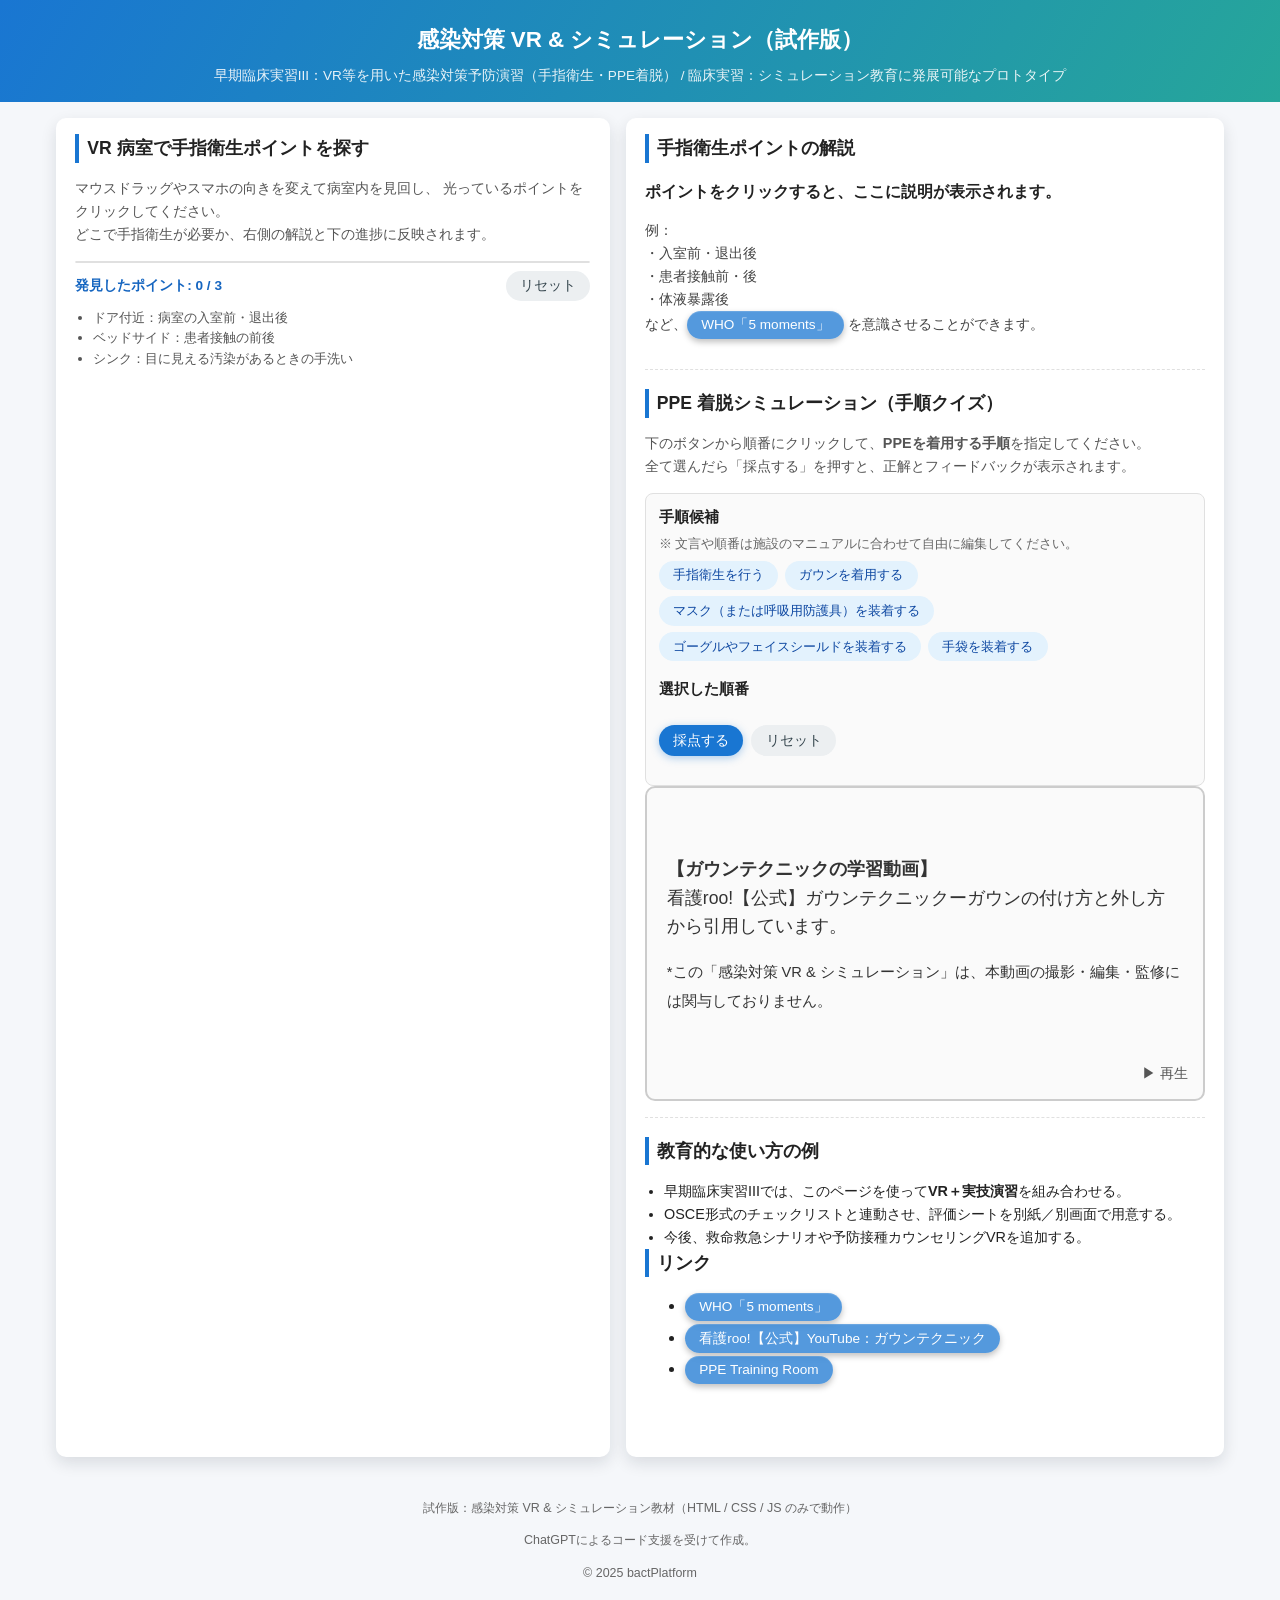
<file: index.html>
<!DOCTYPE html>
<html lang="ja">
  <head>
    <meta charset="UTF-8" />
    <title>感染対策 VR & シミュレーション（試作）</title>
    <meta name="viewport" content="width=device-width, initial-scale=1.0" />
    <!-- A-Frame（VR用） -->
    <script src="https://aframe.io/releases/1.5.0/aframe.min.js"></script>
    <link rel="stylesheet" href="style.css" />
  </head>
  <body>
    <header class="site-header">
      <h1>感染対策 VR & シミュレーション（試作版）</h1>
      <p class="subtitle">
        早期臨床実習III：VR等を用いた感染対策予防演習（手指衛生・PPE着脱） /
        臨床実習：シミュレーション教育に発展可能なプロトタイプ
      </p>
    </header>

    <main class="layout">
      <!-- 左：VR病室エリア -->
      <section class="panel panel-vr">
        <h2>VR 病室で手指衛生ポイントを探す</h2>
        <p class="section-desc">
          マウスドラッグやスマホの向きを変えて病室内を見回し、
          光っているポイントをクリックしてください。<br />
          どこで手指衛生が必要か、右側の解説と下の進捗に反映されます。
        </p>

        <!-- VRシーン -->
        <div class="vr-wrapper">
          <a-scene
            embedded
            renderer="antialias: true"
            vr-mode-ui="enabled: false"
          >
            <!-- 環境光 -->
            <a-entity
              light="type: ambient; color: #ffffff; intensity: 0.8"
            ></a-entity>
            <!-- 天井ライトっぽい -->
            <a-entity
              light="type: point; intensity: 0.7; distance: 10"
              position="0 3 -2"
            ></a-entity>

            <!-- 床 -->
            <a-plane
              position="0 0 -3"
              rotation="-90 0 0"
              width="8"
              height="8"
              color="#e0e0e0"
            ></a-plane>

            <!-- 壁 -->
            <a-box
              position="0 1.5 -7"
              depth="0.2"
              height="3"
              width="8"
              color="#cfd8dc"
            ></a-box>

            <!-- ベッド -->
            <a-box
              position="0 0.6 -4"
              depth="2.2"
              height="0.5"
              width="2.5"
              color="#90caf9"
            ></a-box>
            <!-- ベッドのマット -->
            <a-box
              position="0 1.0 -4"
              depth="2.0"
              height="0.2"
              width="2.3"
              color="#bbdefb"
            ></a-box>
            <!-- ベッドのラベル -->
            <a-text
              value="PATIENT BED"
              position="0 0.9 -2"
              align="center"
              color="#0d47a1"
              width="5"
            >
            </a-text>

            <!-- 患者：寝そべった胴体 -->
            <a-box
              position="0 1.15 -4"
              depth="1.2"
              height="0.35"
              width="1.3"
              color="#ffe0b2"
            >
            </a-box>

            <!-- 患者の頭（球） -->
            <a-sphere position="0.5 1.3 -3.4" radius="0.22" color="#84331F">
            </a-sphere>

            <!-- ドア -->
            <a-box
              position="-3 1.3 -5"
              depth="0.1"
              height="2.4"
              width="1.2"
              color="#8d6e63"
            ></a-box>

            <!-- 手指消毒ディスペンサー（ドア横） -->
            <a-box
              position="-2.35 1.4 -5"
              depth="0.1"
              height="0.4"
              width="0.25"
              color="#ffffff"
            ></a-box>

            <!-- 手洗いシンク -->
            <a-box
              position="3 0.9 -4"
              depth="0.6"
              height="0.4"
              width="1.2"
              color="#b0bec5"
            ></a-box>
            <!-- シンクのラベル -->
            <a-text
              value="SINK"
              position="2.7 1.45 -4"
              align="center"
              color="#004d40"
              width="10"
            >
            </a-text>

            <!-- ホットスポット：ドア前（入室前手指衛生） -->
            <a-sphere
              id="hotspot-door"
              class="clickable hotspot"
              position="-2.4 1.8 -4.8"
              radius="0.15"
              color="#ffca28"
              animation__pulse="property: scale; dir: alternate; dur: 900; loop: true; to: 1.3 1.3 1.3"
            ></a-sphere>

            <!-- ホットスポット：ベッドサイド（患者接触前後） -->
            <a-sphere
              id="hotspot-bed"
              class="clickable hotspot"
              position="0.9 1.5 -3.2"
              radius="0.15"
              color="#ffca28"
              animation__pulse="property: scale; dir: alternate; dur: 900; loop: true; to: 1.3 1.3 1.3"
            ></a-sphere>

            <!-- ホットスポット：シンク（目に見える汚染後など） -->
            <a-sphere
              id="hotspot-sink"
              class="clickable hotspot"
              position="3 1.6 -3.4"
              radius="0.15"
              color="#ffca28"
              animation__pulse="property: scale; dir: alternate; dur: 900; loop: true; to: 1.3 1.3 1.3"
            ></a-sphere>

            <!-- カメラ＋マウス視線カーソル -->
            <a-entity position="0 1.6 0">
              <a-entity camera look-controls></a-entity>
            </a-entity>
            <a-entity
              cursor="rayOrigin: mouse"
              raycaster="objects: .clickable"
            ></a-entity>
          </a-scene>
        </div>

        <!-- 進捗＆ヒント -->
        <div class="vr-status-bar">
          <span id="vr-progress">発見したポイント: 0 / 3</span>
          <span id="vr-complete" class="vr-complete-msg"></span>
          <button id="vr-reset-btn" class="btn secondary vr-reset-btn">
            リセット
          </button>
        </div>
        <ul class="vr-hints">
          <li>ドア付近：病室の入室前・退出後</li>
          <li>ベッドサイド：患者接触の前後</li>
          <li>シンク：目に見える汚染があるときの手洗い</li>
        </ul>
      </section>

      <!-- 右：解説 & PPEシミュレーション -->
      <section class="panel panel-info">
        <div class="info-block">
          <h2>手指衛生ポイントの解説</h2>
          <p id="vr-info-title" class="info-title">
            ポイントをクリックすると、ここに説明が表示されます。
          </p>
          <p id="vr-info-body" class="info-body">
            例：<br />
            ・入室前・退出後<br />
            ・患者接触前・後<br />
            ・体液暴露後<br />
            など、<a
              class="button"
              href="https://www.who.int/publications/m/item/five-moments-for-hand-hygiene"
              target="_blank"
              rel="noopener noreferrer"
              >WHO「5 moments」</a
            >
            を意識させることができます。
          </p>
        </div>

        <div class="info-block">
          <h2>PPE 着脱シミュレーション（手順クイズ）</h2>
          <p class="section-desc">
            下のボタンから順番にクリックして、<strong>PPEを着用する手順</strong>を指定してください。<br />
            全て選んだら「採点する」を押すと、正解とフィードバックが表示されます。
          </p>

          <div class="ppe-quiz">
            <div class="ppe-available">
              <h3>手順候補</h3>
              <p class="small-note">
                ※ 文言や順番は施設のマニュアルに合わせて自由に編集してください。
              </p>
              <div id="ppe-options" class="ppe-options">
                <!-- JSでボタンを生成 -->
              </div>
            </div>

            <div class="ppe-selected">
              <h3>選択した順番</h3>
              <ol id="ppe-sequence" class="ppe-sequence"></ol>
            </div>

            <div class="ppe-actions">
              <button id="ppe-check-btn" class="btn primary">採点する</button>
              <button id="ppe-reset-btn" class="btn secondary">リセット</button>
            </div>

            <div id="ppe-result" class="ppe-result"></div>
          </div>
          <!-- ▼ 説明 → クリックで動画再生に切り替わるコンテナ -->
          <div
            id="video-container"
            style="
              width: 560px;
              height: 315px;
              border: 2px solid #ccc;
              border-radius: 10px;
              display: flex;
              align-items: center;
              justify-content: center;
              background: #fafafa;
              cursor: pointer;
              position: relative;
            "
          >
            <div
              id="video-description"
              style="
                padding: 20px;
                text-align: left;
                font-size: 1.1rem;
                line-height: 1.6;
                color: #333;
              "
            >
              <strong>【ガウンテクニックの学習動画】</strong><br />
              看護roo!【公式】ガウンテクニックーガウンの付け方と外し方<br />
              から引用しています。<br />
              <p>
                <small>
                  *この「感染対策 VR &
                  シミュレーション」は、本動画の撮影・編集・監修には関与しておりません。
                </small>
              </p>
            </div>

            <!-- 再生アイコン（任意で追加） -->
            <div
              style="
                position: absolute;
                bottom: 15px;
                right: 15px;
                font-size: 14px;
                color: #555;
              "
            >
              ▶ 再生
            </div>
          </div>

          <script>
            document
              .getElementById("video-container")
              .addEventListener("click", function () {
                const container = document.getElementById("video-container");

                // iframe を生成
                const iframe = document.createElement("iframe");
                iframe.width = "560";
                iframe.height = "315";
                iframe.src =
                  "https://www.youtube.com/embed/p2LX1baRKGA?autoplay=1";
                iframe.frameBorder = "0";
                iframe.allow =
                  "accelerometer; autoplay; clipboard-write; encrypted-media; gyroscope; picture-in-picture";
                iframe.allowFullscreen = true;

                // コンテナの中身を iframe に置き換える
                container.innerHTML = "";
                container.appendChild(iframe);
              });
          </script>
        </div>

        <div class="info-block">
          <h2>教育的な使い方の例</h2>
          <ul class="usage-list">
            <li>
              早期臨床実習IIIでは、このページを使って<strong>VR＋実技演習</strong>を組み合わせる。
            </li>
            <li>
              OSCE形式のチェックリストと連動させ、評価シートを別紙／別画面で用意する。
            </li>
            <li>
              今後、救命救急シナリオや予防接種カウンセリングVRを追加する。
            </li>
          </ul>
          <h2>リンク</h2>
          <ul class="links-list">
            <li>
              <a
                class="button"
                href="https://www.who.int/publications/m/item/five-moments-for-hand-hygiene"
                target="_blank"
                rel="noopener noreferrer"
                >WHO「5 moments」</a
              >
            </li>
            <li>
              <a
                class="button"
                href="https://www.youtube.com/watch?v=p2LX1baRKGA"
                target="_blank"
                rel="noopener noreferrer"
              >
                看護roo!【公式】YouTube：ガウンテクニック
              </a>
            </li>
            <li>
              <a class="button" href="PPE/index.html"> PPE Training Room </a>
            </li>
          </ul>
        </div>
      </section>
    </main>

    <footer class="site-footer">
      <p>
        試作版：感染対策 VR & シミュレーション教材（HTML / CSS / JS のみで動作）
      </p>
      <p>ChatGPTによるコード支援を受けて作成。</p>
      <p>© 2025 bactPlatform</p>
    </footer>

    <script src="script.js"></script>
    <script>
      document
        .getElementById("video-container")
        .addEventListener("click", function () {
          const container = document.getElementById("video-container");

          // iframe を生成
          const iframe = document.createElement("iframe");
          iframe.width = "560";
          iframe.height = "315";
          iframe.src = "https://www.youtube.com/embed/p2LX1baRKGA?autoplay=1";
          iframe.frameBorder = "0";
          iframe.allow =
            "accelerometer; autoplay; clipboard-write; encrypted-media; gyroscope; picture-in-picture";
          iframe.allowFullscreen = true;

          // コンテナの中身を iframe に置き換える
          container.innerHTML = "";
          container.appendChild(iframe);
        });
    </script>
  </body>
</html>
</file>
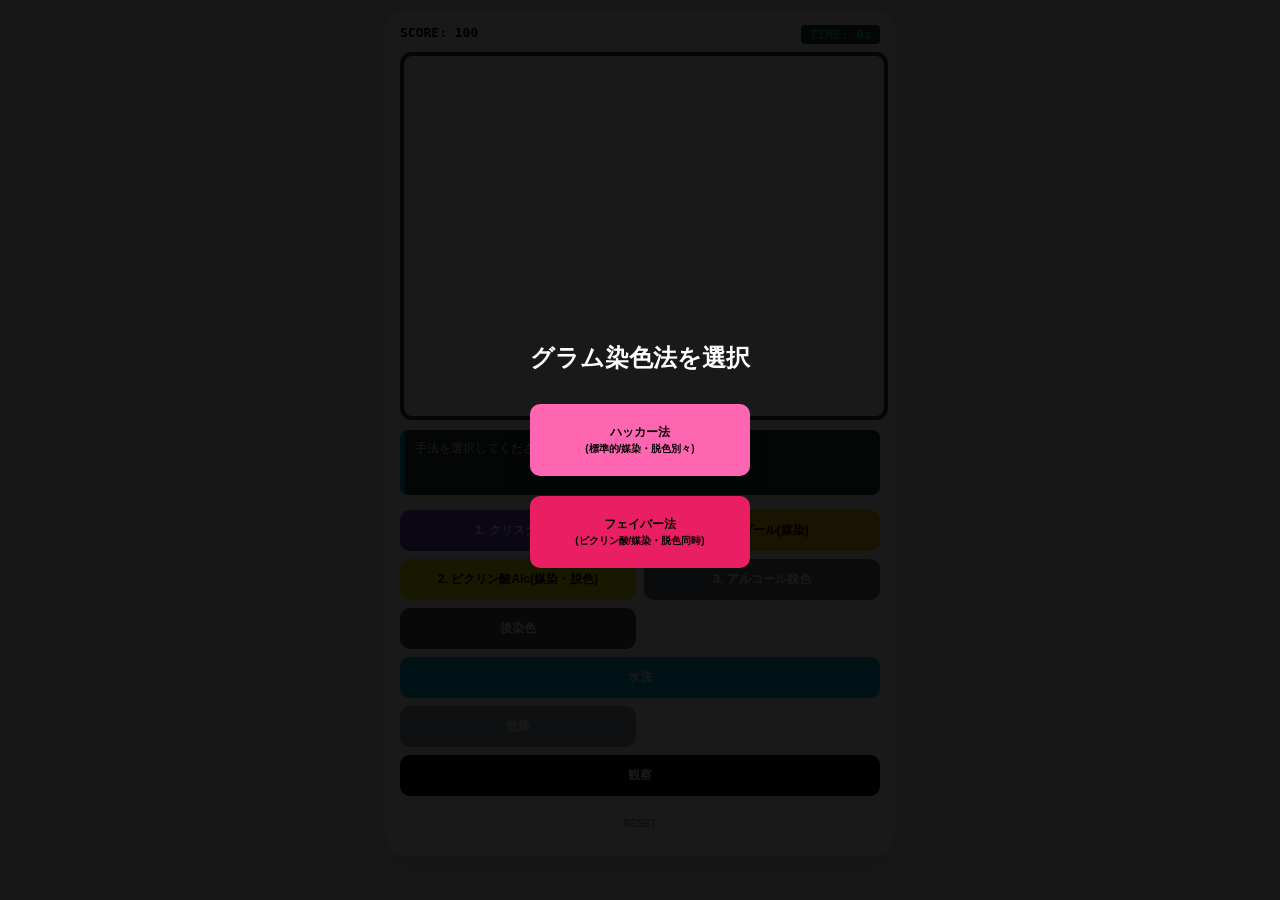
<file: gramStain/index.html>
<!DOCTYPE html>
<html lang="ja">
<head>
    <meta charset="UTF-8">
    <meta name="viewport" content="width=device-width, initial-scale=1.0, maximum-scale=1.0, user-scalable=no">
    <title>Gram Stain Master</title>
    <style>
        :root {
            --cv-color: #6f42c1;
            --lugol-color: #ffc107;
            --pa-color: #f1f508; /* ピクリン酸 */
            --safranin-color: #ff66b2;
            --fuchsin-color: #e91e63;
            --wash-color: #00b4d8;
        }

        body { font-family: -apple-system, sans-serif; background: #eceff1; margin: 0; display: flex; justify-content: center; padding: 10px; }
        .app-container { width: 100%; max-width: 480px; background: white; border-radius: 20px; padding: 15px; box-shadow: 0 10px 30px rgba(0,0,0,0.1); }
        
        /* 顕微鏡ビュー */
        .microscope-view {
            width: 100%; aspect-ratio: 4/3; background: #fff; border: 4px solid #333; border-radius: 12px;
            margin-bottom: 10px; position: relative; overflow: hidden; display: flex; flex-wrap: wrap; align-content: center; justify-content: center;
        }
        .bacillus { width: 30px; height: 8px; margin: 6px; border-radius: 5px; background: rgba(0,0,0,0.05); transition: all 0.5s; }

        /* パネル情報 */
        .info-panel { display: flex; justify-content: space-between; margin-bottom: 8px; font-weight: bold; font-family: monospace; }
        .timer-badge { background: #263238; color: #00e676; padding: 2px 8px; border-radius: 4px; }
        .status-box { background: #263238; color: #fff; padding: 10px; border-radius: 8px; margin-bottom: 15px; font-size: 12px; min-height: 45px; border-left: 5px solid var(--wash-color); }

        /* ボタンUI */
        .grid-controls { display: grid; grid-template-columns: 1fr 1fr; gap: 8px; }
        button { padding: 12px 5px; border: none; border-radius: 10px; font-weight: bold; font-size: 12px; cursor: pointer; transition: 0.2s; -webkit-tap-highlight-color: transparent; }
        button:active { transform: scale(0.96); }
        
        .btn-cv { background: var(--cv-color); color: white; }
        .btn-lugol { background: var(--lugol-color); }
        .btn-pa { background: var(--pa-color); color: black; }
        .btn-counter { background: #555; color: white; }
        .btn-wash { background: var(--wash-color); color: white; grid-column: span 2; }
        .btn-dry { background: #90a4ae; color: white; }
        .btn-obs { background: #000; color: white; grid-column: span 2; }

        /* セレクター画面 */
        #selector-screen, #result-screen {
            position: fixed; top:0; left:0; width:100%; height:100%; background:rgba(0,0,0,0.9);
            z-index:1000; display: flex; flex-direction: column; align-items: center; justify-content: center; color: white; text-align: center;
        }
    </style>
</head>
<body>

<!-- 手法選択 -->
<div id="selector-screen">
    <h2>グラム染色法を選択</h2>
    <button onclick="init('hucker')" style="background:var(--safranin-color); width:220px; margin:10px; padding:20px;">ハッカー法<br><small>(標準的/媒染・脱色別々)</small></button>
    <button onclick="init('favor')" style="background:var(--fuchsin-color); width:220px; margin:10px; padding:20px;">フェイバー法<br><small>(ピクリン酸/媒染・脱色同時)</small></button>
</div>

<div class="app-container">
    <div class="info-panel">
        <div>SCORE: <span id="score">100</span></div>
        <div class="timer-badge">TIME: <span id="timer">0</span>s</div>
    </div>
    <div class="microscope-view" id="view"></div>
    <div class="status-box" id="msg">手法を選択してください。</div>

    <div class="grid-controls">
        <button class="btn-cv" onclick="act('cv')">1. クリスタル紫</button>
        <button class="btn-lugol" id="btn-lugol" onclick="act('lugol')">2. ルゴール(媒染)</button>
        <button class="btn-pa" id="btn-pa" onclick="act('pa')">2. ピクリン酸Alc(媒染・脱色)</button>
        <button class="btn-alc" id="btn-alc" onclick="act('alc')" style="background:#6c757d; color:white;">3. アルコール脱色</button>
        <button class="btn-counter" id="btn-counter" onclick="act('counter')">後染色</button>
        <button class="btn-wash" onclick="act('wash')">水洗</button>
        <button class="btn-dry" onclick="act('dry')">乾燥</button>
        <button class="btn-obs" onclick="act('obs')">観察</button>
    </div>
    <button onclick="location.reload()" style="width:100%; margin-top:10px; background:none; border:none; color:#999; font-size:10px;">RESET</button>
</div>

<div id="result-screen" style="display:none;">
    <h1 id="res-score"></h1>
    <p id="res-type" style="font-size:20px; color:var(--lugol-color);"></p>
    <p id="res-comm" style="padding:20px; line-height:1.6;"></p>
    <button onclick="location.reload()" style="padding:10px 30px; border-radius:20px; border:none;">トップに戻る</button>
</div>

<script>
    let mode = ''; // 'hucker' or 'favor'
    let stepIdx = 0;
    let score = 100;
    const isPositive = Math.random() > 0.5;
    
    // 手順の定義
    const orders = {
        hucker: ['cv', 'wash', 'lugol', 'wash', 'alc', 'wash', 'counter', 'wash', 'dry', 'obs'],
        favor:  ['cv', 'wash', 'pa', 'wash', 'counter', 'wash', 'dry', 'obs']
    };

    const config = {
        cv: { name: "クリスタル紫", time: 60, color: '#6f42c1' },
        lugol: { name: "ルゴール媒染", time: 60, color: '#2e1a47' },
        pa: { name: "ピクリン酸アルコール", time: 20, color: '#f1f508' },
        alc: { name: "アルコール脱色", time: 20, color: '#fff' },
        counter: { name: "後染色", time: 30 },
        dry: { name: "乾燥", time: 60 },
        wash: { name: "水洗", time: 5 }
    };

    function init(m) {
        mode = m;
        document.getElementById('selector-screen').style.display = 'none';
        document.getElementById('msg').innerText = `${mode === 'hucker' ? 'ハッカー' : 'フェイバー'}法を開始します。まずはクリスタル紫から。`;
        
        // 不要なボタンを非表示
        if (mode === 'favor') {
            document.getElementById('btn-lugol').style.display = 'none';
            document.getElementById('btn-alc').style.display = 'none';
            document.getElementById('btn-counter').innerText = "3. フクシン染色";
            document.getElementById('btn-counter').style.background = 'var(--fuchsin-color)';
        } else {
            document.getElementById('btn-pa').style.display = 'none';
            document.getElementById('btn-counter').innerText = "4. サフラニン染色";
            document.getElementById('btn-counter').style.background = 'var(--safranin-color)';
        }

        const view = document.getElementById('view');
        for (let i = 0; i < 40; i++) {
            const b = document.createElement('div');
            b.className = 'bacillus';
            b.style.transform = `rotate(${Math.random() * 360}deg)`;
            view.appendChild(b);
        }
    }

    async function act(clicked) {
        const expected = orders[mode][stepIdx];
        if (clicked !== expected) {
            score -= 10;
            document.getElementById('score').innerText = score;
            document.getElementById('msg').innerHTML = `<span style="color:red;">【手順ミス】次は ${config[expected] ? config[expected].name : '水洗'} が必要です。</span>`;
            return;
        }

        const data = config[clicked];
        if (data && data.time > 0) {
            document.getElementById('msg').innerText = `${data.name}中...`;
            await new Promise(r => {
                let c = 0;
                let itv = setInterval(() => {
                    c++; document.getElementById('timer').innerText = c;
                    if(c >= data.time) { clearInterval(itv); r(); }
                }, 10);
            });
        }

        updateVisuals(clicked);
        stepIdx++;
        if (clicked === 'obs') finish();
        else document.getElementById('msg').innerText = `${getStepName(clicked)}完了。次へ。`;
    }

    function updateVisuals(c) {
        const bacs = document.querySelectorAll('.bacillus');
        const view = document.getElementById('view');
        if (c === 'cv') {
            view.style.background = 'rgba(111,66,193,0.1)';
            bacs.forEach(b => b.style.background = 'var(--cv-color)');
        } else if (c === 'wash') {
            view.style.background = '#fff';
        } else if (c === 'lugol') {
            bacs.forEach(b => b.style.background = '#2e1a47');
        } else if (c === 'pa') {
            view.style.background = 'rgba(241, 245, 8, 0.2)';
            bacs.forEach(b => {
                if(isPositive) b.style.background = '#2e1a47'; // 媒染保護
                else b.style.background = 'rgba(0,0,0,0.05)'; // 脱色
            });
        } else if (c === 'alc') {
            bacs.forEach(b => { if(!isPositive) b.style.background = 'rgba(0,0,0,0.05)'; });
        } else if (c === 'counter') {
            const color = (mode === 'hucker') ? 'var(--safranin-color)' : 'var(--fuchsin-color)';
            bacs.forEach(b => { if(!isPositive) b.style.background = color; });
        } else if (c === 'dry') {
            view.style.filter = "grayscale(0.3) contrast(1.2)";
        }
    }

    function getStepName(s) {
        if(s === 'wash') return "水洗";
        return config[s].name;
    }

    function finish() {
        const screen = document.getElementById('result-screen');
        screen.style.display = 'flex';
        document.getElementById('res-score').innerText = score + " 点";
        const type = isPositive ? "GPR (グラム陽性桿菌)" : "GNR (グラム陰性桿菌)";
        document.getElementById('res-type').innerText = type;
        
        let comm = mode === 'hucker' 
            ? "【ハッカー法解説】ルゴールで色素を固定し、アルコールで脱色する標準的な手法です。" 
            : "【フェイバー法解説】ピクリン酸アルコールにより媒染（陽性菌保護）と脱色（陰性菌）を同時に行いました。";
        
        document.getElementById('res-comm').innerText = comm + (score === 100 ? "\n\n手順は完璧です！" : "\n\n手順に誤りがありました。復習しましょう。");
    }
</script>
</body>
</html>
</file>
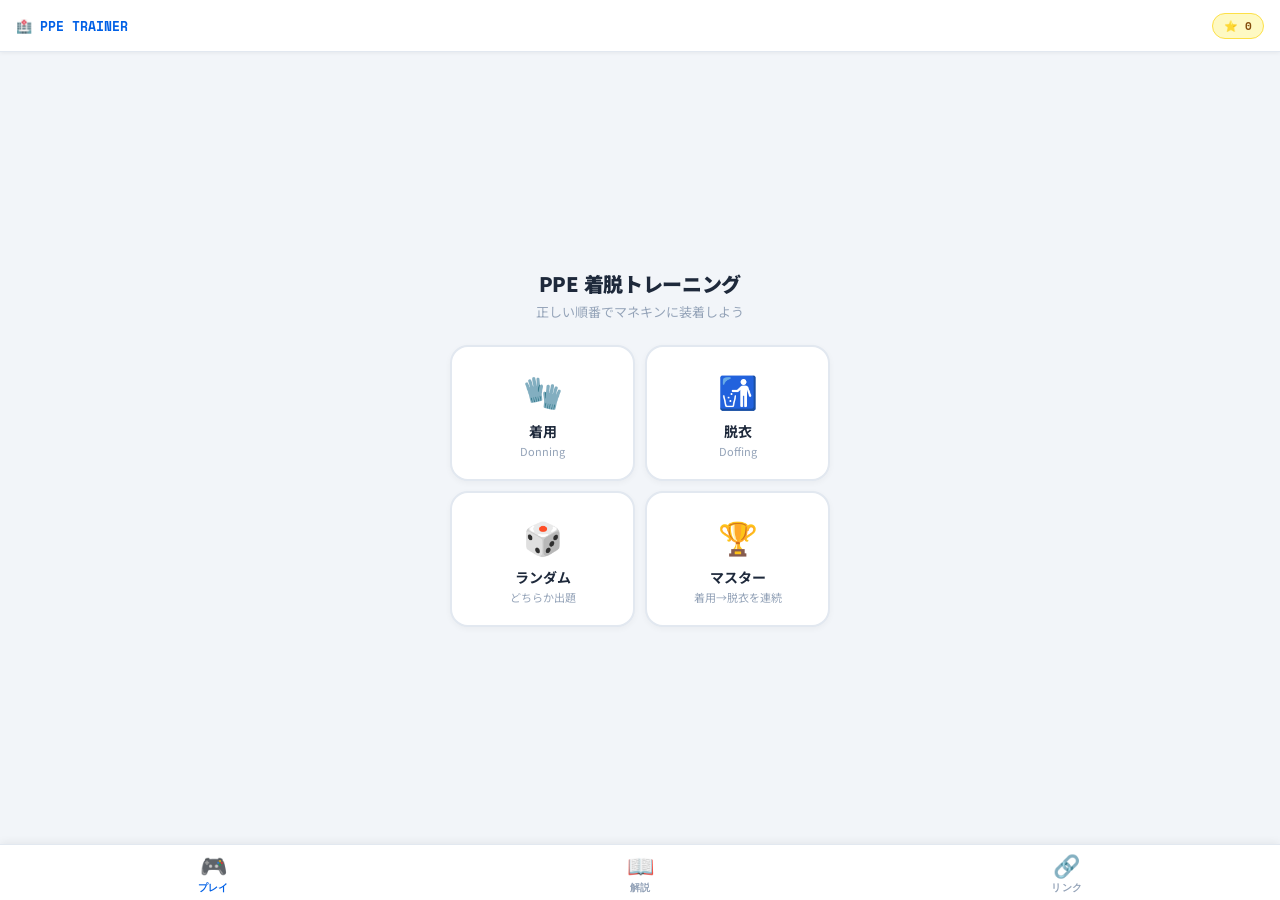
<file: PPE/index.html>
<!DOCTYPE html>
<html lang="ja">
<head>
<meta charset="UTF-8">
<meta name="viewport" content="width=device-width, initial-scale=1.0, maximum-scale=1.0, user-scalable=no">
<meta name="apple-mobile-web-app-capable" content="yes">
<meta name="apple-mobile-web-app-status-bar-style" content="default">
<title>PPE着脱トレーニング</title>
<style>
@import url('https://fonts.googleapis.com/css2?family=Noto+Sans+JP:wght@400;500;700;900&family=Space+Mono:wght@400;700&display=swap');

/* ── RESET & BASE ── */
*, *::before, *::after { box-sizing: border-box; margin: 0; padding: 0; -webkit-tap-highlight-color: transparent; }
html { -webkit-text-size-adjust: 100%; }

:root {
  --bg: #f2f5f9;
  --surface: #ffffff;
  --card: #f8fafc;
  --border: #e2e8f0;
  --accent: #0060e6;
  --accent-light: #e8f0ff;
  --success: #059669;
  --error: #dc2626;
  --warning: #d97706;
  --text: #1e293b;
  --muted: #94a3b8;
  --tab-h: 56px;
  --header-h: 52px;
  --safe-bottom: env(safe-area-inset-bottom, 0px);
}

body {
  font-family: 'Noto Sans JP', sans-serif;
  background: var(--bg);
  color: var(--text);
  height: 100dvh;
  display: flex;
  flex-direction: column;
  overflow: hidden;
}

/* ── HEADER ── */
header {
  height: var(--header-h);
  background: var(--surface);
  border-bottom: 1px solid var(--border);
  display: flex;
  align-items: center;
  justify-content: space-between;
  padding: 0 16px;
  flex-shrink: 0;
  box-shadow: 0 1px 4px rgba(0,0,0,0.06);
  position: relative;
  z-index: 10;
}
.logo {
  font-family: 'Space Mono', monospace;
  font-size: 13px;
  font-weight: 700;
  color: var(--accent);
}
.header-pills { display: flex; gap: 8px; align-items: center; }
.pill {
  border-radius: 999px;
  padding: 4px 11px;
  font-family: 'Space Mono', monospace;
  font-size: 11px;
  font-weight: 700;
  white-space: nowrap;
}
.pill-score { background: #fef9c3; border: 1px solid #fde047; color: #854d0e; }
.pill-streak { background: #fee2e2; border: 1px solid #fca5a5; color: #991b1b; display: none; }
.pill-streak.visible { display: block; }

/* ── CONTENT AREA ── */
.content-area {
  flex: 1;
  overflow: hidden;
  position: relative;
}

/* ── TAB PANELS ── */
.tab-panel {
  position: absolute;
  inset: 0;
  overflow-y: auto;
  -webkit-overflow-scrolling: touch;
  display: none;
  flex-direction: column;
}
.tab-panel.active { display: flex; }

/* ── BOTTOM TABS ── */
.bottom-tabs {
  height: calc(var(--tab-h) + var(--safe-bottom));
  padding-bottom: var(--safe-bottom);
  background: var(--surface);
  border-top: 1px solid var(--border);
  display: flex;
  flex-shrink: 0;
  box-shadow: 0 -2px 8px rgba(0,0,0,0.06);
}
.tab-btn {
  flex: 1;
  display: flex;
  flex-direction: column;
  align-items: center;
  justify-content: center;
  gap: 3px;
  background: none;
  border: none;
  cursor: pointer;
  color: var(--muted);
  transition: color 0.18s;
  padding: 6px 4px 0;
}
.tab-btn.active { color: var(--accent); }
.tab-btn .tab-icon { font-size: 22px; line-height: 1; }
.tab-btn .tab-label { font-size: 10px; font-weight: 700; letter-spacing: 0.3px; }

/* ═══════════════════════════════════
   PLAY TAB
═══════════════════════════════════ */

/* HOME (mode select) */
.play-home {
  flex: 1;
  display: flex;
  flex-direction: column;
  align-items: center;
  justify-content: center;
  padding: 24px 20px;
  gap: 0;
}
.play-home-title { font-size: 20px; font-weight: 900; text-align: center; letter-spacing: -0.3px; margin-bottom: 4px; }
.play-home-sub { font-size: 13px; color: var(--muted); text-align: center; margin-bottom: 24px; }
.mode-grid {
  display: grid;
  grid-template-columns: 1fr 1fr;
  gap: 10px;
  width: 100%;
  max-width: 380px;
}
.mode-card {
  background: var(--surface);
  border: 2px solid var(--border);
  border-radius: 18px;
  padding: 20px 12px;
  cursor: pointer;
  text-align: center;
  transition: all 0.18s;
  box-shadow: 0 2px 6px rgba(0,0,0,0.04);
}
.mode-card:hover, .mode-card:focus { border-color: var(--accent); transform: translateY(-2px); box-shadow: 0 6px 18px rgba(0,96,230,0.12); outline: none; }
.mode-card:active { transform: scale(0.97); }
.mc-icon { font-size: 32px; display: block; margin-bottom: 8px; }
.mc-title { font-size: 14px; font-weight: 700; }
.mc-sub { font-size: 11px; color: var(--muted); margin-top: 2px; }

/* GAME SCREEN */
.play-game { flex: 1; display: none; flex-direction: column; }
.play-game.visible { display: flex; }

.mode-banner {
  background: var(--accent);
  color: white;
  text-align: center;
  padding: 8px 16px;
  font-size: 13px;
  font-weight: 700;
  letter-spacing: 0.8px;
  flex-shrink: 0;
}
.mode-banner.doffing { background: #7c3aed; }

.prog-row {
  display: flex;
  align-items: center;
  gap: 10px;
  padding: 8px 16px;
  background: var(--surface);
  border-bottom: 1px solid var(--border);
  flex-shrink: 0;
}
.prog-track { flex: 1; height: 5px; background: var(--border); border-radius: 999px; overflow: hidden; }
.prog-fill { height: 100%; background: linear-gradient(90deg, var(--accent), #60a5fa); border-radius: 999px; transition: width 0.45s cubic-bezier(0.4,0,0.2,1); }
.prog-text { font-family: 'Space Mono', monospace; font-size: 11px; color: var(--muted); white-space: nowrap; }

.game-scroll {
  flex: 1;
  overflow-y: auto;
  -webkit-overflow-scrolling: touch;
  padding: 12px 16px 20px;
  display: flex;
  flex-direction: column;
  align-items: center;
  gap: 12px;
}

/* MANNEQUIN */
.mannequin-card {
  width: 100%;
  max-width: 360px;
  background: var(--surface);
  border: 1.5px solid var(--border);
  border-radius: 20px;
  padding: 14px 12px 10px;
  display: flex;
  flex-direction: column;
  align-items: center;
  box-shadow: 0 3px 12px rgba(0,0,0,0.05);
}
.mcard-label { font-size: 11px; color: var(--muted); text-transform: uppercase; letter-spacing: 1.5px; margin-bottom: 8px; }

.svg-wrap {
  width: 160px;
  height: 232px;
  position: relative;
  flex-shrink: 0;
}
.svg-wrap svg { width: 100%; height: 100%; }

.ppe-layer {
  position: absolute;
  inset: 0;
  pointer-events: none;
  opacity: 0;
  transform: scale(0.9) translateY(8px);
  transition: opacity 0.35s ease, transform 0.35s cubic-bezier(0.175,0.885,0.32,1.275);
}
.ppe-layer.worn { opacity: 1; transform: scale(1) translateY(0); }
.ppe-layer.removing { opacity: 0; transform: scale(0.9) translateY(6px); transition: opacity 0.25s, transform 0.25s; }

.worn-strip {
  display: flex;
  flex-wrap: wrap;
  gap: 5px;
  justify-content: center;
  margin-top: 8px;
  min-height: 24px;
}
.worn-chip {
  background: #d1fae5;
  border: 1px solid #6ee7b7;
  border-radius: 999px;
  padding: 2px 9px;
  font-size: 11px;
  color: #065f46;
  font-weight: 700;
  animation: chipIn 0.3s cubic-bezier(0.175,0.885,0.32,1.275);
}
@keyframes chipIn { from { transform: scale(0.4); opacity: 0; } to { transform: scale(1); opacity: 1; } }

/* INSTRUCTION */
.inst-card {
  width: 100%;
  max-width: 360px;
  background: var(--surface);
  border: 1.5px solid var(--border);
  border-radius: 16px;
  padding: 13px 15px;
  box-shadow: 0 2px 6px rgba(0,0,0,0.04);
  position: relative;
  overflow: hidden;
}
.inst-card::before {
  content: '';
  position: absolute;
  top: 0; left: 0; right: 0;
  height: 3px;
  background: linear-gradient(90deg, var(--accent), #60a5fa);
}
.inst-q { font-size: 14px; font-weight: 700; margin-bottom: 2px; }
.inst-s { font-size: 11px; color: var(--muted); }
.hint-box {
  margin-top: 9px;
  padding: 7px 11px;
  background: #fffbeb;
  border: 1px solid #fcd34d;
  border-radius: 9px;
  font-size: 11px;
  color: #78350f;
  display: none;
}
.hint-box.visible { display: block; }

/* PPE BUTTONS */
.ppe-grid {
  width: 100%;
  max-width: 360px;
  display: grid;
  gap: 8px;
  grid-template-columns: repeat(3, 1fr);
}
.ppe-grid.cols2 { grid-template-columns: repeat(2, 1fr); }

.ppe-btn {
  background: var(--surface);
  border: 2px solid var(--border);
  border-radius: 15px;
  padding: 13px 8px;
  cursor: pointer;
  text-align: center;
  transition: border-color 0.15s, transform 0.12s, box-shadow 0.15s;
  box-shadow: 0 2px 5px rgba(0,0,0,0.04);
}
.ppe-btn:hover { border-color: var(--accent); transform: translateY(-2px); box-shadow: 0 5px 14px rgba(0,96,230,0.1); }
.ppe-btn:active { transform: scale(0.95); }
.pb-em { font-size: 28px; display: block; margin-bottom: 4px; pointer-events: none; }
.pb-nm { font-size: 10px; color: var(--muted); font-weight: 700; pointer-events: none; }

@keyframes shake {
  0%,100%{transform:translateX(0) rotate(0)}
  18%{transform:translateX(-7px) rotate(-3deg)}
  36%{transform:translateX(7px) rotate(3deg)}
  54%{transform:translateX(-4px)}
  72%{transform:translateX(4px)}
}
.ppe-btn.shake { animation: shake 0.44s ease; border-color: var(--error) !important; }

@keyframes flashGreen {
  0%{border-color:var(--border);background:var(--surface)}
  40%{border-color:var(--success);background:#d1fae5}
  100%{border-color:var(--border);background:var(--surface)}
}
.ppe-btn.flash-ok { animation: flashGreen 0.4s ease; }

/* COMPLETION */
.play-done { flex: 1; display: none; flex-direction: column; align-items: center; padding: 24px 20px 32px; overflow-y: auto; }
.play-done.visible { display: flex; }
.done-em { font-size: 60px; text-align: center; margin-bottom: 10px; animation: emBounce 0.65s cubic-bezier(0.175,0.885,0.32,1.275); }
@keyframes emBounce { 0%{transform:scale(0) rotate(-12deg)} 65%{transform:scale(1.12) rotate(3deg)} 100%{transform:scale(1) rotate(0)} }
.done-title { font-size: 20px; font-weight: 900; text-align: center; }
.done-sub { font-size: 12px; color: var(--muted); margin-top: 3px; text-align: center; }
.stars { font-size: 26px; margin: 8px 0 18px; text-align: center; }

.stats-row {
  display: grid;
  grid-template-columns: repeat(3, 1fr);
  gap: 8px;
  width: 100%;
  max-width: 360px;
  margin-bottom: 16px;
}
.stat-box { background: var(--surface); border: 1px solid var(--border); border-radius: 14px; padding: 11px 8px; text-align: center; }
.stat-val { font-family: 'Space Mono', monospace; font-size: 20px; font-weight: 700; color: var(--accent); }
.stat-key { font-size: 10px; color: var(--muted); margin-top: 2px; }

.review-card {
  width: 100%;
  max-width: 360px;
  background: var(--surface);
  border: 1px solid var(--border);
  border-radius: 16px;
  padding: 14px;
  margin-bottom: 16px;
}
.review-card h3 { font-size: 11px; color: var(--muted); text-transform: uppercase; letter-spacing: 1.5px; margin-bottom: 10px; }
.rv-step { display: flex; align-items: flex-start; gap: 9px; padding: 7px 0; border-bottom: 1px solid var(--border); }
.rv-step:last-child { border-bottom: none; }
.rv-num { font-family: 'Space Mono', monospace; font-size: 10px; background: var(--accent); color: white; border-radius: 5px; width: 18px; height: 18px; display: flex; align-items: center; justify-content: center; flex-shrink: 0; margin-top: 2px; }
.rv-emoji { font-size: 17px; flex-shrink: 0; }
.rv-name { font-size: 13px; font-weight: 700; }
.rv-reason { font-size: 11px; color: var(--muted); }

.btn-a {
  width: 100%;
  max-width: 360px;
  padding: 15px;
  border-radius: 13px;
  font-family: 'Noto Sans JP', sans-serif;
  font-size: 14px;
  font-weight: 700;
  cursor: pointer;
  border: none;
  transition: all 0.18s;
  margin-bottom: 8px;
}
.btn-a.primary { background: var(--accent); color: white; box-shadow: 0 4px 14px rgba(0,96,230,0.22); }
.btn-a.primary:hover { background: #0050c4; transform: translateY(-1px); }
.btn-a.ghost { background: var(--surface); color: var(--text); border: 2px solid var(--border); }
.btn-a.ghost:hover { border-color: var(--accent); }

/* ═══════════════════════════════════
   GUIDE TAB
═══════════════════════════════════ */
.guide-content { padding: 20px 16px 32px; max-width: 520px; margin: 0 auto; width: 100%; }

.guide-section { margin-bottom: 28px; }
.guide-section h2 {
  font-size: 16px;
  font-weight: 900;
  margin-bottom: 12px;
  padding-bottom: 8px;
  border-bottom: 2px solid var(--accent-light);
  color: var(--text);
  display: flex;
  align-items: center;
  gap: 7px;
}
.guide-section p { font-size: 13px; line-height: 1.75; color: #334155; margin-bottom: 10px; }
.guide-section ul { padding-left: 0; list-style: none; }
.guide-section li {
  font-size: 13px;
  line-height: 1.7;
  color: #334155;
  padding: 6px 0 6px 20px;
  border-bottom: 1px solid var(--border);
  position: relative;
}
.guide-section li::before { content: '›'; position: absolute; left: 6px; color: var(--accent); font-weight: 700; }

/* Sequence cards */
.seq-card {
  background: var(--surface);
  border: 1.5px solid var(--border);
  border-radius: 16px;
  padding: 14px;
  margin-bottom: 10px;
  box-shadow: 0 2px 6px rgba(0,0,0,0.04);
}
.seq-card-title {
  font-size: 12px;
  font-weight: 700;
  color: var(--accent);
  text-transform: uppercase;
  letter-spacing: 1px;
  margin-bottom: 10px;
}
.seq-card-title.doffing { color: #7c3aed; }
.seq-step {
  display: flex;
  align-items: flex-start;
  gap: 10px;
  padding: 7px 0;
  border-bottom: 1px solid var(--border);
}
.seq-step:last-child { border-bottom: none; }
.seq-num {
  width: 22px; height: 22px;
  background: var(--accent);
  color: white;
  border-radius: 7px;
  font-family: 'Space Mono', monospace;
  font-size: 10px;
  font-weight: 700;
  display: flex; align-items: center; justify-content: center;
  flex-shrink: 0;
  margin-top: 1px;
}
.seq-num.doffing { background: #7c3aed; }
.seq-em { font-size: 18px; flex-shrink: 0; }
.seq-text .seq-name { font-size: 13px; font-weight: 700; }
.seq-text .seq-why { font-size: 11px; color: var(--muted); margin-top: 1px; }

.howto-step {
  display: flex;
  gap: 12px;
  padding: 10px 0;
  border-bottom: 1px solid var(--border);
  align-items: flex-start;
}
.howto-step:last-child { border-bottom: none; }
.howto-num {
  width: 26px; height: 26px;
  background: var(--accent-light);
  color: var(--accent);
  border-radius: 8px;
  font-family: 'Space Mono', monospace;
  font-size: 12px;
  font-weight: 700;
  display: flex; align-items: center; justify-content: center;
  flex-shrink: 0;
}
.howto-text { font-size: 13px; line-height: 1.65; color: #334155; padding-top: 4px; }
.howto-text b { color: var(--text); }

/* ═══════════════════════════════════
   LINKS TAB
═══════════════════════════════════ */
.links-content { padding: 20px 16px 32px; max-width: 520px; margin: 0 auto; width: 100%; }

.links-content h2 {
  font-size: 16px;
  font-weight: 900;
  margin-bottom: 14px;
  padding-bottom: 8px;
  border-bottom: 2px solid var(--accent-light);
  display: flex;
  align-items: center;
  gap: 7px;
}

.link-card {
  background: var(--surface);
  border: 1.5px solid var(--border);
  border-radius: 16px;
  padding: 16px;
  margin-bottom: 12px;
  box-shadow: 0 2px 6px rgba(0,0,0,0.04);
  transition: border-color 0.18s, box-shadow 0.18s;
  display: block;
  text-decoration: none;
  color: inherit;
}
.link-card:hover { border-color: var(--accent); box-shadow: 0 5px 18px rgba(0,96,230,0.1); }
.link-top { display: flex; align-items: flex-start; gap: 12px; }
.link-icon { font-size: 28px; flex-shrink: 0; margin-top: 2px; }
.link-body { flex: 1; min-width: 0; }
.link-title { font-size: 14px; font-weight: 700; color: var(--accent); text-decoration: none; margin-bottom: 3px; line-height: 1.4; }
.link-org { font-size: 11px; color: var(--muted); margin-bottom: 5px; }
.link-desc { font-size: 12px; color: #475569; line-height: 1.6; }
.link-note {
  margin-top: 10px;
  padding: 8px 11px;
  background: #fffbeb;
  border: 1px solid #fcd34d;
  border-radius: 9px;
  font-size: 11px;
  color: #78350f;
  line-height: 1.5;
}
.link-url {
  display: inline-flex;
  align-items: center;
  gap: 4px;
  margin-top: 10px;
  font-size: 11px;
  color: var(--accent);
  font-family: 'Space Mono', monospace;
  word-break: break-all;
}

.links-note {
  background: #f0f7ff;
  border: 1px solid #bfdbfe;
  border-radius: 12px;
  padding: 13px 15px;
  font-size: 12px;
  color: #1e40af;
  line-height: 1.65;
  margin-top: 6px;
}

/* ── TOAST ── */
.toast {
  position: fixed;
  bottom: calc(var(--tab-h) + var(--safe-bottom) + 12px);
  left: 50%;
  transform: translateX(-50%) translateY(16px);
  background: #1e293b;
  color: white;
  border-radius: 14px;
  padding: 11px 20px;
  font-size: 13px;
  font-weight: 700;
  opacity: 0;
  pointer-events: none;
  transition: all 0.26s ease;
  white-space: nowrap;
  z-index: 999;
  max-width: 88vw;
  text-align: center;
  box-shadow: 0 8px 28px rgba(0,0,0,0.18);
}
.toast.show { opacity: 1; transform: translateX(-50%) translateY(0); }
.toast.ok { background: var(--success); }
.toast.ng { background: var(--error); }

/* ── FOOTER ── */
footer {
  display: none; /* shown inside links tab */
}
.footer-inner {
  padding: 16px;
  font-size: 10px;
  color: var(--muted);
  line-height: 1.7;
  text-align: center;
  border-top: 1px solid var(--border);
  margin-top: 8px;
}
</style>
</head>
<body>

<!-- ── HEADER ── -->
<header>
  <div class="logo">🏥 PPE TRAINER</div>
  <div class="header-pills">
    <div class="pill pill-streak" id="streakPill">🔥 <span id="streakNum">0</span></div>
    <div class="pill pill-score">⭐ <span id="scoreNum">0</span></div>
  </div>
</header>

<!-- ── CONTENT ── -->
<div class="content-area">

  <!-- ═══ PLAY TAB ═══ -->
  <div class="tab-panel active" id="tabPlay">

    <!-- HOME -->
    <div class="play-home" id="playHome">
      <div class="play-home-title">PPE 着脱トレーニング</div>
      <div class="play-home-sub">正しい順番でマネキンに装着しよう</div>
      <div class="mode-grid">
        <div class="mode-card" tabindex="0" onclick="startGame('donning')" onkeydown="if(event.key==='Enter')startGame('donning')">
          <span class="mc-icon">🧤</span>
          <div class="mc-title">着用</div>
          <div class="mc-sub">Donning</div>
        </div>
        <div class="mode-card" tabindex="0" onclick="startGame('doffing')" onkeydown="if(event.key==='Enter')startGame('doffing')">
          <span class="mc-icon">🚮</span>
          <div class="mc-title">脱衣</div>
          <div class="mc-sub">Doffing</div>
        </div>
        <div class="mode-card" tabindex="0" onclick="startGame('random')" onkeydown="if(event.key==='Enter')startGame('random')">
          <span class="mc-icon">🎲</span>
          <div class="mc-title">ランダム</div>
          <div class="mc-sub">どちらか出題</div>
        </div>
        <div class="mode-card" tabindex="0" onclick="startGame('master')" onkeydown="if(event.key==='Enter')startGame('master')">
          <span class="mc-icon">🏆</span>
          <div class="mc-title">マスター</div>
          <div class="mc-sub">着用→脱衣を連続</div>
        </div>
      </div>
    </div>

    <!-- GAME -->
    <div class="play-game" id="playGame">
      <div class="mode-banner" id="modeBanner">着用（Donning）</div>
      <div class="prog-row">
        <div class="prog-track"><div class="prog-fill" id="progFill" style="width:0%"></div></div>
        <div class="prog-text" id="progText">0 / 0</div>
      </div>
      <div class="game-scroll">

        <!-- Mannequin -->
        <div class="mannequin-card">
          <div class="mcard-label" id="mcLabel">まだ何も着ていません</div>
          <div class="svg-wrap" id="svgWrap">

            <!-- Base body -->
            <svg viewBox="0 0 180 260" xmlns="http://www.w3.org/2000/svg">
              <rect x="55" y="95" width="70" height="90" rx="12" fill="#d4b896"/>
              <rect x="78" y="78" width="24" height="22" rx="6" fill="#c9a87a"/>
              <ellipse cx="90" cy="58" rx="30" ry="34" fill="#d4b896"/>
              <ellipse cx="80" cy="52" rx="4" ry="4.5" fill="white"/>
              <ellipse cx="100" cy="52" rx="4" ry="4.5" fill="white"/>
              <circle cx="80" cy="53" r="2.5" fill="#3a2a1a"/>
              <circle cx="100" cy="53" r="2.5" fill="#3a2a1a"/>
              <path d="M75 46 Q80 43 85 46" stroke="#7a5c3a" stroke-width="2" fill="none" stroke-linecap="round"/>
              <path d="M95 46 Q100 43 105 46" stroke="#7a5c3a" stroke-width="2" fill="none" stroke-linecap="round"/>
              <ellipse cx="90" cy="60" rx="3" ry="3.5" fill="#c08060" opacity="0.6"/>
              <path d="M83 68 Q90 74 97 68" stroke="#a06040" stroke-width="2.5" fill="none" stroke-linecap="round"/>
              <ellipse cx="90" cy="30" rx="30" ry="14" fill="#4a3020"/>
              <rect x="60" y="25" width="60" height="18" rx="8" fill="#4a3020"/>
              <ellipse cx="60" cy="56" rx="7" ry="9" fill="#c9a87a"/>
              <ellipse cx="120" cy="56" rx="7" ry="9" fill="#c9a87a"/>
              <rect x="20" y="95" width="30" height="72" rx="12" fill="#d4b896"/>
              <rect x="130" y="95" width="30" height="72" rx="12" fill="#d4b896"/>
              <ellipse cx="35" cy="175" rx="13" ry="11" fill="#c9a87a"/>
              <ellipse cx="145" cy="175" rx="13" ry="11" fill="#c9a87a"/>
              <rect x="58" y="182" width="26" height="70" rx="10" fill="#c9a87a"/>
              <rect x="96" y="182" width="26" height="70" rx="10" fill="#c9a87a"/>
              <ellipse cx="71" cy="254" rx="15" ry="9" fill="#b8956e"/>
              <ellipse cx="109" cy="254" rx="15" ry="9" fill="#b8956e"/>
              <rect x="55" y="175" width="70" height="14" rx="5" fill="#b0c4de" opacity="0.5"/>
            </svg>

            <!-- Gown layer -->
            <svg viewBox="0 0 180 260" xmlns="http://www.w3.org/2000/svg" class="ppe-layer" id="layer-gown">
              <rect x="40" y="88" width="100" height="106" rx="14" fill="#b3d9ff" opacity="0.92"/>
              <rect x="10" y="90" width="36" height="76" rx="12" fill="#b3d9ff" opacity="0.92"/>
              <rect x="134" y="90" width="36" height="76" rx="12" fill="#b3d9ff" opacity="0.92"/>
              <rect x="40" y="172" width="100" height="30" rx="8" fill="#9dcfff" opacity="0.9"/>
              <path d="M78 88 Q90 82 102 88" stroke="#7ab8f5" stroke-width="3" fill="none" stroke-linecap="round"/>
              <line x1="90" y1="90" x2="90" y2="185" stroke="#7ab8f5" stroke-width="1.5" opacity="0.5" stroke-dasharray="4,4"/>
              <rect x="8" y="158" width="40" height="12" rx="6" fill="#7ab8f5" opacity="0.8"/>
              <rect x="132" y="158" width="40" height="12" rx="6" fill="#7ab8f5" opacity="0.8"/>
            </svg>

            <!-- Mask layer -->
            <svg viewBox="0 0 180 260" xmlns="http://www.w3.org/2000/svg" class="ppe-layer" id="layer-mask">
              <path d="M62 56 Q90 78 118 56 Q118 82 90 86 Q62 82 62 56 Z" fill="white" stroke="#b0b8c4" stroke-width="1.5"/>
              <path d="M64 62 Q90 72 116 62" stroke="#d0d8e0" stroke-width="1" fill="none"/>
              <path d="M63 68 Q90 79 117 68" stroke="#d0d8e0" stroke-width="1" fill="none"/>
              <path d="M64 74 Q90 84 116 74" stroke="#d0d8e0" stroke-width="1" fill="none"/>
              <path d="M62 58 Q50 60 52 70 Q54 78 62 76" stroke="#b0b8c4" stroke-width="2" fill="none" stroke-linecap="round"/>
              <path d="M118 58 Q130 60 128 70 Q126 78 118 76" stroke="#b0b8c4" stroke-width="2" fill="none" stroke-linecap="round"/>
              <path d="M72 58 Q90 56 108 58" stroke="#8090a0" stroke-width="2.5" fill="none" stroke-linecap="round"/>
            </svg>

            <!-- Goggles layer -->
            <svg viewBox="0 0 180 260" xmlns="http://www.w3.org/2000/svg" class="ppe-layer" id="layer-goggles">
              <rect x="56" y="44" width="68" height="24" rx="8" fill="#2a3545" opacity="0.9"/>
              <rect x="58" y="46" width="28" height="20" rx="6" fill="#a8d8f0" opacity="0.6"/>
              <rect x="94" y="46" width="28" height="20" rx="6" fill="#a8d8f0" opacity="0.6"/>
              <rect x="84" y="50" width="12" height="12" rx="3" fill="#2a3545" opacity="0.9"/>
              <path d="M56 54 Q38 56 38 60 Q38 64 56 64" stroke="#2a3545" stroke-width="3" fill="none" stroke-linecap="round" opacity="0.8"/>
              <path d="M124 54 Q142 56 142 60 Q142 64 124 64" stroke="#2a3545" stroke-width="3" fill="none" stroke-linecap="round" opacity="0.8"/>
              <path d="M62 49 Q70 48 72 52" stroke="white" stroke-width="1.5" fill="none" opacity="0.5" stroke-linecap="round"/>
              <path d="M98 49 Q106 48 108 52" stroke="white" stroke-width="1.5" fill="none" opacity="0.5" stroke-linecap="round"/>
            </svg>

            <!-- Gloves layer -->
            <svg viewBox="0 0 180 260" xmlns="http://www.w3.org/2000/svg" class="ppe-layer" id="layer-gloves">
              <rect x="12" y="158" width="36" height="22" rx="8" fill="#b2dfdb" stroke="#80cbc4" stroke-width="1.5"/>
              <ellipse cx="30" cy="158" rx="18" ry="9" fill="#b2dfdb" stroke="#80cbc4" stroke-width="1.5"/>
              <rect x="13" y="148" width="8" height="14" rx="4" fill="#b2dfdb" stroke="#80cbc4" stroke-width="1.2"/>
              <rect x="23" y="144" width="8" height="16" rx="4" fill="#b2dfdb" stroke="#80cbc4" stroke-width="1.2"/>
              <rect x="33" y="144" width="8" height="16" rx="4" fill="#b2dfdb" stroke="#80cbc4" stroke-width="1.2"/>
              <rect x="42" y="148" width="7" height="13" rx="3.5" fill="#b2dfdb" stroke="#80cbc4" stroke-width="1.2"/>
              <ellipse cx="13" cy="165" rx="5" ry="7" fill="#b2dfdb" stroke="#80cbc4" stroke-width="1.2" transform="rotate(-20,13,165)"/>
              <rect x="132" y="158" width="36" height="22" rx="8" fill="#b2dfdb" stroke="#80cbc4" stroke-width="1.5"/>
              <ellipse cx="150" cy="158" rx="18" ry="9" fill="#b2dfdb" stroke="#80cbc4" stroke-width="1.5"/>
              <rect x="159" y="148" width="8" height="14" rx="4" fill="#b2dfdb" stroke="#80cbc4" stroke-width="1.2"/>
              <rect x="149" y="144" width="8" height="16" rx="4" fill="#b2dfdb" stroke="#80cbc4" stroke-width="1.2"/>
              <rect x="139" y="144" width="8" height="16" rx="4" fill="#b2dfdb" stroke="#80cbc4" stroke-width="1.2"/>
              <rect x="131" y="148" width="7" height="13" rx="3.5" fill="#b2dfdb" stroke="#80cbc4" stroke-width="1.2"/>
              <ellipse cx="167" cy="165" rx="5" ry="7" fill="#b2dfdb" stroke="#80cbc4" stroke-width="1.2" transform="rotate(20,167,165)"/>
              <rect x="12" y="178" width="36" height="5" rx="2.5" fill="#80cbc4" opacity="0.7"/>
              <rect x="132" y="178" width="36" height="5" rx="2.5" fill="#80cbc4" opacity="0.7"/>
            </svg>

            <!-- Alcohol layer -->
            <svg viewBox="0 0 180 260" xmlns="http://www.w3.org/2000/svg" class="ppe-layer" id="layer-alcohol">
              <circle cx="35" cy="175" r="16" fill="#e0f7fa" opacity="0.75"/>
              <circle cx="145" cy="175" r="16" fill="#e0f7fa" opacity="0.75"/>
              <line x1="20" y1="160" x2="16" y2="154" stroke="#00bcd4" stroke-width="2" stroke-linecap="round"/>
              <line x1="35" y1="156" x2="35" y2="149" stroke="#00bcd4" stroke-width="2" stroke-linecap="round"/>
              <line x1="50" y1="160" x2="54" y2="154" stroke="#00bcd4" stroke-width="2" stroke-linecap="round"/>
              <line x1="17" y1="175" x2="9" y2="175" stroke="#00bcd4" stroke-width="2" stroke-linecap="round"/>
              <line x1="53" y1="175" x2="61" y2="175" stroke="#00bcd4" stroke-width="2" stroke-linecap="round"/>
              <text x="26" y="172" font-size="15" fill="#00acc1" opacity="0.9">✦</text>
              <line x1="130" y1="160" x2="126" y2="154" stroke="#00bcd4" stroke-width="2" stroke-linecap="round"/>
              <line x1="145" y1="156" x2="145" y2="149" stroke="#00bcd4" stroke-width="2" stroke-linecap="round"/>
              <line x1="160" y1="160" x2="164" y2="154" stroke="#00bcd4" stroke-width="2" stroke-linecap="round"/>
              <line x1="127" y1="175" x2="119" y2="175" stroke="#00bcd4" stroke-width="2" stroke-linecap="round"/>
              <line x1="163" y1="175" x2="171" y2="175" stroke="#00bcd4" stroke-width="2" stroke-linecap="round"/>
              <text x="136" y="172" font-size="15" fill="#00acc1" opacity="0.9">✦</text>
              <text x="90" y="144" text-anchor="middle" font-size="9" fill="#0097a7" font-family="sans-serif" font-weight="bold" opacity="0.9">手指消毒中…</text>
              <rect x="82" y="208" width="16" height="26" rx="4" fill="#e0f7fa" stroke="#80deea" stroke-width="1.5"/>
              <rect x="85" y="205" width="10" height="5" rx="2" fill="#80deea"/>
              <text x="90" y="224" text-anchor="middle" font-size="7" fill="#0097a7" font-family="sans-serif">OH</text>
            </svg>
          </div><!-- /svg-wrap -->

          <div class="worn-strip" id="wornStrip"></div>
        </div><!-- /mannequin-card -->

        <!-- Instruction -->
        <div class="inst-card">
          <div class="inst-q" id="instQ">次に何をする？</div>
          <div class="inst-s" id="instS">下のボタンをタップしてください</div>
          <div class="hint-box" id="hintBox"></div>
        </div>

        <!-- PPE buttons -->
        <div class="ppe-grid" id="ppeGrid"></div>

      </div><!-- /game-scroll -->
    </div><!-- /play-game -->

    <!-- COMPLETION -->
    <div class="play-done" id="playDone">
      <div class="done-em" id="doneEm">🏆</div>
      <div class="done-title" id="doneTitle">完璧！</div>
      <div class="done-sub" id="doneSub">ミスなしクリア</div>
      <div class="stars" id="doneStars">⭐⭐⭐</div>
      <div class="stats-row">
        <div class="stat-box"><div class="stat-val" id="sErr">0</div><div class="stat-key">ミス</div></div>
        <div class="stat-box"><div class="stat-val" id="sTime">0s</div><div class="stat-key">時間</div></div>
        <div class="stat-box"><div class="stat-val" id="sPt">+0</div><div class="stat-key">獲得pt</div></div>
      </div>
      <div class="review-card">
        <h3 id="rvTitle">正しい手順</h3>
        <div id="rvSteps"></div>
      </div>
      <button class="btn-a primary" id="nextBtn" onclick="nextRound()">次のモードへ →</button>
      <button class="btn-a ghost" onclick="goHome()">メニューに戻る</button>
    </div>

  </div><!-- /tabPlay -->

  <!-- ═══ GUIDE TAB ═══ -->
  <div class="tab-panel" id="tabGuide">
    <div class="guide-content">

      <div class="guide-section">
        <h2>🎮 使い方</h2>
        <div class="howto-step">
          <div class="howto-num">1</div>
          <div class="howto-text"><b>モードを選ぶ</b><br>「着用」「脱衣」「ランダム」「マスター」の4種類。初めての方は「着用」から。</div>
        </div>
        <div class="howto-step">
          <div class="howto-num">2</div>
          <div class="howto-text"><b>ボタンをタップ</b><br>「次に何をする？」の問いに答えて、正しいPPEをタップします。</div>
        </div>
        <div class="howto-step">
          <div class="howto-num">3</div>
          <div class="howto-text"><b>マネキンで確認</b><br>正解すると、マネキンにPPEが装着（または脱衣）されます。視覚で順番を覚えましょう。</div>
        </div>
        <div class="howto-step">
          <div class="howto-num">4</div>
          <div class="howto-text"><b>ヒント機能</b><br>2回ミスすると正解の理由がヒントとして表示されます。</div>
        </div>
        <div class="howto-step">
          <div class="howto-num">5</div>
          <div class="howto-text"><b>スコアとストリーク</b><br>連続正解でストリーク（🔥）が増えます。ミスが少ないほど高得点です。</div>
        </div>
      </div>

      <div class="guide-section">
        <h2>🧤 着用の順番（Donning）</h2>
        <div class="seq-card">
          <div class="seq-card-title">着用 — 5ステップ</div>
          <div class="seq-step">
            <div class="seq-num">1</div>
            <div class="seq-em">🧴</div>
            <div class="seq-text"><div class="seq-name">アルコール手指消毒</div><div class="seq-why">PPEを装着する前に手を清潔にする</div></div>
          </div>
          <div class="seq-step">
            <div class="seq-num">2</div>
            <div class="seq-em">🧥</div>
            <div class="seq-text"><div class="seq-name">ガウン</div><div class="seq-why">身体を覆うものを最初に装着する</div></div>
          </div>
          <div class="seq-step">
            <div class="seq-num">3</div>
            <div class="seq-em">😷</div>
            <div class="seq-text"><div class="seq-name">マスク</div><div class="seq-why">ゴーグルより先に装着し、ゴーグルで押さえる</div></div>
          </div>
          <div class="seq-step">
            <div class="seq-num">4</div>
            <div class="seq-em">🥽</div>
            <div class="seq-text"><div class="seq-name">ゴーグル</div><div class="seq-why">マスクの上からかけて固定する</div></div>
          </div>
          <div class="seq-step">
            <div class="seq-num">5</div>
            <div class="seq-em">🧤</div>
            <div class="seq-text"><div class="seq-name">グローブ</div><div class="seq-why">最後に装着し、ガウンの袖口を覆う</div></div>
          </div>
        </div>
      </div>

      <div class="guide-section">
        <h2>🚮 脱衣の順番（Doffing）</h2>
        <p>脱衣は汚染を広げないことが目的です。最も汚染された部位から外し、都度手指消毒を行います。</p>
        <div class="seq-card">
          <div class="seq-card-title doffing">脱衣 — 6ステップ</div>
          <div class="seq-step">
            <div class="seq-num doffing">1</div>
            <div class="seq-em">🧤</div>
            <div class="seq-text"><div class="seq-name">グローブ</div><div class="seq-why">最も汚染されているグローブを最初に外す</div></div>
          </div>
          <div class="seq-step">
            <div class="seq-num doffing">2</div>
            <div class="seq-em">🧴</div>
            <div class="seq-text"><div class="seq-name">アルコール手指消毒</div><div class="seq-why">グローブを外した直後に必ず手指消毒</div></div>
          </div>
          <div class="seq-step">
            <div class="seq-num doffing">3</div>
            <div class="seq-em">🧥</div>
            <div class="seq-text"><div class="seq-name">ガウン</div><div class="seq-why">内側に丸めながら脱ぎ、外側に触れない</div></div>
          </div>
          <div class="seq-step">
            <div class="seq-num doffing">4</div>
            <div class="seq-em">🥽</div>
            <div class="seq-text"><div class="seq-name">ゴーグル</div><div class="seq-why">後ろのストラップをつかんで外す。前面に触れない</div></div>
          </div>
          <div class="seq-step">
            <div class="seq-num doffing">5</div>
            <div class="seq-em">😷</div>
            <div class="seq-text"><div class="seq-name">マスク</div><div class="seq-why">最後に外す。マスク外側に触れない</div></div>
          </div>
          <div class="seq-step">
            <div class="seq-num doffing">6</div>
            <div class="seq-em">🧴</div>
            <div class="seq-text"><div class="seq-name">アルコール手指消毒</div><div class="seq-why">すべて外した後も必ず手指消毒で締める</div></div>
          </div>
        </div>
      </div>

      <div class="guide-section">
        <h2>⚠️ 重要なポイント</h2>
        <ul>
          <li>PPEの外側（汚染面）には素手で触れない</li>
          <li>ガウンは内側（清潔面）を外側にして丸めながら脱ぐ</li>
          <li>ゴーグルは前面でなく後ろのストラップ部分をつかむ</li>
          <li>マスクは最後。ひも（またはゴム）部分のみを持って外す</li>
          <li>手指消毒はグローブ脱衣直後と、全脱衣後の2回実施</li>
          <li>当院の手順が参考リンクの動画と一部異なる場合がある（リンクタブ参照）</li>
        </ul>
      </div>

    </div>
  </div><!-- /tabGuide -->

  <!-- ═══ LINKS TAB ═══ -->
  <div class="tab-panel" id="tabLinks">
    <div class="links-content">

      <h2>🔗 参考リンク</h2>

      <a class="link-card" href="https://www.who.int/publications/m/item/five-moments-for-hand-hygiene" target="_blank" rel="noopener">
        <div class="link-top">
          <div class="link-icon">🌍</div>
          <div class="link-body">
            <div class="link-title">WHO「5 Moments for Hand Hygiene」</div>
            <div class="link-org">World Health Organization（WHO）</div>
            <div class="link-desc">WHOが提唱する「手指衛生の5つのタイミング」の公式ページ。PPE着脱と手指衛生の考え方の基盤となる国際ガイドラインです。</div>
          </div>
        </div>
        <div class="link-url">↗ who.int</div>
      </a>

      <a class="link-card" href="https://www.youtube.com/watch?v=p2LX1baRKGA" target="_blank" rel="noopener">
        <div class="link-top">
          <div class="link-icon">▶️</div>
          <div class="link-body">
            <div class="link-title">ガウンテクニック（動画解説）</div>
            <div class="link-org">看護roo!【公式】YouTube</div>
            <div class="link-desc">ガウン・PPEの着脱手順を映像で確認できる動画です。視覚的にわかりやすく、実際の動きを確認するのに役立ちます。</div>
          </div>
        </div>
        <div class="link-note">⚠️ 当院のやり方と脱衣の順番が一部異なります。本アプリの手順を優先してください。</div>
        <div class="link-url">↗ youtube.com</div>
      </a>

      <a class="link-card" href="https://somekata.github.io/bactVR/index.html" target="_blank" rel="noopener">
        <div class="link-top">
          <div class="link-icon">🦠</div>
          <div class="link-body">
            <div class="link-title">bactVR</div>
            <div class="link-org">somekata.github.io</div>
            <div class="link-desc">細菌・感染症に関連するVR／ビジュアルコンテンツ。感染対策の理解を深める補助教材として活用できます。</div>
          </div>
        </div>
        <div class="link-url">↗ somekata.github.io</div>
      </a>

      <div class="links-note">
        📌 外部リンクは新しいタブで開きます。リンク先のコンテンツについては各サイトの利用規約に従ってください。
      </div>

      <div class="footer-inner">
        本テキストは AI（Claude, Anthropic）を用いて作成されました。内容には誤りが含まれる可能性があります。<br>
        医療上の判断には必ず公式の教科書・文献・専門家の指導を参照してください。<br>
        二次利用・再配布は自己責任のもとで可能です。その際、本注記の保持を推奨します。
      </div>

    </div>
  </div><!-- /tabLinks -->

</div><!-- /content-area -->

<!-- ── BOTTOM TABS ── -->
<nav class="bottom-tabs">
  <button class="tab-btn active" id="tbPlay" onclick="switchTab('Play')">
    <span class="tab-icon">🎮</span>
    <span class="tab-label">プレイ</span>
  </button>
  <button class="tab-btn" id="tbGuide" onclick="switchTab('Guide')">
    <span class="tab-icon">📖</span>
    <span class="tab-label">解説</span>
  </button>
  <button class="tab-btn" id="tbLinks" onclick="switchTab('Links')">
    <span class="tab-icon">🔗</span>
    <span class="tab-label">リンク</span>
  </button>
</nav>

<div class="toast" id="toast"></div>

<script>
// ════════════════════════════════════
// TAB SWITCHING
// ════════════════════════════════════
function switchTab(name) {
  ['Play','Guide','Links'].forEach(n => {
    document.getElementById('tab'+n).classList.toggle('active', n===name);
    document.getElementById('tb'+n).classList.toggle('active', n===name);
  });
}

// ════════════════════════════════════
// DATA
// ════════════════════════════════════
const PPE_DEF = {
  alcohol: { emoji:'🧴', name:'アルコール', layer:'layer-alcohol' },
  gown:    { emoji:'🧥', name:'ガウン',     layer:'layer-gown'    },
  mask:    { emoji:'😷', name:'マスク',     layer:'layer-mask'    },
  goggles: { emoji:'🥽', name:'ゴーグル',   layer:'layer-goggles' },
  gloves:  { emoji:'🧤', name:'グローブ',   layer:'layer-gloves'  },
};
const DONNING = [
  { key:'alcohol', reason:'まず手指消毒でベースを清潔に' },
  { key:'gown',    reason:'身体全体を覆うガウンを先に装着' },
  { key:'mask',    reason:'ゴーグルより前にマスクを装着' },
  { key:'goggles', reason:'マスクの上からゴーグルを固定' },
  { key:'gloves',  reason:'最後にグローブで手を保護' },
];
const DOFFING = [
  { key:'gloves',  reason:'最も汚染されたグローブから' },
  { key:'alcohol', reason:'グローブ外し後すぐ手指消毒' },
  { key:'gown',    reason:'内側に丸めながら前で外す' },
  { key:'goggles', reason:'後ろのストラップをつかんで外す' },
  { key:'mask',    reason:'最後はマスク。外側に触れない' },
  { key:'alcohol', reason:'全脱衣後も必ず手指消毒' },
];

// ════════════════════════════════════
// STATE
// ════════════════════════════════════
const G = {
  mode: null, seq: [], step: 0,
  mistakes: 0,
  streak: +localStorage.getItem('ppeStreak')||0,
  score:   +localStorage.getItem('ppeScore')||0,
  t0: 0, hintShown: false,
  wornKeys: new Set(),
  masterPhase: 0,
};

// ════════════════════════════════════
// HOME / NAVIGATION
// ════════════════════════════════════
function goHome() {
  document.getElementById('playHome').style.display = '';
  document.getElementById('playGame').classList.remove('visible');
  document.getElementById('playDone').classList.remove('visible');
  clearAllLayers();
}

function showGameView() {
  document.getElementById('playHome').style.display = 'none';
  document.getElementById('playGame').classList.add('visible');
  document.getElementById('playDone').classList.remove('visible');
}

function showDoneView() {
  document.getElementById('playHome').style.display = 'none';
  document.getElementById('playGame').classList.remove('visible');
  document.getElementById('playDone').classList.add('visible');
}

// ════════════════════════════════════
// START GAME
// ════════════════════════════════════
function startGame(mode) {
  G.mode = mode; G.step = 0; G.mistakes = 0;
  G.hintShown = false; G.masterPhase = 0;
  G.wornKeys.clear(); clearAllLayers();

  if (mode === 'random') {
    const isDonning = Math.random() < 0.5;
    G.mode = isDonning ? 'donning' : 'doffing';
    G.seq  = isDonning ? [...DONNING] : [...DOFFING];
    if (!isDonning) fullyDress();
  } else if (mode === 'master') {
    G.seq = [...DONNING];
  } else if (mode === 'donning') {
    G.seq = [...DONNING];
  } else {
    G.seq = [...DOFFING];
    fullyDress();
  }

  G.t0 = Date.now();
  showGameView();
  renderGame();
}

function fullyDress() {
  ['gown','mask','goggles','gloves'].forEach(k => {
    document.getElementById(PPE_DEF[k].layer).classList.add('worn');
    G.wornKeys.add(k);
  });
  updateStrip();
}

function clearAllLayers() {
  Object.values(PPE_DEF).forEach(p => {
    const el = document.getElementById(p.layer);
    el.classList.remove('worn','removing');
  });
  document.getElementById('wornStrip').innerHTML = '';
}

// ════════════════════════════════════
// RENDER
// ════════════════════════════════════
function renderGame() {
  const { step, seq, mode, masterPhase } = G;
  const total = seq.length;
  const isDoff = mode==='doffing' || (mode==='master' && masterPhase===1);

  // Banner
  const banner = document.getElementById('modeBanner');
  banner.textContent = isDoff ? '脱衣（Doffing）' : '着用（Donning）';
  banner.className = 'mode-banner' + (isDoff ? ' doffing' : '');

  // Progress
  document.getElementById('progFill').style.width = `${(step/total)*100}%`;
  document.getElementById('progText').textContent = `${step} / ${total}`;

  // Mannequin label
  document.getElementById('mcLabel').textContent =
    isDoff ? (step===0?'完全装備中':`${step}つ外しました`) :
             (step===0?'まだ何も着ていません':`${step}つ装着済み`);

  // Instruction
  document.getElementById('instQ').textContent = `${step+1}番目：次に何をする？`;
  document.getElementById('instS').textContent = 'タップして選んでください';
  document.getElementById('hintBox').classList.remove('visible');

  // Buttons — unique keys, shuffled
  const keys = [...new Set(seq.map(s=>s.key))];
  const shuffled = [...keys].sort(()=>Math.random()-0.5);
  const grid = document.getElementById('ppeGrid');
  grid.className = 'ppe-grid' + (shuffled.length<=4?' cols2':'');
  grid.innerHTML = shuffled.map(k => {
    const p = PPE_DEF[k];
    return `<button class="ppe-btn" id="pbtn-${k}" onclick="handleTap('${k}')">
      <span class="pb-em">${p.emoji}</span>
      <span class="pb-nm">${p.name}</span>
    </button>`;
  }).join('');

  updateHeader();
}

// ════════════════════════════════════
// INTERACTION
// ════════════════════════════════════
function handleTap(key) {
  const correct = G.seq[G.step].key;
  if (key === correct) onCorrect(key);
  else onWrong(key, correct);
}

function onCorrect(key) {
  const btn = document.getElementById(`pbtn-${key}`);
  if (btn) btn.classList.add('flash-ok');

  G.streak++;
  localStorage.setItem('ppeStreak', G.streak);

  const isDoff = G.mode==='doffing' || (G.mode==='master' && G.masterPhase===1);
  isDoff ? removePPE(key) : addPPE(key);

  showToast('✅ 正解！', 'ok', 750);
  G.step++;

  setTimeout(() => {
    if (G.step >= G.seq.length) {
      if (G.mode==='master' && G.masterPhase===0) {
        G.masterPhase = 1;
        G.seq = [...DOFFING];
        G.step = 0;
        G.hintShown = false;
        fullyDress();
        showToast('🎯 着用完了！次は脱衣です', 'ok', 1600);
        setTimeout(renderGame, 1700);
      } else {
        showCompletion();
      }
    } else {
      renderGame();
    }
  }, 480);
}

function onWrong(key, correct) {
  G.mistakes++;
  G.streak = 0;
  localStorage.setItem('ppeStreak', 0);

  const btn = document.getElementById(`pbtn-${key}`);
  if (btn) { btn.classList.add('shake'); setTimeout(()=>btn.classList.remove('shake'),480); }

  const cp = PPE_DEF[correct];
  showToast(`❌ → ${cp.emoji} ${cp.name}`, 'ng', 1800);

  if (G.mistakes >= 2 && !G.hintShown) {
    G.hintShown = true;
    setTimeout(() => {
      const h = document.getElementById('hintBox');
      h.textContent = `💡 ${cp.emoji} ${cp.name}：${G.seq[G.step].reason}`;
      h.classList.add('visible');
    }, 1900);
  }
  updateHeader();
}

// ════════════════════════════════════
// MANNEQUIN LAYERS
// ════════════════════════════════════
function addPPE(key) {
  const el = document.getElementById(PPE_DEF[key].layer);
  if (!el) return;
  el.classList.remove('removing');
  el.classList.add('worn');
  G.wornKeys.add(key);
  updateStrip();
  // Alcohol disappears after 0.8s (it's a transient effect)
  if (key === 'alcohol') setTimeout(() => el.classList.remove('worn'), 800);
}

function removePPE(key) {
  const el = document.getElementById(PPE_DEF[key].layer);
  if (!el) return;
  el.classList.add('removing');
  setTimeout(()=>el.classList.remove('worn','removing'), 280);
  G.wornKeys.delete(key);
  updateStrip();
}

function updateStrip() {
  const strip = document.getElementById('wornStrip');
  const chips = [...G.wornKeys].filter(k=>k!=='alcohol').map(k => {
    const p = PPE_DEF[k];
    return `<div class="worn-chip">${p.emoji} ${p.name}</div>`;
  });
  strip.innerHTML = chips.length
    ? chips.join('')
    : '<span style="font-size:11px;color:var(--muted)">—</span>';
}

// ════════════════════════════════════
// COMPLETION
// ════════════════════════════════════
function showCompletion() {
  const elapsed = Math.round((Date.now()-G.t0)/1000);
  const err = G.mistakes;
  const pts = Math.max(10, 100 - err*10);
  G.score += pts;
  localStorage.setItem('ppeScore', G.score);

  document.getElementById('doneEm').textContent = err===0?'🏆':err<=2?'😊':'💪';
  document.getElementById('doneTitle').textContent = err===0?'完璧です！':err<=2?'よくできました！':'お疲れ様！';
  document.getElementById('doneSub').textContent = err===0?'ミスなしクリア':`ミス ${err}回`;
  document.getElementById('doneStars').textContent = err===0?'⭐⭐⭐':err<=2?'⭐⭐':'⭐';
  document.getElementById('sErr').textContent = err;
  document.getElementById('sTime').textContent = elapsed+'s';
  document.getElementById('sPt').textContent = '+'+pts;

  const seq = G.mode==='master' ? [...DONNING,...DOFFING] : G.seq;
  document.getElementById('rvTitle').textContent =
    G.mode==='master'?'正しい手順（着用・脱衣）':G.mode==='doffing'?'正しい脱衣の手順':'正しい着用の手順';
  document.getElementById('rvSteps').innerHTML = seq.map((s,i) => {
    const p = PPE_DEF[s.key];
    return `<div class="rv-step">
      <div class="rv-num">${i+1}</div>
      <div class="rv-emoji">${p.emoji}</div>
      <div class="rv-text"><div class="rv-name">${p.name}</div><div class="rv-reason">${s.reason}</div></div>
    </div>`;
  }).join('');

  const nb = document.getElementById('nextBtn');
  if (G.mode==='donning') { nb.textContent='脱衣に挑戦 →'; nb.dataset.next='doffing'; }
  else if (G.mode==='doffing') { nb.textContent='着用に挑戦 →'; nb.dataset.next='donning'; }
  else { nb.textContent='もう一度マスター →'; nb.dataset.next='master'; }

  showDoneView();
}

function nextRound() {
  startGame(document.getElementById('nextBtn').dataset.next || 'donning');
}

// ════════════════════════════════════
// HEADER UPDATE
// ════════════════════════════════════
function updateHeader() {
  document.getElementById('scoreNum').textContent = G.score;
  document.getElementById('streakNum').textContent = G.streak;
  document.getElementById('streakPill').classList.toggle('visible', G.streak >= 2);
}

// ════════════════════════════════════
// TOAST
// ════════════════════════════════════
let toastT = null;
function showToast(msg, type, dur=1400) {
  const t = document.getElementById('toast');
  t.textContent = msg;
  t.className = `toast show ${type}`;
  clearTimeout(toastT);
  toastT = setTimeout(()=>{ t.className='toast'; }, dur);
}

// INIT
updateHeader();
</script>
</body>
</html>
</file>
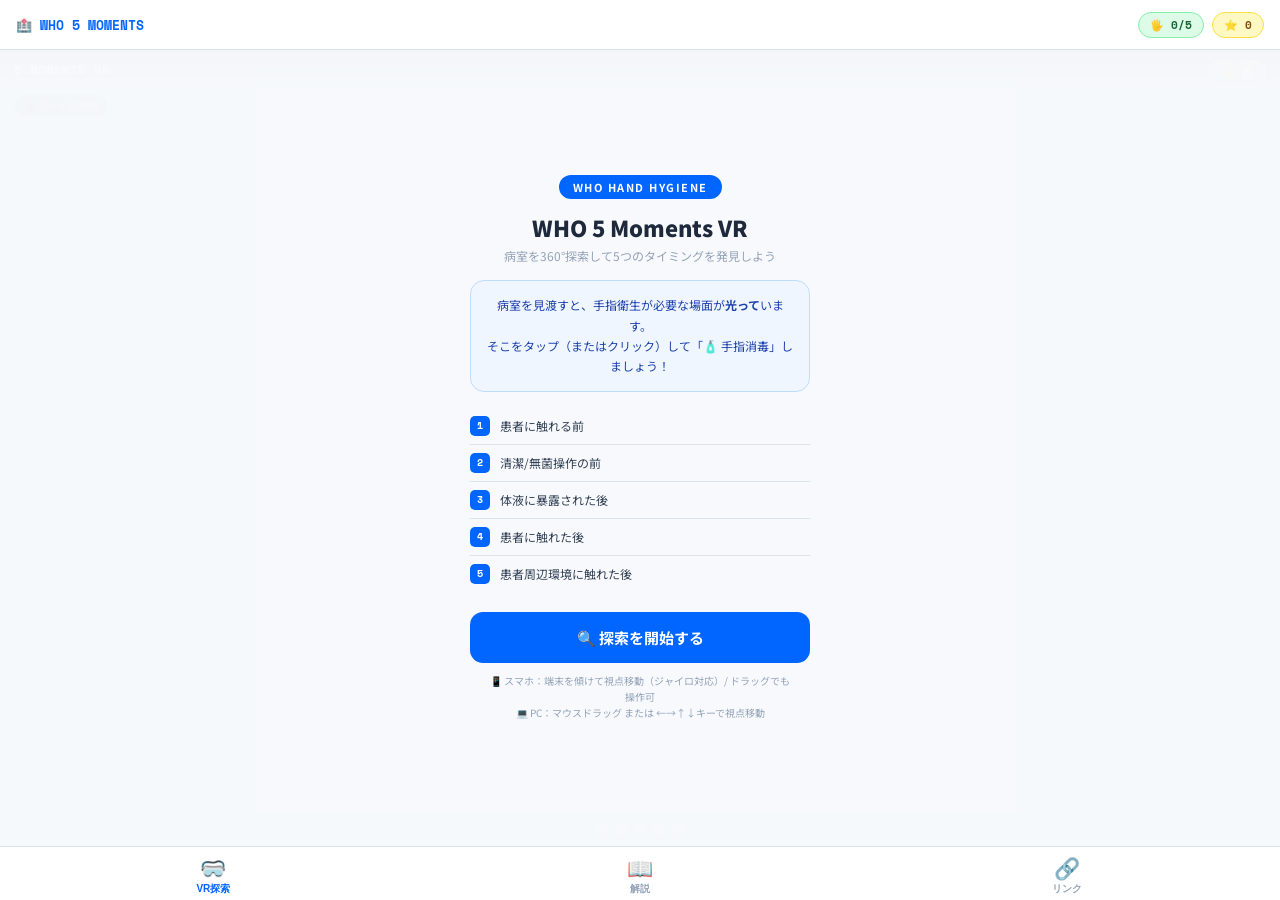
<file: who5moments_v4.html>
<!DOCTYPE html>
<html lang="ja">
<head>
<meta charset="UTF-8">
<meta name="viewport" content="width=device-width, initial-scale=1.0, maximum-scale=1.0, user-scalable=no">
<meta name="apple-mobile-web-app-capable" content="yes">
<title>WHO 5 Moments VR</title>
<style>
@import url('https://fonts.googleapis.com/css2?family=Noto+Sans+JP:wght@400;700;900&family=Space+Mono:wght@400;700&display=swap');

*, *::before, *::after { box-sizing: border-box; margin: 0; padding: 0; -webkit-tap-highlight-color: transparent; }
html { -webkit-text-size-adjust: 100%; }

:root {
  --tab-h: 54px;
  --hdr-h: 50px;
  --safe-b: env(safe-area-inset-bottom, 0px);
  --accent: #0066ff;
  --border: #dde3ea;
  --surface: #fff;
  --muted: #94a3b8;
  --text: #1e293b;
}

body {
  font-family: 'Noto Sans JP', sans-serif;
  background: #f0f4f8;
  color: var(--text);
  height: 100dvh;
  display: flex;
  flex-direction: column;
  overflow: hidden;
}

/* ── HEADER ── */
header {
  height: var(--hdr-h);
  background: var(--surface);
  border-bottom: 1px solid var(--border);
  display: flex;
  align-items: center;
  justify-content: space-between;
  padding: 0 16px;
  flex-shrink: 0;
  z-index: 20;
  position: relative;
  box-shadow: 0 1px 4px rgba(0,0,0,.06);
}
.logo { font-family: 'Space Mono', monospace; font-size: 13px; font-weight: 700; color: var(--accent); }
.hdr-right { display: flex; gap: 8px; align-items: center; }
.pill { border-radius: 999px; padding: 4px 11px; font-family: 'Space Mono', monospace; font-size: 11px; font-weight: 700; }
.pill-found { background: #dcfce7; border: 1px solid #86efac; color: #166534; }
.pill-score { background: #fef9c3; border: 1px solid #fde047; color: #854d0e; }

/* ── CONTENT ── */
.content-area { flex: 1; overflow: hidden; position: relative; min-height: 0; }
.tab-panel { position: absolute; inset: 0; overflow-y: auto; -webkit-overflow-scrolling: touch; display: none; flex-direction: column; }
.tab-panel.active { display: flex; }

/* ── BOTTOM TABS ── */
.bottom-tabs {
  height: calc(var(--tab-h) + var(--safe-b));
  padding-bottom: var(--safe-b);
  background: var(--surface);
  border-top: 1px solid var(--border);
  display: flex;
  flex-shrink: 0;
  z-index: 20;
  box-shadow: 0 -2px 8px rgba(0,0,0,.05);
}
.tab-btn { flex: 1; display: flex; flex-direction: column; align-items: center; justify-content: center; gap: 3px; background: none; border: none; cursor: pointer; color: var(--muted); transition: color .18s; padding: 6px 4px 0; }
.tab-btn.active { color: var(--accent); }
.tab-btn .ti { font-size: 21px; line-height: 1; }
.tab-btn .tl { font-size: 10px; font-weight: 700; }

/* ════════════════════════════════════
   VR TAB — full-size canvas
════════════════════════════════════ */
#tabVR { overflow: hidden; background: #c8dff0; }

#vrCanvas {
  position: absolute;
  top: 0; left: 0;
  display: block;
  cursor: grab;
  touch-action: none;
}
#vrCanvas:active { cursor: grabbing; }

/* HUD */
.vr-hud { position: absolute; inset: 0; pointer-events: none; z-index: 10; }

.vr-top {
  position: absolute; top: 0; left: 0; right: 0;
  padding: 10px 14px;
  display: flex; align-items: center; justify-content: space-between;
  background: linear-gradient(to bottom, rgba(0,0,0,.45), transparent);
}
.vr-title { font-family: 'Space Mono', monospace; font-size: 12px; font-weight: 700; color: #fff; letter-spacing: 1px; }
.vr-found { font-family: 'Space Mono', monospace; font-size: 12px; color: rgba(255,255,255,.8); }
.vr-found span { color: #ffd700; font-weight: 700; }

.dn-btn {
  pointer-events: auto;
  position: absolute; top: 10px; right: 14px;
  background: rgba(255,255,255,.25);
  border: 1px solid rgba(255,255,255,.4);
  border-radius: 999px;
  padding: 5px 13px;
  font-size: 12px; font-weight: 700; color: #fff;
  cursor: pointer;
  backdrop-filter: blur(6px);
  -webkit-backdrop-filter: blur(6px);
  transition: background .2s;
}
.dn-btn:hover { background: rgba(255,255,255,.35); }

/* keyboard hint (PC) */
.kb-hint {
  position: absolute; bottom: 42px; left: 50%;
  transform: translateX(-50%);
  background: rgba(0,0,0,.5); border: 1px solid rgba(255,255,255,.25);
  border-radius: 20px; padding: 7px 16px;
  font-size: 11px; color: rgba(255,255,255,.8);
  white-space: nowrap; pointer-events: none;
  animation: hintFade 4s ease forwards;
}
@keyframes hintFade { 0%{opacity:0} 15%{opacity:1} 65%{opacity:1} 100%{opacity:0} }

.gyro-badge {
  position: absolute; top: 44px; left: 14px;
  background: rgba(0,0,0,.3); border: 1px solid rgba(255,255,255,.2);
  border-radius: 999px; padding: 3px 9px;
  font-size: 10px; color: rgba(255,255,255,.6);
}
.gyro-badge.on { border-color: rgba(0,255,150,.5); color: rgba(0,255,150,.9); }

.prog-dots {
  position: absolute; bottom: 12px; left: 50%;
  transform: translateX(-50%);
  display: flex; gap: 8px; pointer-events: none;
}
.pdot { width: 11px; height: 11px; border-radius: 50%; background: rgba(255,255,255,.25); border: 1.5px solid rgba(255,255,255,.4); transition: all .3s; }
.pdot.done { background: #4ade80; border-color: #4ade80; box-shadow: 0 0 8px rgba(74,222,128,.7); }

/* ── POPUP ── */
#popup {
  position: absolute; left: 50%; top: 50%;
  transform: translate(-50%,-50%) scale(.85);
  width: min(340px, 90vw);
  background: rgba(255,255,255,.97);
  border: 1.5px solid rgba(0,102,255,.3);
  border-radius: 20px; padding: 20px 18px 16px;
  pointer-events: auto; z-index: 50; display: none;
  box-shadow: 0 20px 60px rgba(0,0,0,.2);
  color: #1e293b;
}
#popup.show { display: block; animation: popIn .3s cubic-bezier(.175,.885,.32,1.275) forwards; }
@keyframes popIn { from{transform:translate(-50%,-50%) scale(.7);opacity:0} to{transform:translate(-50%,-50%) scale(1);opacity:1} }
.pop-num { font-family: 'Space Mono', monospace; font-size: 10px; color: #94a3b8; letter-spacing: 2px; margin-bottom: 4px; }
.pop-icon { font-size: 36px; text-align: center; margin-bottom: 8px; }
.pop-title { font-size: 16px; font-weight: 900; margin-bottom: 8px; line-height: 1.3; }
.pop-desc { font-size: 12px; color: #475569; line-height: 1.7; margin-bottom: 10px; }
.pop-why { background: #eff6ff; border: 1px solid #bfdbfe; border-radius: 10px; padding: 9px 12px; font-size: 12px; color: #1d4ed8; line-height: 1.6; margin-bottom: 12px; }
.pop-btn { width: 100%; padding: 13px; background: #0066ff; color: #fff; border: none; border-radius: 12px; font-family: 'Noto Sans JP', sans-serif; font-size: 14px; font-weight: 700; cursor: pointer; transition: background .18s; }
.pop-btn:hover { background: #0050c4; }
.pop-close { position: absolute; top: 10px; right: 12px; background: none; border: none; color: #94a3b8; font-size: 20px; cursor: pointer; padding: 4px; line-height: 1; }

/* ── COMPLETION ── */
#vrCompletion {
  position: absolute; inset: 0;
  background: rgba(240,244,248,.95);
  display: none; flex-direction: column; align-items: center; justify-content: center;
  padding: 24px 20px; z-index: 80; pointer-events: auto;
  overflow-y: auto;
}
#vrCompletion.show { display: flex; }
.comp-em { font-size: 56px; margin-bottom: 10px; animation: emBounce .6s cubic-bezier(.175,.885,.32,1.275); }
@keyframes emBounce { 0%{transform:scale(0) rotate(-12deg)} 65%{transform:scale(1.12) rotate(3deg)} 100%{transform:scale(1) rotate(0)} }
.comp-title { font-size: 20px; font-weight: 900; color: #0066ff; margin-bottom: 4px; text-align: center; }
.comp-sub { font-size: 12px; color: #94a3b8; margin-bottom: 18px; text-align: center; }
.mom-sum { width: 100%; max-width: 340px; display: flex; flex-direction: column; gap: 7px; margin-bottom: 20px; }
.ms-row { background: #fff; border: 1px solid #dde3ea; border-radius: 11px; padding: 9px 13px; display: flex; align-items: center; gap: 10px; }
.ms-n { font-family: 'Space Mono', monospace; font-size: 10px; background: #e8f0ff; color: #0066ff; border-radius: 5px; width: 20px; height: 20px; display: flex; align-items: center; justify-content: center; font-weight: 700; flex-shrink: 0; }
.ms-ic { font-size: 18px; flex-shrink: 0; }
.ms-nm { font-size: 12px; font-weight: 700; flex: 1; }
.ms-ck { font-size: 15px; }
.btn-restart { width: 100%; max-width: 340px; padding: 14px; background: #0066ff; color: #fff; border: none; border-radius: 13px; font-family: 'Noto Sans JP', sans-serif; font-size: 14px; font-weight: 700; cursor: pointer; margin-bottom: 8px; transition: background .2s; }
.btn-restart:hover { background: #0050c4; }

/* ── INTRO ── */
#vrIntro {
  position: absolute; inset: 0;
  background: rgba(248,250,252,.97);
  display: flex; flex-direction: column; align-items: center; justify-content: center;
  padding: 24px 20px; z-index: 90; pointer-events: auto;
  overflow-y: auto;
}
.intr-badge { background: #0066ff; border-radius: 999px; padding: 4px 14px; font-size: 11px; font-weight: 700; color: #fff; letter-spacing: 1.5px; margin-bottom: 12px; }
.intr-title { font-size: 22px; font-weight: 900; text-align: center; margin-bottom: 4px; }
.intr-sub { font-size: 12px; color: #94a3b8; text-align: center; margin-bottom: 16px; }
.intr-desc { background: #eff6ff; border: 1.5px solid #bfdbfe; border-radius: 14px; padding: 14px 16px; margin-bottom: 16px; max-width: 340px; width: 100%; font-size: 12px; color: #1e40af; line-height: 1.7; text-align: center; }
.intr-list { width: 100%; max-width: 340px; margin-bottom: 20px; }
.il-item { display: flex; align-items: center; gap: 10px; padding: 8px 0; border-bottom: 1px solid #dde3ea; font-size: 12px; color: #334155; }
.il-item:last-child { border-bottom: none; }
.il-n { font-family: 'Space Mono', monospace; font-size: 10px; background: #0066ff; color: #fff; border-radius: 5px; width: 20px; height: 20px; display: flex; align-items: center; justify-content: center; font-weight: 700; flex-shrink: 0; }
.btn-start { width: 100%; max-width: 340px; padding: 15px; background: #0066ff; color: #fff; border: none; border-radius: 13px; font-family: 'Noto Sans JP', sans-serif; font-size: 15px; font-weight: 700; cursor: pointer; margin-bottom: 10px; transition: background .2s; }
.btn-start:hover { background: #0050c4; }
.intr-note { font-size: 10px; color: #94a3b8; text-align: center; line-height: 1.6; max-width: 300px; }

/* ════════════════════════════════════
   GUIDE & LINKS TABS
════════════════════════════════════ */
.tab-scroll { padding: 20px 16px 32px; max-width: 520px; margin: 0 auto; width: 100%; }
.gs { margin-bottom: 26px; }
.gs h2 { font-size: 15px; font-weight: 900; margin-bottom: 12px; padding-bottom: 8px; border-bottom: 2px solid #e8f0ff; display: flex; align-items: center; gap: 7px; }
.gs p { font-size: 13px; line-height: 1.75; color: #334155; margin-bottom: 8px; }

.mom-card { background: #fff; border: 1.5px solid #dde3ea; border-radius: 16px; padding: 14px; margin-bottom: 10px; box-shadow: 0 2px 6px rgba(0,0,0,.04); }
.mc-head { font-size: 11px; font-weight: 700; text-transform: uppercase; letter-spacing: 1px; color: #0066ff; margin-bottom: 10px; }
.mc-step { display: flex; align-items: flex-start; gap: 10px; padding: 8px 0; border-bottom: 1px solid #dde3ea; }
.mc-step:last-child { border-bottom: none; }
.mc-n { font-family: 'Space Mono', monospace; font-size: 10px; background: #0066ff; color: #fff; border-radius: 5px; width: 20px; height: 20px; display: flex; align-items: center; justify-content: center; flex-shrink: 0; margin-top: 2px; }
.mc-ic { font-size: 18px; flex-shrink: 0; }
.mc-nm { font-size: 13px; font-weight: 700; }
.mc-wh { font-size: 11px; color: #94a3b8; }

.edu-box { background: #fff; border: 1.5px solid #dde3ea; border-radius: 14px; padding: 14px; margin-bottom: 10px; box-shadow: 0 2px 6px rgba(0,0,0,.04); }
.edu-tag { display: inline-block; background: #e8f0ff; color: #0066ff; border-radius: 999px; padding: 2px 9px; font-size: 10px; font-weight: 700; margin-bottom: 6px; }
.edu-box h3 { font-size: 13px; font-weight: 700; margin-bottom: 5px; }
.edu-box p { font-size: 12px; color: #475569; line-height: 1.7; }

.lk-card { background: #fff; border: 1.5px solid #dde3ea; border-radius: 16px; padding: 15px; margin-bottom: 11px; box-shadow: 0 2px 6px rgba(0,0,0,.04); display: block; text-decoration: none; color: inherit; transition: border-color .18s, box-shadow .18s; }
.lk-card:hover { border-color: #0066ff; box-shadow: 0 5px 18px rgba(0,102,255,.1); }
.lk-top { display: flex; align-items: flex-start; gap: 12px; }
.lk-icon { font-size: 28px; flex-shrink: 0; margin-top: 2px; }
.lk-title { font-size: 14px; font-weight: 700; color: #0066ff; margin-bottom: 3px; line-height: 1.4; }
.lk-org { font-size: 11px; color: #94a3b8; margin-bottom: 4px; }
.lk-desc { font-size: 12px; color: #475569; line-height: 1.6; }
.lk-note { margin-top: 9px; padding: 7px 11px; background: #fffbeb; border: 1px solid #fcd34d; border-radius: 9px; font-size: 11px; color: #78350f; line-height: 1.5; }
.lk-url { display: inline-flex; align-items: center; gap: 4px; margin-top: 8px; font-size: 11px; color: #0066ff; font-family: 'Space Mono', monospace; }
.info-box { background: #eff6ff; border: 1px solid #bfdbfe; border-radius: 12px; padding: 13px 15px; font-size: 12px; color: #1e40af; line-height: 1.65; margin-top: 6px; }
.footer-note { padding: 16px; font-size: 10px; color: #94a3b8; line-height: 1.7; text-align: center; border-top: 1px solid #dde3ea; margin-top: 8px; }

/* ── TOAST ── */
.toast {
  position: fixed;
  bottom: calc(var(--tab-h) + var(--safe-b) + 12px);
  left: 50%; transform: translateX(-50%) translateY(16px);
  background: #059669; color: #fff;
  border-radius: 14px; padding: 11px 20px;
  font-size: 13px; font-weight: 700;
  opacity: 0; pointer-events: none;
  transition: all .26s ease;
  white-space: nowrap; z-index: 999;
  max-width: 88vw; text-align: center;
  box-shadow: 0 8px 28px rgba(0,0,0,.18);
}
.toast.show { opacity: 1; transform: translateX(-50%) translateY(0); }
</style>
</head>
<body>

<header>
  <div class="logo">🏥 WHO 5 MOMENTS</div>
  <div class="hdr-right">
    <div class="pill pill-found">🖐 <span id="hdrFound">0</span>/5</div>
    <div class="pill pill-score">⭐ <span id="hdrScore">0</span></div>
  </div>
</header>

<div class="content-area">

  <!-- ═══ VR TAB ═══ -->
  <div class="tab-panel active" id="tabVR">
    <canvas id="vrCanvas"></canvas>

    <div class="vr-hud">
      <div class="vr-top">
        <div class="vr-title">5 MOMENTS VR</div>
        <div class="vr-found">発見: <span id="vrFound">0</span>/5</div>
      </div>
      <button class="dn-btn" id="dnBtn" onclick="toggleDN()">☀️ 昼</button>
      <div class="gyro-badge" id="gyroBadge">📱 ジャイロ待機</div>
      <div class="prog-dots" id="progDots"></div>
    </div>

    <!-- Popup -->
    <div id="popup">
      <button class="pop-close" onclick="closePopup()">✕</button>
      <div class="pop-num" id="popNum">MOMENT 1 / 5</div>
      <div class="pop-icon" id="popIcon"></div>
      <div class="pop-title" id="popTitle"></div>
      <div class="pop-desc" id="popDesc"></div>
      <div class="pop-why" id="popWhy"></div>
      <button class="pop-btn" onclick="confirmMoment()">🧴 手指消毒する</button>
    </div>

    <!-- Completion -->
    <div id="vrCompletion">
      <div class="comp-em">🏆</div>
      <div class="comp-title">5モーメント制覇！</div>
      <div class="comp-sub">すべての手指衛生タイミングを学習しました</div>
      <div class="mom-sum" id="momSum"></div>
      <button class="btn-restart" onclick="restartGame()">🔄 もう一度挑戦する</button>
      <div style="font-size:10px;color:#94a3b8;text-align:center;line-height:1.6;max-width:280px;margin-top:4px;">
        本テキストはAI（Claude, Anthropic）を用いて作成されました。医療上の判断には必ず公式文献・専門家の指導を参照してください。
      </div>
    </div>

    <!-- Intro -->
    <div id="vrIntro">
      <div class="intr-badge">WHO HAND HYGIENE</div>
      <div class="intr-title">WHO 5 Moments VR</div>
      <div class="intr-sub">病室を360°探索して5つのタイミングを発見しよう</div>
      <div class="intr-desc">
        病室を見渡すと、手指衛生が必要な場面が<strong>光って</strong>います。<br>
        そこをタップ（またはクリック）して「🧴 手指消毒」しましょう！
      </div>
      <div class="intr-list">
        <div class="il-item"><div class="il-n">1</div>患者に触れる前</div>
        <div class="il-item"><div class="il-n">2</div>清潔/無菌操作の前</div>
        <div class="il-item"><div class="il-n">3</div>体液に暴露された後</div>
        <div class="il-item"><div class="il-n">4</div>患者に触れた後</div>
        <div class="il-item"><div class="il-n">5</div>患者周辺環境に触れた後</div>
      </div>
      <button class="btn-start" onclick="startApp()">🔍 探索を開始する</button>
      <div class="intr-note">
        📱 スマホ：端末を傾けて視点移動（ジャイロ対応）/ ドラッグでも操作可<br>
        💻 PC：マウスドラッグ または ←→↑↓キーで視点移動
      </div>
    </div>
  </div>

  <!-- ═══ GUIDE TAB ═══ -->
  <div class="tab-panel" id="tabGuide">
    <div class="tab-scroll">

      <div class="gs">
        <h2>🎮 使い方</h2>
        <p>病室を360°見渡して、光っているスポットを探しましょう。タップ（クリック）すると手指衛生のタイミングと理由が表示されます。「🧴 手指消毒する」で発見完了。5つすべてを見つけるとクリアです。</p>
        <p>右上の☀️/🌙ボタンで昼夜を切り替えられます。夜間は光るスポットがより目立ちます。</p>
      </div>

      <div class="gs">
        <h2>🖐 WHO 5モーメント</h2>
        <div class="mom-card">
          <div class="mc-head">5つのタイミング</div>
          <div class="mc-step"><div class="mc-n">1</div><div class="mc-ic">🤝</div><div><div class="mc-nm">患者に触れる前</div><div class="mc-wh">患者の身体に触れる直前。医療者→患者への伝播を防ぐ</div></div></div>
          <div class="mc-step"><div class="mc-n">2</div><div class="mc-ic">💉</div><div><div class="mc-nm">清潔/無菌操作の前</div><div class="mc-wh">注射・点滴・カテーテル操作など侵襲的処置の前</div></div></div>
          <div class="mc-step"><div class="mc-n">3</div><div class="mc-ic">⚠️</div><div><div class="mc-nm">体液に暴露された後</div><div class="mc-wh">血液・分泌物・排泄物などに触れた可能性がある後</div></div></div>
          <div class="mc-step"><div class="mc-n">4</div><div class="mc-ic">🙌</div><div><div class="mc-nm">患者に触れた後</div><div class="mc-wh">患者の身体に触れた後、ベッドサイドを離れる前</div></div></div>
          <div class="mc-step"><div class="mc-n">5</div><div class="mc-ic">🪑</div><div><div class="mc-nm">患者周辺環境に触れた後</div><div class="mc-wh">ベッド柵・ナースコール・床頭台など周辺物品に触れた後</div></div></div>
        </div>
        <p style="font-size:12px;color:#475569;">手指衛生には、アルコール速乾性擦式製剤（ABHR）または石鹸と流水による手洗いを使用します。グローブ着用は手指衛生の代替になりません。</p>
      </div>

      <div class="gs">
        <h2>🎓 教育的な使い方</h2>
        <div class="edu-box">
          <div class="edu-tag">早期臨床実習 III</div>
          <h3>VR＋実技演習の組み合わせ</h3>
          <p>このページを使ってVR探索で5モーメントを直感的に学習した後、実際の病棟やシミュレーション室での実技演習と組み合わせることで、概念と実践を結びつけます。</p>
        </div>
        <div class="edu-box">
          <div class="edu-tag">OSCE 対応</div>
          <h3>OSCE形式のチェックリストと連動</h3>
          <p>評価シートを別紙・別画面で用意し、VR探索中に確認された理解度をOSCEチェックリストと照合させます。学習者の自己評価ツールとしても活用できます。</p>
        </div>
        <div class="edu-box">
          <div class="edu-tag">今後の展開</div>
          <h3>追加予定のシナリオ</h3>
          <p>救命救急シナリオVR・予防接種カウンセリングVRなど、新しい場面設定のアプリを順次追加予定です。</p>
        </div>
      </div>

      <div class="footer-note">
        本テキストはAI（Claude, Anthropic）を用いて作成されました。内容には誤りが含まれる可能性があります。医療上の判断には必ず公式の教科書・文献・専門家の指導を参照してください。二次利用・再配布は自己責任のもとで可能です。その際、本注記の保持を推奨します。
      </div>
    </div>
  </div>

  <!-- ═══ LINKS TAB ═══ -->
  <div class="tab-panel" id="tabLinks">
    <div class="tab-scroll">
      <div class="gs">
        <h2>🔗 参考リンク</h2>

        <a class="lk-card" href="https://www.who.int/publications/m/item/five-moments-for-hand-hygiene" target="_blank" rel="noopener">
          <div class="lk-top">
            <div class="lk-icon">🌍</div>
            <div>
              <div class="lk-title">WHO「5 Moments for Hand Hygiene」</div>
              <div class="lk-org">World Health Organization（WHO）</div>
              <div class="lk-desc">WHOが提唱する手指衛生の5つのタイミングの公式ページ。このアプリの根拠となる国際ガイドライン。</div>
            </div>
          </div>
          <div class="lk-url">↗ who.int</div>
        </a>

        <a class="lk-card" href="https://www.youtube.com/watch?v=p2LX1baRKGA" target="_blank" rel="noopener">
          <div class="lk-top">
            <div class="lk-icon">▶️</div>
            <div>
              <div class="lk-title">ガウンテクニック（動画解説）</div>
              <div class="lk-org">看護roo!【公式】YouTube</div>
              <div class="lk-desc">PPE着脱の映像解説。実際の動きと手順を視覚的に確認できます。</div>
            </div>
          </div>
          <div class="lk-note">⚠️ 当院のやり方と脱衣の順番が一部異なります。本学の手順を優先してください。</div>
          <div class="lk-url">↗ youtube.com</div>
        </a>

        <a class="lk-card" href="https://somekata.github.io/bactVR/PPE/index.html" target="_blank" rel="noopener">
          <div class="lk-top">
            <div class="lk-icon">🧤</div>
            <div>
              <div class="lk-title">PPE Training Room</div>
              <div class="lk-org">somekata.github.io / bactVR</div>
              <div class="lk-desc">PPE着脱手順をインタラクティブに学習できるWebアプリ。VRと実技の組み合わせ学習に活用できます。</div>
            </div>
          </div>
          <div class="lk-url">↗ somekata.github.io</div>
        </a>

        <div class="info-box">
          📌 外部リンクは新しいタブで開きます。各サイトの利用規約に従ってご利用ください。
        </div>
      </div>

      <div class="footer-note">
        本テキストはAI（Claude, Anthropic）を用いて作成されました。内容には誤りが含まれる可能性があります。医療上の判断には必ず公式の教科書・文献・専門家の指導を参照してください。二次利用・再配布は自己責任のもとで可能です。その際、本注記の保持を推奨します。
      </div>
    </div>
  </div>

</div><!-- /content-area -->

<nav class="bottom-tabs">
  <button class="tab-btn active" id="tbVR" onclick="switchTab('VR')">
    <span class="ti">🥽</span><span class="tl">VR探索</span>
  </button>
  <button class="tab-btn" id="tbGuide" onclick="switchTab('Guide')">
    <span class="ti">📖</span><span class="tl">解説</span>
  </button>
  <button class="tab-btn" id="tbLinks" onclick="switchTab('Links')">
    <span class="ti">🔗</span><span class="tl">リンク</span>
  </button>
</nav>

<div class="toast" id="toast"></div>

<script>
// ══════════════════════════════════════
// TAB SWITCHING
// ══════════════════════════════════════
function switchTab(n) {
  ['VR','Guide','Links'].forEach(t => {
    document.getElementById('tab'+t).classList.toggle('active', t===n);
    document.getElementById('tb'+t).classList.toggle('active', t===n);
  });
  if (n === 'VR') {
    // Re-sync canvas size and restart loop if needed
    syncCanvasSize();
    if (APP.started && !APP.running) {
      APP.running = true;
      requestAnimationFrame(mainLoop);
    }
  } else {
    APP.running = false;
  }
}

// ══════════════════════════════════════
// DATA
// ══════════════════════════════════════
const MOMENTS = [
  { id:1, title:'患者に触れる前', icon:'🤝',
    color:[0,200,140], az:30, el:0,
    desc:'患者の身体に触れる直前に手指消毒します。ベッドサイドで触れる直前が対象です。',
    why:'💡 あなたの手に付着した微生物から患者を守ります。免疫低下患者へのケア前は特に必須。',
    ex:'例：握手・脈拍測定・体位変換の前など' },
  { id:2, title:'清潔/無菌操作の前', icon:'💉',
    color:[0,150,255], az:130, el:5,
    desc:'注射・点滴・採血・カテーテル操作など侵襲的処置の直前に手指消毒します。',
    why:'💡 処置器材や患者体内への微生物混入を防ぎます。グローブ装着前も消毒が必要です。',
    ex:'例：点滴ポートへのアクセス前・導尿カテーテル挿入前など' },
  { id:3, title:'体液に暴露された後', icon:'⚠️',
    color:[255,70,70], az:220, el:-5,
    desc:'血液・分泌物・排泄物・粘膜などの体液に触れた可能性がある直後に手指消毒します。',
    why:'💡 自分自身を感染から守り、他の患者・スタッフへの伝播を防ぎます。',
    ex:'例：採血後・喀痰吸引後・おむつ交換後など' },
  { id:4, title:'患者に触れた後', icon:'🙌',
    color:[255,190,0], az:310, el:0,
    desc:'患者の身体に触れた後、ベッドサイドを離れる前に手指消毒します。',
    why:'💡 患者の微生物が手を介して環境や他の患者に広がることを防ぎます。',
    ex:'例：体温測定後・体を拭いた後・体位変換後など' },
  { id:5, title:'患者周辺環境に触れた後', icon:'🪑',
    color:[170,90,255], az:190, el:12,
    desc:'ベッド柵・ナースコール・床頭台など患者周囲の物品に触れた後に手指消毒します。',
    why:'💡 患者周辺環境は微生物で汚染されています。触れた後の消毒で伝播を防ぎます。',
    ex:'例：ベッド柵を上げた後・ナースコールを手渡した後など' },
];

// ══════════════════════════════════════
// CANVAS SETUP
// ══════════════════════════════════════
const canvas = document.getElementById('vrCanvas');
const ctx = canvas.getContext('2d');
let W = 0, H = 0;

function syncCanvasSize() {
  const panel = document.getElementById('tabVR');
  const r = panel.getBoundingClientRect();
  W = Math.floor(r.width)  || window.innerWidth;
  H = Math.floor(r.height) || (window.innerHeight - 50 - 54);
  canvas.width  = W;
  canvas.height = H;
  canvas.style.width  = W + 'px';
  canvas.style.height = H + 'px';
}

window.addEventListener('resize', () => { syncCanvasSize(); });

// ══════════════════════════════════════
// APP STATE
// ══════════════════════════════════════
const APP = {
  camAz: 0, camEl: 0,
  dayMode: true,
  found: new Set(),
  activeMoment: null,
  started: false, running: false,
  score: 0,
  gyroBase: null,
};

// ══════════════════════════════════════
// DRAWING
// ══════════════════════════════════════
function drawRoom(az, el) {
  if (W === 0 || H === 0) return;
  ctx.clearRect(0, 0, W, H);
  const day = APP.dayMode;
  const hy = H * 0.50 - (el / 40) * H * 0.12; // horizon Y

  // ── CEILING ──
  const cg = ctx.createLinearGradient(0, 0, 0, hy);
  if (day) { cg.addColorStop(0,'#ddeef8'); cg.addColorStop(1,'#cce4f5'); }
  else      { cg.addColorStop(0,'#0c1a2a'); cg.addColorStop(1,'#102030'); }
  ctx.fillStyle = cg; ctx.fillRect(0, 0, W, hy);

  // ── WALL BAND ──
  const wh = H * 0.26, wy = hy - wh * 0.5;
  const wg = ctx.createLinearGradient(0, wy, 0, wy+wh);
  if (day) { wg.addColorStop(0,'#e8f2e8'); wg.addColorStop(1,'#dceadc'); }
  else      { wg.addColorStop(0,'#0e1e0e'); wg.addColorStop(1,'#0c180c'); }
  ctx.fillStyle = wg; ctx.fillRect(0, wy, W, wh);

  // wall border lines
  ctx.strokeStyle = day ? 'rgba(140,180,140,0.35)' : 'rgba(40,80,40,0.4)';
  ctx.lineWidth = 1;
  ctx.beginPath(); ctx.moveTo(0,wy); ctx.lineTo(W,wy); ctx.stroke();
  ctx.beginPath(); ctx.moveTo(0,wy+wh); ctx.lineTo(W,wy+wh); ctx.stroke();

  // ── FLOOR ──
  const fg = ctx.createLinearGradient(0, hy, 0, H);
  if (day) { fg.addColorStop(0,'#c8d8c0'); fg.addColorStop(1,'#b0c4a8'); }
  else      { fg.addColorStop(0,'#0c180c'); fg.addColorStop(1,'#08100a'); }
  ctx.fillStyle = fg; ctx.fillRect(0, hy, W, H - hy);

  // ── FLOOR GRID ──
  drawGrid(hy, az, day);

  // ── CEILING LIGHTS ──
  for (let la = 0; la < 360; la += 90) {
    drawLight(azToX(la, az), hy * 0.1, day);
  }

  // ── OBJECTS ──
  drawBed(        azToX(20,  az), hy, day);
  drawIVStand(    azToX(110, az), hy, day);
  drawWasteBin(   azToX(200, az), hy, day);
  drawDoor(       azToX(270, az), hy, day);
  drawBedTable(   azToX(55,  az), hy, day);
  drawSink(       azToX(320, az), hy, day);
  drawWindow(     azToX(340, az), hy, day);
}

function azToX(target, current) {
  let d = target - current;
  while (d >  180) d -= 360;
  while (d < -180) d += 360;
  return W / 2 + (d / 110) * W;
}

function drawGrid(hy, az, day) {
  ctx.save();
  const vx = W / 2 - ((az % 360) / 360) * W * 0.25;
  const n = 16;
  ctx.strokeStyle = day ? 'rgba(120,160,120,0.14)' : 'rgba(40,80,40,0.28)';
  ctx.lineWidth = 1;
  for (let i = 0; i <= n; i++) {
    const x = (i / n) * W;
    ctx.beginPath(); ctx.moveTo(vx, hy); ctx.lineTo(x, H); ctx.stroke();
  }
  const off = (az % 22) / 22;
  for (let d = 0; d < 9; d++) {
    const t = (d + off) / 9;
    const y = hy + (H - hy) * t * t * 1.7;
    if (y > hy && y < H) {
      ctx.globalAlpha = 0.05 + t * 0.1;
      ctx.beginPath(); ctx.moveTo(0, y); ctx.lineTo(W, y); ctx.stroke();
    }
  }
  ctx.globalAlpha = 1;
  ctx.restore();
}

function drawLight(x, y, day) {
  if (x < -50 || x > W + 50) return;
  ctx.save();
  ctx.fillStyle = day ? 'rgba(240,248,255,0.92)' : 'rgba(255,240,180,0.8)';
  ctx.fillRect(x - 22, y, 44, 7);
  const g = ctx.createRadialGradient(x, y + 4, 0, x, y + 4, day ? 80 : 110);
  g.addColorStop(0, day ? 'rgba(255,255,240,0.1)' : 'rgba(255,235,150,0.18)');
  g.addColorStop(1, 'transparent');
  ctx.fillStyle = g;
  ctx.fillRect(x - 110, y, 220, 130);
  ctx.restore();
}

function drawBed(x, hy, day) {
  if (x < -180 || x > W + 180) return;
  ctx.save();
  // frame
  ctx.fillStyle = day ? '#aabab0' : '#2a3830';
  ctx.fillRect(x-88, hy-6, 176, 46);
  // mattress
  ctx.fillStyle = day ? '#ddeedd' : '#1e2e1e';
  ctx.fillRect(x-84, hy-4, 168, 38);
  // white sheet
  ctx.fillStyle = day ? '#f4f8f4' : '#192819';
  ctx.fillRect(x-80, hy-2, 160, 28);
  // pillow
  ctx.fillStyle = day ? '#ffffff' : '#202e20';
  ctx.fillRect(x-72, hy, 52, 20);
  ctx.strokeStyle = day ? 'rgba(0,0,0,0.07)' : 'rgba(100,160,100,0.2)';
  ctx.lineWidth = 1; ctx.strokeRect(x-72, hy, 52, 20);
  // blanket
  ctx.fillStyle = day ? '#5aaa9c' : '#194038';
  ctx.fillRect(x-16, hy+1, 96, 24);
  // headboard
  ctx.fillStyle = day ? '#8a9e98' : '#1e3028';
  ctx.fillRect(x-90, hy-34, 14, 68);
  // footboard
  ctx.fillStyle = day ? '#8a9e98' : '#1e3028';
  ctx.fillRect(x+76, hy-18, 14, 54);
  // rails
  ctx.strokeStyle = day ? 'rgba(140,180,160,0.85)' : 'rgba(50,100,70,0.7)';
  ctx.lineWidth = 3;
  ctx.beginPath(); ctx.moveTo(x-78, hy-6); ctx.lineTo(x-78, hy+38); ctx.stroke();
  ctx.beginPath(); ctx.moveTo(x+78, hy-6); ctx.lineTo(x+78, hy+38); ctx.stroke();
  // legs
  ctx.fillStyle = day ? '#7a8e88' : '#162418';
  ctx.fillRect(x-84, hy+38, 8, 18);
  ctx.fillRect(x+76, hy+38, 8, 18);
  // patient lump
  ctx.fillStyle = day ? 'rgba(90,120,110,0.28)' : 'rgba(40,70,55,0.5)';
  ctx.beginPath(); ctx.ellipse(x+18, hy+11, 48, 11, 0, 0, Math.PI*2); ctx.fill();
  ctx.restore();
}

function drawIVStand(x, hy, day) {
  if (x < -80 || x > W + 80) return;
  ctx.save();
  ctx.strokeStyle = day ? '#9aacb8' : '#28404e';
  ctx.lineWidth = 4;
  ctx.beginPath(); ctx.moveTo(x, hy+55); ctx.lineTo(x, hy-100); ctx.stroke();
  ctx.lineWidth = 3;
  ctx.beginPath(); ctx.moveTo(x-18, hy-95); ctx.lineTo(x+18, hy-95); ctx.stroke();
  // bag
  ctx.fillStyle = day ? 'rgba(160,215,235,0.55)' : 'rgba(40,110,140,0.45)';
  ctx.strokeStyle = day ? 'rgba(90,155,190,0.7)' : 'rgba(40,90,120,0.6)';
  ctx.lineWidth = 1.5;
  ctx.fillRect(x-13, hy-92, 26, 38);
  ctx.strokeRect(x-13, hy-92, 26, 38);
  // label on bag
  ctx.fillStyle = day ? 'rgba(255,255,255,0.65)' : 'rgba(100,160,180,0.35)';
  ctx.fillRect(x-8, hy-82, 16, 8);
  // drip chamber
  ctx.fillStyle = day ? 'rgba(140,200,220,0.6)' : 'rgba(40,90,110,0.5)';
  ctx.fillRect(x-5, hy-52, 10, 15);
  // tube
  ctx.strokeStyle = day ? 'rgba(140,190,210,0.45)' : 'rgba(35,75,95,0.4)';
  ctx.lineWidth = 1.5; ctx.setLineDash([3,3]);
  ctx.beginPath(); ctx.moveTo(x, hy-37); ctx.lineTo(x, hy); ctx.stroke();
  ctx.setLineDash([]);
  // base
  ctx.fillStyle = day ? '#7888a0' : '#1a2a38';
  ctx.fillRect(x-22, hy+50, 44, 7);
  for (let dx = -18; dx <= 18; dx += 18) {
    ctx.beginPath(); ctx.arc(x+dx, hy+57, 4, 0, Math.PI*2); ctx.fill();
  }
  ctx.restore();
}

function drawWasteBin(x, hy, day) {
  if (x < -70 || x > W + 70) return;
  ctx.save();
  ctx.fillStyle = day ? '#d4a820' : '#503c00';
  ctx.strokeStyle = day ? '#b08800' : '#806000';
  ctx.lineWidth = 1.5;
  ctx.beginPath();
  ctx.moveTo(x-20, hy+62); ctx.lineTo(x-15, hy+18);
  ctx.lineTo(x+15, hy+18); ctx.lineTo(x+20, hy+62);
  ctx.closePath(); ctx.fill(); ctx.stroke();
  // lid
  ctx.fillStyle = day ? '#c49010' : '#403000';
  ctx.fillRect(x-17, hy+13, 34, 8);
  ctx.fillStyle = day ? '#b88000' : '#302200';
  ctx.fillRect(x-15, hy+10, 30, 5);
  // symbol
  ctx.font = 'bold 17px sans-serif';
  ctx.textAlign = 'center'; ctx.textBaseline = 'middle';
  ctx.fillStyle = day ? 'rgba(70,35,0,0.7)' : 'rgba(210,160,0,0.65)';
  ctx.fillText('☣', x, hy+40);
  ctx.font = 'bold 7px sans-serif';
  ctx.fillStyle = day ? 'rgba(70,35,0,0.5)' : 'rgba(180,130,0,0.45)';
  ctx.fillText('BIOHAZARD', x, hy+54);
  ctx.restore();
}

function drawDoor(x, hy, day) {
  if (x < -100 || x > W + 100) return;
  ctx.save();
  const h = 108, w = 58;
  ctx.fillStyle = day ? '#d0e8c8' : '#182816';
  ctx.strokeStyle = day ? 'rgba(130,170,120,0.5)' : 'rgba(45,85,40,0.5)';
  ctx.lineWidth = 2;
  ctx.fillRect(x-w/2, hy-h*0.72, w, h);
  ctx.strokeRect(x-w/2, hy-h*0.72, w, h);
  // frame
  ctx.strokeStyle = day ? 'rgba(100,145,90,0.4)' : 'rgba(35,70,30,0.45)';
  ctx.strokeRect(x-w/2-3, hy-h*0.72-3, w+6, h+4);
  // window
  ctx.fillStyle = day ? 'rgba(190,225,255,0.4)' : 'rgba(15,38,58,0.6)';
  ctx.strokeStyle = day ? 'rgba(130,180,225,0.5)' : 'rgba(25,55,85,0.4)';
  ctx.lineWidth = 1;
  ctx.fillRect(x-13, hy-h*0.62, 26, 22);
  ctx.strokeRect(x-13, hy-h*0.62, 26, 22);
  ctx.beginPath(); ctx.moveTo(x, hy-h*0.62); ctx.lineTo(x, hy-h*0.62+22); ctx.stroke();
  ctx.beginPath(); ctx.moveTo(x-13, hy-h*0.62+11); ctx.lineTo(x+13, hy-h*0.62+11); ctx.stroke();
  // handle
  ctx.fillStyle = day ? '#a0b498' : '#283820';
  ctx.fillRect(x+19, hy-h*0.32, 5, 17);
  ctx.beginPath(); ctx.arc(x+21, hy-h*0.36, 4, 0, Math.PI*2); ctx.fill();
  // sign
  ctx.font = '7px sans-serif'; ctx.textAlign = 'center'; ctx.textBaseline = 'middle';
  ctx.fillStyle = day ? 'rgba(70,100,60,0.7)' : 'rgba(90,155,75,0.5)';
  ctx.fillText('病室', x, hy-h*0.16);
  ctx.restore();
}

function drawBedTable(x, hy, day) {
  if (x < -90 || x > W + 90) return;
  ctx.save();
  ctx.fillStyle = day ? '#c0d2b8' : '#1e2e18';
  ctx.strokeStyle = day ? 'rgba(140,175,130,0.45)' : 'rgba(52,85,45,0.4)';
  ctx.lineWidth = 1.5;
  ctx.fillRect(x-44, hy-10, 88, 11);
  ctx.strokeRect(x-44, hy-10, 88, 11);
  // items
  ctx.fillStyle = day ? 'rgba(170,210,200,0.7)' : 'rgba(35,75,58,0.6)';
  ctx.fillRect(x-30, hy-22, 15, 13);
  ctx.fillStyle = day ? 'rgba(250,250,245,0.82)' : 'rgba(45,65,45,0.5)';
  ctx.fillRect(x+10, hy-24, 20, 15);
  ctx.fillStyle = day ? 'rgba(90,135,100,0.5)' : 'rgba(75,120,75,0.4)';
  for (let i = 0; i < 3; i++) ctx.fillRect(x+12, hy-20+i*4, 15, 1.5);
  // legs
  ctx.strokeStyle = day ? 'rgba(140,180,130,0.7)' : 'rgba(48,80,42,0.6)';
  ctx.lineWidth = 3;
  ctx.beginPath(); ctx.moveTo(x-37, hy); ctx.lineTo(x-37, hy+40); ctx.stroke();
  ctx.beginPath(); ctx.moveTo(x+37, hy); ctx.lineTo(x+37, hy+40); ctx.stroke();
  ctx.restore();
}

function drawSink(x, hy, day) {
  if (x < -90 || x > W + 90) return;
  ctx.save();
  ctx.fillStyle = day ? '#a8bcb4' : '#182820';
  ctx.fillRect(x-28, hy-18, 56, 5);
  // basin
  ctx.fillStyle = day ? '#d0e4dc' : '#1a2e24';
  ctx.strokeStyle = day ? 'rgba(140,185,165,0.5)' : 'rgba(45,90,65,0.4)';
  ctx.lineWidth = 1.5;
  ctx.beginPath();
  ctx.moveTo(x-27, hy-13); ctx.lineTo(x-23, hy+9);
  ctx.lineTo(x+23, hy+9); ctx.lineTo(x+27, hy-13);
  ctx.closePath(); ctx.fill(); ctx.stroke();
  // water
  ctx.fillStyle = day ? 'rgba(150,205,225,0.25)' : 'rgba(25,75,98,0.3)';
  ctx.fillRect(x-21, hy-7, 42, 14);
  // faucet
  ctx.fillStyle = day ? '#a0b4ac' : '#1e2e28';
  ctx.fillRect(x-3, hy-28, 6, 16);
  ctx.fillRect(x-9, hy-30, 18, 5);
  // soap
  ctx.fillStyle = day ? 'rgba(190,215,100,0.7)' : 'rgba(55,78,18,0.5)';
  ctx.fillRect(x+18, hy-30, 10, 20);
  ctx.font = '6px sans-serif'; ctx.textAlign = 'center'; ctx.textBaseline = 'middle';
  ctx.fillStyle = day ? 'rgba(70,95,18,0.75)' : 'rgba(135,170,48,0.5)';
  ctx.fillText('OH', x+23, hy-18);
  ctx.restore();
}

function drawWindow(x, hy, day) {
  if (x < -100 || x > W + 100) return;
  ctx.save();
  // frame
  ctx.fillStyle = day ? '#c0d0b8' : '#182618';
  ctx.fillRect(x-40, hy-90, 80, 80);
  // glass
  if (day) {
    const sg = ctx.createLinearGradient(x-36, hy-86, x-36, hy-14);
    sg.addColorStop(0, '#85ccea'); sg.addColorStop(1, '#b5dbf6');
    ctx.fillStyle = sg;
  } else {
    ctx.fillStyle = '#04090e';
  }
  ctx.fillRect(x-36, hy-86, 72, 72);
  if (day) {
    // clouds
    ctx.fillStyle = 'rgba(255,255,255,0.72)';
    [[x-14,hy-72,8],[x-7,hy-68,10],[x+1,hy-70,9],[x+9,hy-68,8]].forEach(([cx,cy,r]) => {
      ctx.beginPath(); ctx.arc(cx, cy, r, 0, Math.PI*2); ctx.fill();
    });
    // sun
    ctx.fillStyle = 'rgba(255,215,45,0.82)';
    ctx.beginPath(); ctx.arc(x+26, hy-78, 8, 0, Math.PI*2); ctx.fill();
  } else {
    // stars
    ctx.fillStyle = 'rgba(200,218,255,0.7)';
    [[x-20,hy-75],[x+10,hy-80],[x-5,hy-62],[x+24,hy-72],[x-27,hy-56]].forEach(([sx,sy]) => {
      ctx.beginPath(); ctx.arc(sx, sy, 1.2, 0, Math.PI*2); ctx.fill();
    });
    // moon
    ctx.fillStyle = 'rgba(215,215,195,0.5)';
    ctx.beginPath(); ctx.arc(x+23, hy-77, 7, 0, Math.PI*2); ctx.fill();
    ctx.fillStyle = '#04090e';
    ctx.beginPath(); ctx.arc(x+26, hy-77, 5.5, 0, Math.PI*2); ctx.fill();
  }
  // blind
  ctx.fillStyle = day ? 'rgba(215,228,215,0.3)' : 'rgba(28,48,28,0.4)';
  ctx.fillRect(x-36, hy-86, 72, 12);
  // cross panes
  ctx.strokeStyle = day ? 'rgba(170,195,165,0.5)' : 'rgba(45,78,42,0.4)';
  ctx.lineWidth = 1.5;
  ctx.beginPath(); ctx.moveTo(x, hy-86); ctx.lineTo(x, hy-14); ctx.stroke();
  ctx.beginPath(); ctx.moveTo(x-36, hy-50); ctx.lineTo(x+36, hy-50); ctx.stroke();
  ctx.restore();
}

// ══════════════════════════════════════
// HOTSPOTS
// ══════════════════════════════════════
let hotspots = [];

function updateHotspots(az, el) {
  const hy = H * 0.50 - (el / 40) * H * 0.12;
  hotspots = MOMENTS.map(m => ({
    m,
    x: azToX(m.az, az),
    y: hy - (m.el - el) * (H * 0.006),
    r: 28,
    vis: true
  }));
}

function drawHotspots(t) {
  hotspots.forEach(hs => {
    if (hs.x < -70 || hs.x > W + 70) return;
    if (APP.found.has(hs.m.id)) { drawFoundBadge(hs); return; }

    const [r, g, b] = hs.m.color;
    const pulse = (Math.sin(t * 0.0025 + hs.m.id * 1.4) + 1) / 2;
    const gR = hs.r + 30 + pulse * 16;

    // outer glow
    const gg = ctx.createRadialGradient(hs.x, hs.y, 0, hs.x, hs.y, gR);
    gg.addColorStop(0, `rgba(${r},${g},${b},${0.38 + pulse * 0.22})`);
    gg.addColorStop(0.55, `rgba(${r},${g},${b},0.1)`);
    gg.addColorStop(1, 'transparent');
    ctx.beginPath(); ctx.arc(hs.x, hs.y, gR, 0, Math.PI*2);
    ctx.fillStyle = gg; ctx.fill();

    // pulsing ring
    ctx.beginPath(); ctx.arc(hs.x, hs.y, hs.r + 11 + pulse * 9, 0, Math.PI*2);
    ctx.strokeStyle = `rgba(${r},${g},${b},${0.35 + pulse * 0.45})`;
    ctx.lineWidth = 2; ctx.stroke();

    // core
    const cg = ctx.createRadialGradient(hs.x - 5, hs.y - 5, 0, hs.x, hs.y, hs.r);
    cg.addColorStop(0, `rgba(${r},${g},${b},0.97)`);
    cg.addColorStop(1, `rgba(${Math.floor(r*0.5)},${Math.floor(g*0.5)},${Math.floor(b*0.5)},0.88)`);
    ctx.beginPath(); ctx.arc(hs.x, hs.y, hs.r, 0, Math.PI*2);
    ctx.fillStyle = cg; ctx.fill();

    // white edge
    ctx.beginPath(); ctx.arc(hs.x, hs.y, hs.r - 2, 0, Math.PI*2);
    ctx.strokeStyle = 'rgba(255,255,255,0.45)'; ctx.lineWidth = 2; ctx.stroke();

    // icon
    ctx.font = '20px sans-serif';
    ctx.textAlign = 'center'; ctx.textBaseline = 'middle';
    ctx.fillText(hs.m.icon, hs.x, hs.y - 1);

    // number badge
    ctx.save();
    ctx.fillStyle = 'rgba(0,0,0,0.55)';
    ctx.beginPath(); ctx.arc(hs.x + 20, hs.y - 20, 9, 0, Math.PI*2); ctx.fill();
    ctx.fillStyle = '#fff';
    ctx.font = 'bold 10px Space Mono, monospace';
    ctx.textAlign = 'center'; ctx.textBaseline = 'middle';
    ctx.fillText(hs.m.id, hs.x + 20, hs.y - 20);
    ctx.restore();

    // TAP hint
    if (pulse > 0.82) {
      ctx.save();
      ctx.globalAlpha = (pulse - 0.82) / 0.18;
      ctx.fillStyle = `rgba(${r},${g},${b},0.95)`;
      ctx.font = "bold 11px 'Noto Sans JP', sans-serif";
      ctx.textAlign = 'center'; ctx.textBaseline = 'top';
      ctx.fillText('タップ!', hs.x, hs.y + hs.r + 6);
      ctx.restore();
    }
  });
}

function drawFoundBadge(hs) {
  ctx.save();
  ctx.beginPath(); ctx.arc(hs.x, hs.y, 22, 0, Math.PI*2);
  ctx.fillStyle = 'rgba(74,222,128,0.18)'; ctx.fill();
  ctx.strokeStyle = 'rgba(74,222,128,0.6)'; ctx.lineWidth = 2; ctx.stroke();
  ctx.font = 'bold 16px sans-serif';
  ctx.textAlign = 'center'; ctx.textBaseline = 'middle';
  ctx.fillStyle = 'rgba(74,222,128,0.92)';
  ctx.fillText('✓', hs.x, hs.y);
  ctx.restore();
}

function drawCrosshair() {
  const cx = W/2, cy = H/2;
  ctx.save();
  ctx.strokeStyle = APP.dayMode ? 'rgba(0,0,0,0.16)' : 'rgba(255,255,255,0.2)';
  ctx.lineWidth = 1; ctx.setLineDash([3, 4]);
  ctx.beginPath(); ctx.moveTo(cx-12, cy); ctx.lineTo(cx+12, cy); ctx.stroke();
  ctx.beginPath(); ctx.moveTo(cx, cy-12); ctx.lineTo(cx, cy+12); ctx.stroke();
  ctx.setLineDash([]);
  ctx.restore();
}

// ══════════════════════════════════════
// MAIN LOOP
// ══════════════════════════════════════
function mainLoop(t) {
  if (!APP.running) return;
  drawRoom(APP.camAz, APP.camEl);
  updateHotspots(APP.camAz, APP.camEl);
  drawHotspots(t);
  drawCrosshair();
  requestAnimationFrame(mainLoop);
}

// ══════════════════════════════════════
// INPUT — MOUSE
// ══════════════════════════════════════
let drag = { on: false, lx: 0, ly: 0 };
canvas.addEventListener('mousedown', e => { drag.on = true; drag.lx = e.clientX; drag.ly = e.clientY; });
window.addEventListener('mousemove', e => {
  if (!drag.on) return;
  APP.camAz = (APP.camAz - (e.clientX - drag.lx) * 0.28 + 360) % 360;
  APP.camEl = Math.max(-28, Math.min(28, APP.camEl + (e.clientY - drag.ly) * 0.18));
  drag.lx = e.clientX; drag.ly = e.clientY;
});
window.addEventListener('mouseup', () => { drag.on = false; });
canvas.addEventListener('click', e => { if (!drag.moved) handleTap(e.clientX, e.clientY); });

// ── KEYBOARD (PC) ──
const keys = {};
window.addEventListener('keydown', e => { keys[e.key] = true; });
window.addEventListener('keyup',   e => { keys[e.key] = false; });

function applyKeys() {
  const speed = 1.5;
  if (keys['ArrowLeft']  || keys['a'] || keys['A']) APP.camAz = (APP.camAz - speed + 360) % 360;
  if (keys['ArrowRight'] || keys['d'] || keys['D']) APP.camAz = (APP.camAz + speed) % 360;
  if (keys['ArrowUp']    || keys['w'] || keys['W']) APP.camEl = Math.min(28, APP.camEl + speed * 0.7);
  if (keys['ArrowDown']  || keys['s'] || keys['S']) APP.camEl = Math.max(-28, APP.camEl - speed * 0.7);
}

// Wrap mainLoop to apply keys each frame
const _mainLoop = mainLoop;
function mainLoop(t) {
  if (!APP.running) return;
  applyKeys();
  drawRoom(APP.camAz, APP.camEl);
  updateHotspots(APP.camAz, APP.camEl);
  drawHotspots(t);
  drawCrosshair();
  requestAnimationFrame(mainLoop);
}

// ── TOUCH ──
let tc = { on: false, lx: 0, ly: 0, sx: 0, sy: 0, isTap: false };
canvas.addEventListener('touchstart', e => {
  if (e.touches.length !== 1) return;
  tc.on = true; tc.isTap = true;
  tc.lx = tc.sx = e.touches[0].clientX;
  tc.ly = tc.sy = e.touches[0].clientY;
}, { passive: true });
canvas.addEventListener('touchmove', e => {
  if (!tc.on || e.touches.length !== 1) return;
  const dx = e.touches[0].clientX - tc.lx;
  const dy = e.touches[0].clientY - tc.ly;
  if (Math.abs(e.touches[0].clientX - tc.sx) > 7 || Math.abs(e.touches[0].clientY - tc.sy) > 7) tc.isTap = false;
  if (!gyroOn) {
    APP.camAz = (APP.camAz - dx * 0.38 + 360) % 360;
    APP.camEl = Math.max(-28, Math.min(28, APP.camEl + dy * 0.22));
  }
  tc.lx = e.touches[0].clientX; tc.ly = e.touches[0].clientY;
}, { passive: true });
canvas.addEventListener('touchend', e => {
  if (tc.isTap && tc.on) handleTap(tc.sx, tc.sy);
  tc.on = false;
});

function handleTap(x, y) {
  if (!APP.started) return;
  if (document.getElementById('popup').classList.contains('show')) return;
  for (const hs of hotspots) {
    if (hs.x < -70 || hs.x > W + 70) continue;
    if (APP.found.has(hs.m.id)) continue;
    if (Math.hypot(x - hs.x, y - hs.y) < hs.r + 18) { openPopup(hs.m); return; }
  }
}

// ══════════════════════════════════════
// GYROSCOPE
// ══════════════════════════════════════
let gyroOn = false;
function initGyro() {
  if (typeof DeviceOrientationEvent === 'undefined') return;
  const req = typeof DeviceOrientationEvent.requestPermission === 'function'
    ? DeviceOrientationEvent.requestPermission : null;
  if (req) {
    document.addEventListener('touchstart', async function p() {
      try { const r = await req(); if (r === 'granted') listenGyro(); } catch(e) {}
      document.removeEventListener('touchstart', p);
    }, { once: true });
  } else {
    listenGyro();
  }
}
function listenGyro() {
  window.addEventListener('deviceorientation', e => {
    if (e.alpha === null) return;
    gyroOn = true;
    if (APP.gyroBase === null) APP.gyroBase = e.alpha;
    let da = e.alpha - APP.gyroBase; if (da < 0) da += 360;
    APP.camAz = (360 - da) % 360;
    APP.camEl = Math.max(-28, Math.min(28, -(e.beta - 60) * 0.5));
    const b = document.getElementById('gyroBadge');
    b.textContent = '📱 ジャイロ ON'; b.classList.add('on');
  });
}

// ══════════════════════════════════════
// POPUP
// ══════════════════════════════════════
function openPopup(m) {
  APP.activeMoment = m;
  document.getElementById('popNum').textContent   = `MOMENT ${m.id} / 5`;
  document.getElementById('popIcon').textContent  = m.icon;
  document.getElementById('popTitle').textContent = m.title;
  document.getElementById('popDesc').textContent  = m.desc + ' ' + m.ex;
  document.getElementById('popWhy').textContent   = m.why;
  document.getElementById('popup').classList.add('show');
}
function closePopup() {
  document.getElementById('popup').classList.remove('show');
  APP.activeMoment = null;
}
function confirmMoment() {
  if (!APP.activeMoment) return;
  APP.found.add(APP.activeMoment.id);
  APP.score += 20;
  closePopup();
  document.getElementById('vrFound').textContent  = APP.found.size;
  document.getElementById('hdrFound').textContent = APP.found.size;
  document.getElementById('hdrScore').textContent = APP.score;
  showToast('🧴 手指消毒完了！');
  updateDots();
  if (APP.found.size === 5) setTimeout(showCompletion, 700);
}

// ══════════════════════════════════════
// DAY / NIGHT
// ══════════════════════════════════════
function toggleDN() {
  APP.dayMode = !APP.dayMode;
  document.getElementById('dnBtn').textContent = APP.dayMode ? '☀️ 昼' : '🌙 夜';
}

// ══════════════════════════════════════
// UI
// ══════════════════════════════════════
function updateDots() {
  document.getElementById('progDots').innerHTML = MOMENTS.map(m =>
    `<div class="pdot ${APP.found.has(m.id) ? 'done' : ''}"></div>`
  ).join('');
}

function showCompletion() {
  APP.running = false;
  document.getElementById('momSum').innerHTML = MOMENTS.map(m =>
    `<div class="ms-row">
      <div class="ms-n">${m.id}</div>
      <div class="ms-ic">${m.icon}</div>
      <div class="ms-nm">${m.title}</div>
      <div class="ms-ck">✅</div>
    </div>`
  ).join('');
  document.getElementById('vrCompletion').classList.add('show');
}

function restartGame() {
  APP.found.clear(); APP.activeMoment = null;
  APP.camAz = 0; APP.camEl = 0; APP.gyroBase = null;
  APP.score = 0; APP.running = true;
  document.getElementById('vrCompletion').classList.remove('show');
  document.getElementById('vrFound').textContent  = '0';
  document.getElementById('hdrFound').textContent = '0';
  document.getElementById('hdrScore').textContent = '0';
  updateDots();
  requestAnimationFrame(mainLoop);
}

let toastT = null;
function showToast(msg) {
  const t = document.getElementById('toast');
  t.textContent = msg; t.classList.add('show');
  clearTimeout(toastT);
  toastT = setTimeout(() => t.classList.remove('show'), 1400);
}

// ══════════════════════════════════════
// START
// ══════════════════════════════════════
function startApp() {
  document.getElementById('vrIntro').style.display = 'none';
  APP.started = true; APP.running = true;
  syncCanvasSize();
  updateDots();
  initGyro();
  requestAnimationFrame(mainLoop);
  // hint
  const h = document.createElement('div');
  h.className = 'kb-hint';
  h.textContent = '💻 ←→↑↓キー / マウスドラッグ  📱 ドラッグまたは端末を傾ける';
  document.querySelector('.vr-hud').appendChild(h);
  setTimeout(() => h.remove(), 4500);
}

// Initial setup
updateDots();
// Defer syncCanvasSize so layout is ready
setTimeout(syncCanvasSize, 100);
</script>
</body>
</html>
</file>
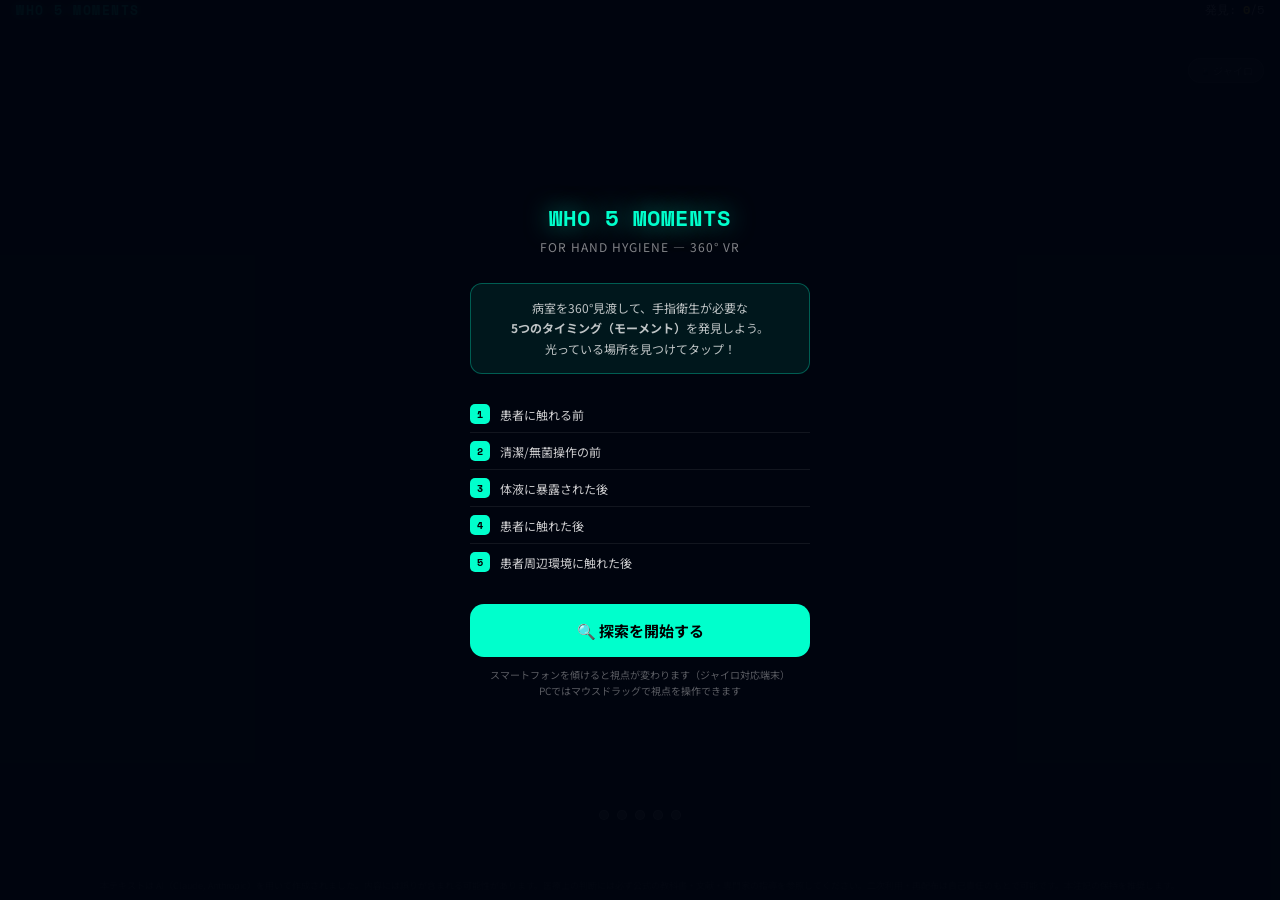
<file: who5moments_vr.html>
<!DOCTYPE html>
<html lang="ja">
<head>
<meta charset="UTF-8">
<meta name="viewport" content="width=device-width, initial-scale=1.0, maximum-scale=1.0, user-scalable=no">
<meta name="apple-mobile-web-app-capable" content="yes">
<meta name="apple-mobile-web-app-status-bar-style" content="black-translucent">
<title>WHO 5 Moments VR</title>
<style>
@import url('https://fonts.googleapis.com/css2?family=Noto+Sans+JP:wght@400;700;900&family=Space+Mono:wght@400;700&display=swap');

*, *::before, *::after { box-sizing: border-box; margin: 0; padding: 0; -webkit-tap-highlight-color: transparent; }
html, body { width: 100%; height: 100%; overflow: hidden; background: #000; }

body {
  font-family: 'Noto Sans JP', sans-serif;
  color: white;
  position: fixed;
  inset: 0;
  touch-action: none;
}

/* ══ CANVAS ══ */
#vrCanvas {
  position: absolute;
  inset: 0;
  width: 100%;
  height: 100%;
  cursor: grab;
}
#vrCanvas:active { cursor: grabbing; }

/* ══ HUD OVERLAY ══ */
#hud {
  position: absolute;
  inset: 0;
  pointer-events: none;
  z-index: 10;
}

/* Top bar */
.hud-top {
  position: absolute;
  top: 0; left: 0; right: 0;
  padding: env(safe-area-inset-top, 12px) 16px 12px;
  display: flex;
  align-items: center;
  justify-content: space-between;
  background: linear-gradient(to bottom, rgba(0,0,0,0.7), transparent);
}
.hud-title {
  font-family: 'Space Mono', monospace;
  font-size: 13px;
  font-weight: 700;
  color: #00ffcc;
  letter-spacing: 1.5px;
  text-shadow: 0 0 12px rgba(0,255,204,0.6);
}
.hud-score {
  font-family: 'Space Mono', monospace;
  font-size: 12px;
  color: rgba(255,255,255,0.7);
}
.hud-score span { color: #ffd700; font-weight: 700; }

/* Gyro indicator */
.gyro-badge {
  position: absolute;
  top: 58px; right: 16px;
  background: rgba(0,255,204,0.12);
  border: 1px solid rgba(0,255,204,0.35);
  border-radius: 999px;
  padding: 4px 10px;
  font-size: 10px;
  color: rgba(0,255,204,0.8);
  pointer-events: none;
}
.gyro-badge.inactive { background: rgba(255,255,255,0.06); border-color: rgba(255,255,255,0.2); color: rgba(255,255,255,0.4); }

/* Drag hint */
.drag-hint {
  position: absolute;
  bottom: 120px;
  left: 50%;
  transform: translateX(-50%);
  background: rgba(0,0,0,0.55);
  border: 1px solid rgba(255,255,255,0.2);
  border-radius: 20px;
  padding: 8px 18px;
  font-size: 12px;
  color: rgba(255,255,255,0.7);
  white-space: nowrap;
  animation: fadeInOut 3s ease forwards;
}
@keyframes fadeInOut { 0%{opacity:0} 15%{opacity:1} 70%{opacity:1} 100%{opacity:0} }

/* Progress dots */
.progress-dots {
  position: absolute;
  bottom: 80px;
  left: 50%;
  transform: translateX(-50%);
  display: flex;
  gap: 8px;
  pointer-events: none;
}
.pdot {
  width: 10px; height: 10px;
  border-radius: 50%;
  background: rgba(255,255,255,0.25);
  border: 1px solid rgba(255,255,255,0.4);
  transition: all 0.3s;
}
.pdot.done { background: #00ffcc; border-color: #00ffcc; box-shadow: 0 0 8px rgba(0,255,204,0.8); }
.pdot.active { background: #ffd700; border-color: #ffd700; box-shadow: 0 0 8px rgba(255,215,0,0.8); transform: scale(1.3); }

/* ══ MOMENT POPUP ══ */
#popup {
  position: absolute;
  left: 50%;
  top: 50%;
  transform: translate(-50%, -50%) scale(0.85);
  width: min(340px, 90vw);
  background: rgba(0,8,20,0.92);
  border: 1.5px solid rgba(0,255,204,0.45);
  border-radius: 22px;
  padding: 22px 20px 18px;
  backdrop-filter: blur(16px);
  -webkit-backdrop-filter: blur(16px);
  pointer-events: auto;
  z-index: 50;
  display: none;
  box-shadow: 0 0 40px rgba(0,255,204,0.15), 0 20px 60px rgba(0,0,0,0.6);
}
#popup.show {
  display: block;
  animation: popIn 0.35s cubic-bezier(0.175,0.885,0.32,1.275) forwards;
}
@keyframes popIn {
  from { transform: translate(-50%,-50%) scale(0.7); opacity: 0; }
  to   { transform: translate(-50%,-50%) scale(1); opacity: 1; }
}

.popup-num {
  font-family: 'Space Mono', monospace;
  font-size: 11px;
  color: rgba(0,255,204,0.7);
  letter-spacing: 2px;
  margin-bottom: 6px;
}
.popup-title {
  font-size: 17px;
  font-weight: 900;
  margin-bottom: 8px;
  line-height: 1.3;
}
.popup-icon { font-size: 40px; text-align: center; margin-bottom: 10px; }
.popup-desc {
  font-size: 13px;
  color: rgba(255,255,255,0.8);
  line-height: 1.7;
  margin-bottom: 14px;
}
.popup-why {
  background: rgba(0,255,204,0.08);
  border: 1px solid rgba(0,255,204,0.2);
  border-radius: 10px;
  padding: 10px 12px;
  font-size: 12px;
  color: rgba(0,255,204,0.9);
  line-height: 1.6;
  margin-bottom: 14px;
}
.popup-btn {
  width: 100%;
  padding: 13px;
  background: #00ffcc;
  color: #000;
  border: none;
  border-radius: 13px;
  font-family: 'Noto Sans JP', sans-serif;
  font-size: 14px;
  font-weight: 700;
  cursor: pointer;
  transition: all 0.18s;
}
.popup-btn:hover { background: #00e6b8; }
.popup-close {
  position: absolute;
  top: 12px; right: 14px;
  background: none;
  border: none;
  color: rgba(255,255,255,0.4);
  font-size: 20px;
  cursor: pointer;
  padding: 4px;
  line-height: 1;
}

/* ══ COMPLETION ══ */
#completion {
  position: absolute;
  inset: 0;
  background: rgba(0,5,15,0.92);
  display: none;
  flex-direction: column;
  align-items: center;
  justify-content: center;
  padding: 32px 24px;
  z-index: 80;
  pointer-events: auto;
}
#completion.show { display: flex; }
.comp-title { font-size: 26px; font-weight: 900; text-align: center; margin-bottom: 6px; color: #00ffcc; text-shadow: 0 0 20px rgba(0,255,204,0.5); }
.comp-sub { font-size: 13px; color: rgba(255,255,255,0.6); margin-bottom: 24px; text-align: center; }

.moments-summary {
  width: 100%;
  max-width: 360px;
  display: flex;
  flex-direction: column;
  gap: 8px;
  margin-bottom: 24px;
}
.ms-row {
  background: rgba(255,255,255,0.04);
  border: 1px solid rgba(255,255,255,0.1);
  border-radius: 12px;
  padding: 10px 14px;
  display: flex;
  align-items: center;
  gap: 12px;
}
.ms-num {
  font-family: 'Space Mono', monospace;
  font-size: 11px;
  background: rgba(0,255,204,0.15);
  color: #00ffcc;
  border-radius: 6px;
  width: 22px; height: 22px;
  display: flex; align-items: center; justify-content: center;
  flex-shrink: 0;
}
.ms-icon { font-size: 20px; flex-shrink: 0; }
.ms-name { font-size: 12px; font-weight: 700; flex: 1; }
.ms-check { font-size: 16px; }

.comp-restart {
  width: 100%;
  max-width: 360px;
  padding: 15px;
  background: #00ffcc;
  color: #000;
  border: none;
  border-radius: 14px;
  font-family: 'Noto Sans JP', sans-serif;
  font-size: 15px;
  font-weight: 700;
  cursor: pointer;
  transition: all 0.2s;
  margin-bottom: 10px;
}
.comp-restart:hover { background: #00e6b8; transform: translateY(-1px); }

/* ══ INTRO SCREEN ══ */
#intro {
  position: absolute;
  inset: 0;
  background: rgba(0,5,15,0.96);
  display: flex;
  flex-direction: column;
  align-items: center;
  justify-content: center;
  padding: 32px 24px;
  z-index: 90;
  pointer-events: auto;
}
.intro-title {
  font-family: 'Space Mono', monospace;
  font-size: 22px;
  font-weight: 700;
  color: #00ffcc;
  text-align: center;
  margin-bottom: 4px;
  text-shadow: 0 0 24px rgba(0,255,204,0.5);
  letter-spacing: 1px;
}
.intro-sub {
  font-size: 12px;
  color: rgba(255,255,255,0.5);
  text-align: center;
  margin-bottom: 28px;
  letter-spacing: 1px;
}
.who-badge {
  background: rgba(0,255,204,0.08);
  border: 1.5px solid rgba(0,255,204,0.3);
  border-radius: 12px;
  padding: 14px 18px;
  margin-bottom: 22px;
  max-width: 340px;
  width: 100%;
}
.who-badge p {
  font-size: 12px;
  color: rgba(255,255,255,0.75);
  line-height: 1.7;
  text-align: center;
}
.moment-list {
  width: 100%;
  max-width: 340px;
  margin-bottom: 24px;
}
.ml-item {
  display: flex;
  align-items: center;
  gap: 10px;
  padding: 8px 0;
  border-bottom: 1px solid rgba(255,255,255,0.07);
  font-size: 12px;
  color: rgba(255,255,255,0.8);
}
.ml-item:last-child { border-bottom: none; }
.ml-n {
  font-family: 'Space Mono', monospace;
  font-size: 10px;
  background: #00ffcc;
  color: #000;
  border-radius: 5px;
  width: 20px; height: 20px;
  display: flex; align-items: center; justify-content: center;
  font-weight: 700;
  flex-shrink: 0;
}
.intro-start {
  width: 100%;
  max-width: 340px;
  padding: 16px;
  background: #00ffcc;
  color: #000;
  border: none;
  border-radius: 14px;
  font-family: 'Noto Sans JP', sans-serif;
  font-size: 15px;
  font-weight: 700;
  cursor: pointer;
  transition: all 0.2s;
  margin-bottom: 10px;
}
.intro-start:hover { background: #00e6b8; }
.intro-note {
  font-size: 10px;
  color: rgba(255,255,255,0.35);
  text-align: center;
  line-height: 1.6;
  max-width: 300px;
}

/* ══ FOOTER ══ */
#footerNote {
  position: absolute;
  bottom: 0; left: 0; right: 0;
  padding: 8px 12px;
  padding-bottom: max(8px, env(safe-area-inset-bottom));
  font-size: 9px;
  color: rgba(255,255,255,0.2);
  text-align: center;
  line-height: 1.5;
  pointer-events: none;
  z-index: 5;
}
</style>
</head>
<body>

<!-- ══ VR CANVAS ══ -->
<canvas id="vrCanvas"></canvas>

<!-- ══ HUD ══ -->
<div id="hud">
  <div class="hud-top">
    <div class="hud-title">WHO 5 MOMENTS</div>
    <div class="hud-score">発見: <span id="foundCount">0</span>/5</div>
  </div>
  <div class="gyro-badge inactive" id="gyroBadge">📱 ジャイロ</div>
  <div class="progress-dots" id="progressDots"></div>
</div>

<!-- ══ MOMENT POPUP ══ -->
<div id="popup">
  <button class="popup-close" onclick="closePopup()">✕</button>
  <div class="popup-num" id="popNum">MOMENT 1</div>
  <div class="popup-icon" id="popIcon">🧴</div>
  <div class="popup-title" id="popTitle"></div>
  <div class="popup-desc" id="popDesc"></div>
  <div class="popup-why" id="popWhy"></div>
  <button class="popup-btn" id="popBtn" onclick="confirmMoment()">🧴 手指消毒する</button>
</div>

<!-- ══ COMPLETION ══ -->
<div id="completion">
  <div style="font-size:56px;margin-bottom:12px;animation:emBounce 0.6s ease">🏆</div>
  <div class="comp-title">5モーメント制覇！</div>
  <div class="comp-sub">すべての手指衛生タイミングを学習しました</div>
  <div class="moments-summary" id="momentsSummary"></div>
  <button class="comp-restart" onclick="restartGame()">🔄 もう一度</button>
  <div style="font-size:10px;color:rgba(255,255,255,0.3);text-align:center;line-height:1.6;max-width:300px">
    本テキストは AI（Claude, Anthropic）を用いて作成されました。<br>
    医療上の判断には必ず公式文献・専門家の指導を参照してください。
  </div>
</div>

<!-- ══ INTRO ══ -->
<div id="intro">
  <div class="intro-title">WHO 5 MOMENTS</div>
  <div class="intro-sub">FOR HAND HYGIENE — 360° VR</div>
  <div class="who-badge">
    <p>病室を360°見渡して、手指衛生が必要な<br><strong>5つのタイミング（モーメント）</strong>を発見しよう。<br>光っている場所を見つけてタップ！</p>
  </div>
  <div class="moment-list">
    <div class="ml-item"><div class="ml-n">1</div>患者に触れる前</div>
    <div class="ml-item"><div class="ml-n">2</div>清潔/無菌操作の前</div>
    <div class="ml-item"><div class="ml-n">3</div>体液に暴露された後</div>
    <div class="ml-item"><div class="ml-n">4</div>患者に触れた後</div>
    <div class="ml-item"><div class="ml-n">5</div>患者周辺環境に触れた後</div>
  </div>
  <button class="intro-start" onclick="startApp()">🔍 探索を開始する</button>
  <div class="intro-note">
    スマートフォンを傾けると視点が変わります（ジャイロ対応端末）<br>
    PCではマウスドラッグで視点を操作できます
  </div>
</div>

<!-- ══ FOOTER ══ -->
<div id="footerNote">
  本テキストは AI（Claude, Anthropic）を用いて作成されました。内容には誤りが含まれる可能性があります。医療上の判断には必ず公式の教科書・文献・専門家の指導を参照してください。二次利用・再配布は自己責任のもとで可能です。本注記の保持を推奨します。
</div>

<script>
// ════════════════════════════════════════════════════════
// WHO 5 MOMENTS DATA
// ════════════════════════════════════════════════════════
const MOMENTS = [
  {
    id: 1,
    title: '患者に触れる前',
    icon: '🤝',
    color: [0, 255, 180],
    // Position in 360 scene: azimuth (0-360 deg), elevation (-40 to 40)
    az: 30, el: 0,
    scene: 'bed',   // what's drawn nearby
    desc: '患者の身体に触れる直前に手指消毒を行います。患者のベッドサイドに立ち、触れる前が対象です。',
    why: '💡 あなたの手に付着した微生物から患者を守ります。特に免疫が低下した患者へのケアの前は必須です。',
    example: '例：握手、脈拍測定、体位変換を行う前など'
  },
  {
    id: 2,
    title: '清潔/無菌操作の前',
    icon: '💉',
    color: [0, 180, 255],
    az: 130, el: 5,
    scene: 'iv',
    desc: '注射・点滴・採血・カテーテル操作など、清潔または無菌操作を行う直前に手指消毒します。',
    why: '💡 侵襲的処置は感染リスクが高い。微生物が器材や患者の体内に入らないよう消毒が必要です。',
    example: '例：点滴ポートへのアクセス前、導尿カテーテル挿入前など'
  },
  {
    id: 3,
    title: '体液に暴露された後',
    icon: '⚠️',
    color: [255, 80, 80],
    az: 220, el: -5,
    scene: 'waste',
    desc: '血液・分泌物・排泄物・粘膜などの体液に触れた可能性がある直後に手指消毒します。',
    why: '💡 あなた自身を感染から守り、他の患者・スタッフへの微生物の伝播を防ぎます。',
    example: '例：採血後、喀痰吸引後、おむつ交換後など'
  },
  {
    id: 4,
    title: '患者に触れた後',
    icon: '🙌',
    color: [255, 200, 0],
    az: 310, el: 0,
    scene: 'patient',
    desc: '患者の身体に触れた後、患者のベッドサイドを離れる前に手指消毒を行います。',
    why: '💡 患者の微生物があなたの手を介して環境や他の患者に広がることを防ぎます。',
    example: '例：患者の手を握った後、体温測定後、体を拭いた後など'
  },
  {
    id: 5,
    title: '患者周辺環境に触れた後',
    icon: '🪑',
    color: [180, 100, 255],
    az: 190, el: 15,
    scene: 'surface',
    desc: '患者の周辺にある物（ベッド柵・ナースコール・床頭台など）に触れた後に手指消毒します。',
    why: '💡 患者周辺の環境は微生物で汚染されていることがあります。触れた後の消毒で伝播を防ぎます。',
    example: '例：ベッド柵を上げた後、ナースコールを手渡した後など'
  }
];

// ════════════════════════════════════════════════════════
// CANVAS & RENDER
// ════════════════════════════════════════════════════════
const canvas = document.getElementById('vrCanvas');
const ctx = canvas.getContext('2d');

let W, H;
function resize() {
  W = canvas.width  = window.innerWidth;
  H = canvas.height = window.innerHeight;
}
resize();
window.addEventListener('resize', resize);

// Camera state
let camAz = 0;   // horizontal rotation (degrees)
let camEl = 0;   // vertical tilt (degrees)
let running = false;

// ── DRAW ROOM ──────────────────────────────────────────
function drawRoom(az, el) {
  ctx.clearRect(0, 0, W, H);

  // Sky/ceiling gradient
  const skyGrad = ctx.createLinearGradient(0, 0, 0, H * 0.45);
  skyGrad.addColorStop(0, '#0a1628');
  skyGrad.addColorStop(1, '#0d2040');
  ctx.fillStyle = skyGrad;
  ctx.fillRect(0, 0, W, H * 0.45);

  // Floor gradient
  const floorGrad = ctx.createLinearGradient(0, H * 0.55, 0, H);
  floorGrad.addColorStop(0, '#0c1c10');
  floorGrad.addColorStop(1, '#060e08');
  ctx.fillStyle = floorGrad;
  ctx.fillRect(0, H * 0.55, W, H * 0.45);

  // Mid band (wall)
  const wallGrad = ctx.createLinearGradient(0, H * 0.3, 0, H * 0.7);
  wallGrad.addColorStop(0, '#0d2040');
  wallGrad.addColorStop(0.4, '#0f2848');
  wallGrad.addColorStop(0.6, '#0c1c10');
  wallGrad.addColorStop(1, '#0a1810');
  ctx.fillStyle = wallGrad;
  ctx.fillRect(0, H * 0.3, W, H * 0.4);

  // Horizon line
  const horizY = H * 0.5 - (el / 45) * H * 0.15;

  // Floor grid (perspective)
  drawFloorGrid(horizY, az);

  // Ceiling grid
  drawCeilingGrid(horizY, az);

  // Room elements
  drawRoomElements(az, el, horizY);
}

function drawFloorGrid(horizY, az) {
  const offset = (az % 30) / 30;
  ctx.save();
  ctx.strokeStyle = 'rgba(0,255,100,0.08)';
  ctx.lineWidth = 1;
  // Perspective lines from vanishing point
  const vx = W / 2 - (((az % 360) / 360) * W * 0.3);
  const vy = horizY;
  const numLines = 18;
  for (let i = 0; i <= numLines; i++) {
    const x = (i / numLines) * W;
    ctx.beginPath();
    ctx.moveTo(vx, vy);
    ctx.lineTo(x, H);
    ctx.stroke();
  }
  // Horizontal floor lines
  for (let d = 0; d < 8; d++) {
    const t = (d + offset) / 8;
    const y = horizY + (H - horizY) * (t * t * 2);
    if (y > horizY && y < H) {
      ctx.globalAlpha = 0.04 + t * 0.06;
      ctx.beginPath();
      ctx.moveTo(0, y);
      ctx.lineTo(W, y);
      ctx.stroke();
    }
  }
  ctx.globalAlpha = 1;
  ctx.restore();
}

function drawCeilingGrid(horizY, az) {
  const offset = (az % 40) / 40;
  ctx.save();
  ctx.strokeStyle = 'rgba(100,180,255,0.05)';
  ctx.lineWidth = 1;
  const vx = W / 2 - (((az % 360) / 360) * W * 0.3);
  const vy = horizY;
  const numLines = 14;
  for (let i = 0; i <= numLines; i++) {
    const x = (i / numLines) * W;
    ctx.beginPath();
    ctx.moveTo(vx, vy);
    ctx.lineTo(x, 0);
    ctx.stroke();
  }
  for (let d = 0; d < 6; d++) {
    const t = (d + offset) / 6;
    const y = horizY - (horizY) * (t * t * 1.8);
    if (y < horizY && y > 0) {
      ctx.globalAlpha = 0.03 + t * 0.04;
      ctx.beginPath();
      ctx.moveTo(0, y);
      ctx.lineTo(W, y);
      ctx.stroke();
    }
  }
  ctx.globalAlpha = 1;
  ctx.restore();
}

function drawRoomElements(az, el, horizY) {
  // Draw ambient room geometry based on camera angle
  // Hospital bed silhouette (center-ish)
  const bedAz = 10;
  const bedX = azToX(bedAz, az);
  if (bedX > -100 && bedX < W + 100) {
    drawBed(bedX, horizY);
  }

  // IV stand
  const ivX = azToX(120, az);
  if (ivX > -60 && ivX < W + 60) {
    drawIVStand(ivX, horizY);
  }

  // Waste bin
  const binX = azToX(210, az);
  if (binX > -60 && binX < W + 60) {
    drawWasteBin(binX, horizY);
  }

  // Door
  const doorX = azToX(280, az);
  if (doorX > -80 && doorX < W + 80) {
    drawDoor(doorX, horizY);
  }

  // Surface/table
  const tableX = azToX(185, az);
  if (tableX > -80 && tableX < W + 80) {
    drawTable(tableX, horizY);
  }

  // Light fixtures
  for (let la = 0; la < 360; la += 90) {
    const lx = azToX(la, az);
    if (lx > -30 && lx < W + 30) {
      drawLight(lx, horizY * 0.15);
    }
  }
}

function azToX(targetAz, currentAz) {
  let diff = targetAz - currentAz;
  while (diff > 180) diff -= 360;
  while (diff < -180) diff += 360;
  return W / 2 + (diff / 120) * W;
}

function drawBed(x, horizY) {
  const s = 1.0;
  ctx.save();
  // Mattress
  ctx.fillStyle = '#1a3a5c';
  ctx.fillRect(x - 80*s, horizY - 10*s, 160*s, 40*s);
  // Frame
  ctx.strokeStyle = '#2a5080';
  ctx.lineWidth = 2;
  ctx.strokeRect(x - 80*s, horizY - 10*s, 160*s, 40*s);
  // Pillow
  ctx.fillStyle = '#2a4a6a';
  ctx.fillRect(x - 65*s, horizY - 8*s, 50*s, 20*s);
  // Headboard
  ctx.fillStyle = '#1a3a5c';
  ctx.fillRect(x - 82*s, horizY - 30*s, 12*s, 60*s);
  // Bed rails
  ctx.strokeStyle = 'rgba(100,160,220,0.5)';
  ctx.lineWidth = 3;
  ctx.beginPath();
  ctx.moveTo(x - 70*s, horizY - 12*s);
  ctx.lineTo(x - 70*s, horizY + 32*s);
  ctx.moveTo(x + 70*s, horizY - 12*s);
  ctx.lineTo(x + 70*s, horizY + 32*s);
  ctx.stroke();
  // Blanket
  ctx.fillStyle = 'rgba(40,80,120,0.7)';
  ctx.fillRect(x - 65*s, horizY, 130*s, 28*s);
  ctx.restore();
}

function drawIVStand(x, horizY) {
  ctx.save();
  ctx.strokeStyle = '#2a6080';
  ctx.lineWidth = 3;
  // Pole
  ctx.beginPath();
  ctx.moveTo(x, horizY + 40);
  ctx.lineTo(x, horizY - 80);
  ctx.stroke();
  // Hook
  ctx.beginPath();
  ctx.moveTo(x - 15, horizY - 75);
  ctx.lineTo(x + 15, horizY - 75);
  ctx.stroke();
  // IV bag
  ctx.fillStyle = 'rgba(100,200,255,0.25)';
  ctx.strokeStyle = 'rgba(100,200,255,0.5)';
  ctx.lineWidth = 1.5;
  ctx.beginPath();
  ctx.roundRect(x - 14, horizY - 72, 28, 36, 4);
  ctx.fill();
  ctx.stroke();
  // Drip line
  ctx.strokeStyle = 'rgba(100,200,255,0.3)';
  ctx.lineWidth = 1;
  ctx.beginPath();
  ctx.moveTo(x, horizY - 36);
  ctx.lineTo(x, horizY);
  ctx.stroke();
  // Base
  ctx.fillStyle = '#1a4060';
  ctx.fillRect(x - 20, horizY + 38, 40, 8);
  ctx.restore();
}

function drawWasteBin(x, horizY) {
  ctx.save();
  ctx.fillStyle = '#2a1a00';
  ctx.strokeStyle = '#ff6600';
  ctx.lineWidth = 1.5;
  // Bin body
  ctx.beginPath();
  ctx.moveTo(x - 18, horizY + 50);
  ctx.lineTo(x - 14, horizY + 10);
  ctx.lineTo(x + 14, horizY + 10);
  ctx.lineTo(x + 18, horizY + 50);
  ctx.closePath();
  ctx.fill();
  ctx.stroke();
  // Lid
  ctx.fillStyle = '#3a2a00';
  ctx.fillRect(x - 16, horizY + 6, 32, 6);
  // Biohazard text
  ctx.fillStyle = 'rgba(255,100,0,0.6)';
  ctx.font = 'bold 14px sans-serif';
  ctx.textAlign = 'center';
  ctx.fillText('☣', x, horizY + 36);
  ctx.restore();
}

function drawDoor(x, horizY) {
  ctx.save();
  const h = 100, w = 54;
  ctx.fillStyle = '#0d2a1a';
  ctx.strokeStyle = '#1a4030';
  ctx.lineWidth = 2;
  ctx.fillRect(x - w/2, horizY - h * 0.7, w, h);
  ctx.strokeRect(x - w/2, horizY - h * 0.7, w, h);
  // Window
  ctx.strokeStyle = 'rgba(100,200,150,0.3)';
  ctx.fillStyle = 'rgba(100,200,150,0.06)';
  ctx.fillRect(x - 12, horizY - h*0.55, 24, 20);
  ctx.strokeRect(x - 12, horizY - h*0.55, 24, 20);
  // Handle
  ctx.fillStyle = '#2a6040';
  ctx.beginPath();
  ctx.arc(x + 18, horizY - h*0.25, 4, 0, Math.PI*2);
  ctx.fill();
  ctx.restore();
}

function drawTable(x, horizY) {
  ctx.save();
  // Tabletop
  ctx.fillStyle = '#1a3a2a';
  ctx.strokeStyle = '#2a5a3a';
  ctx.lineWidth = 1.5;
  ctx.fillRect(x - 50, horizY - 5, 100, 10);
  ctx.strokeRect(x - 50, horizY - 5, 100, 10);
  // Legs
  ctx.strokeStyle = '#1a4030';
  ctx.lineWidth = 3;
  ctx.beginPath();
  ctx.moveTo(x - 38, horizY + 5);
  ctx.lineTo(x - 38, horizY + 40);
  ctx.moveTo(x + 38, horizY + 5);
  ctx.lineTo(x + 38, horizY + 40);
  ctx.stroke();
  // Items on table
  ctx.fillStyle = 'rgba(200,230,255,0.15)';
  ctx.fillRect(x - 20, horizY - 18, 14, 13);
  ctx.fillStyle = 'rgba(255,200,100,0.2)';
  ctx.beginPath();
  ctx.arc(x + 20, horizY - 10, 7, 0, Math.PI*2);
  ctx.fill();
  ctx.restore();
}

function drawLight(x, y) {
  ctx.save();
  ctx.fillStyle = 'rgba(200,220,255,0.6)';
  ctx.fillRect(x - 20, y, 40, 6);
  // Glow
  const g = ctx.createRadialGradient(x, y+3, 0, x, y+3, 60);
  g.addColorStop(0, 'rgba(200,220,255,0.08)');
  g.addColorStop(1, 'transparent');
  ctx.fillStyle = g;
  ctx.fillRect(x - 60, y, 120, 80);
  ctx.restore();
}

// ════════════════════════════════════════════════════════
// MOMENT HOTSPOTS
// ════════════════════════════════════════════════════════
const state = {
  found: new Set(),
  activeMoment: null,
  gameStarted: false,
  time: 0,
};

let hotspots = []; // {moment, x, y, r, pulse}

function updateHotspots(az, el, horizY) {
  hotspots = MOMENTS.map(m => {
    const x = azToX(m.az, az);
    const elOffset = (m.el - el);
    const y = horizY - elOffset * (H * 0.006);
    return { moment: m, x, y, r: 28, visible: x > -60 && x < W + 60 };
  });
}

function drawHotspots(t) {
  hotspots.forEach(hs => {
    if (!hs.visible) return;
    if (state.found.has(hs.moment.id)) {
      // Already found — draw checkmark
      drawFoundMark(hs.x, hs.y);
      return;
    }

    const [r, g, b] = hs.moment.color;
    const pulse = (Math.sin(t * 0.003 + hs.moment.id) + 1) / 2;
    const outerR = hs.r + 10 + pulse * 12;

    // Outer glow ring
    const glowGrad = ctx.createRadialGradient(hs.x, hs.y, 0, hs.x, hs.y, outerR + 20);
    glowGrad.addColorStop(0, `rgba(${r},${g},${b},${0.25 + pulse * 0.2})`);
    glowGrad.addColorStop(0.6, `rgba(${r},${g},${b},0.08)`);
    glowGrad.addColorStop(1, 'transparent');
    ctx.beginPath();
    ctx.arc(hs.x, hs.y, outerR + 20, 0, Math.PI * 2);
    ctx.fillStyle = glowGrad;
    ctx.fill();

    // Pulsing ring
    ctx.beginPath();
    ctx.arc(hs.x, hs.y, outerR, 0, Math.PI * 2);
    ctx.strokeStyle = `rgba(${r},${g},${b},${0.3 + pulse * 0.4})`;
    ctx.lineWidth = 2;
    ctx.stroke();

    // Core circle
    const coreGrad = ctx.createRadialGradient(hs.x - 5, hs.y - 5, 0, hs.x, hs.y, hs.r);
    coreGrad.addColorStop(0, `rgba(${r},${g},${b},0.95)`);
    coreGrad.addColorStop(1, `rgba(${Math.floor(r*0.5)},${Math.floor(g*0.5)},${Math.floor(b*0.5)},0.8)`);
    ctx.beginPath();
    ctx.arc(hs.x, hs.y, hs.r, 0, Math.PI * 2);
    ctx.fillStyle = coreGrad;
    ctx.fill();

    // Inner ring
    ctx.beginPath();
    ctx.arc(hs.x, hs.y, hs.r - 2, 0, Math.PI * 2);
    ctx.strokeStyle = `rgba(255,255,255,0.4)`;
    ctx.lineWidth = 1.5;
    ctx.stroke();

    // Icon
    ctx.font = '20px sans-serif';
    ctx.textAlign = 'center';
    ctx.textBaseline = 'middle';
    ctx.fillText(hs.moment.icon, hs.x, hs.y - 2);

    // Number badge
    ctx.save();
    ctx.fillStyle = 'rgba(0,0,0,0.6)';
    ctx.beginPath();
    ctx.arc(hs.x + 18, hs.y - 18, 9, 0, Math.PI * 2);
    ctx.fill();
    ctx.fillStyle = 'white';
    ctx.font = 'bold 10px Space Mono, monospace';
    ctx.textAlign = 'center';
    ctx.textBaseline = 'middle';
    ctx.fillText(hs.moment.id, hs.x + 18, hs.y - 18);
    ctx.restore();

    // Tap hint
    if (pulse > 0.85) {
      ctx.save();
      ctx.globalAlpha = (pulse - 0.85) / 0.15;
      ctx.fillStyle = `rgba(${r},${g},${b},0.9)`;
      ctx.font = `bold 10px 'Noto Sans JP', sans-serif`;
      ctx.textAlign = 'center';
      ctx.textBaseline = 'top';
      ctx.fillText('タップ！', hs.x, hs.y + hs.r + 6);
      ctx.restore();
    }
  });
}

function drawFoundMark(x, y) {
  ctx.save();
  ctx.beginPath();
  ctx.arc(x, y, 22, 0, Math.PI * 2);
  ctx.fillStyle = 'rgba(0,255,150,0.12)';
  ctx.fill();
  ctx.strokeStyle = 'rgba(0,255,150,0.4)';
  ctx.lineWidth = 1.5;
  ctx.stroke();
  ctx.font = '18px sans-serif';
  ctx.textAlign = 'center';
  ctx.textBaseline = 'middle';
  ctx.fillText('✓', x, y);
  ctx.restore();
}

// Crosshair
function drawCrosshair() {
  const cx = W/2, cy = H/2;
  ctx.save();
  ctx.strokeStyle = 'rgba(255,255,255,0.25)';
  ctx.lineWidth = 1;
  ctx.setLineDash([4,4]);
  ctx.beginPath();
  ctx.moveTo(cx - 15, cy); ctx.lineTo(cx + 15, cy);
  ctx.moveTo(cx, cy - 15); ctx.lineTo(cx, cy + 15);
  ctx.stroke();
  ctx.setLineDash([]);
  ctx.beginPath();
  ctx.arc(cx, cy, 4, 0, Math.PI*2);
  ctx.fillStyle = 'rgba(255,255,255,0.2)';
  ctx.fill();
  ctx.restore();
}

// ════════════════════════════════════════════════════════
// RENDER LOOP
// ════════════════════════════════════════════════════════
function renderLoop(t) {
  if (!running) return;
  state.time = t;

  const horizY = H * 0.5 - (camEl / 45) * H * 0.15;
  drawRoom(camAz, camEl);
  updateHotspots(camAz, camEl, horizY);
  drawHotspots(t);
  drawCrosshair();

  updateProgressDots();
  requestAnimationFrame(renderLoop);
}

// ════════════════════════════════════════════════════════
// INPUT — DRAG (mouse + touch)
// ════════════════════════════════════════════════════════
let drag = { active: false, lastX: 0, lastY: 0 };

canvas.addEventListener('mousedown', e => {
  drag.active = true;
  drag.lastX = e.clientX;
  drag.lastY = e.clientY;
});
window.addEventListener('mousemove', e => {
  if (!drag.active) return;
  const dx = e.clientX - drag.lastX;
  const dy = e.clientY - drag.lastY;
  camAz = (camAz - dx * 0.3 + 360) % 360;
  camEl = Math.max(-30, Math.min(30, camEl + dy * 0.2));
  drag.lastX = e.clientX;
  drag.lastY = e.clientY;
});
window.addEventListener('mouseup', () => { drag.active = false; });

let touch = { active: false, lastX: 0, lastY: 0, isTap: false, startX: 0, startY: 0 };

canvas.addEventListener('touchstart', e => {
  if (e.touches.length === 1) {
    touch.active = true;
    touch.lastX = touch.startX = e.touches[0].clientX;
    touch.lastY = touch.startY = e.touches[0].clientY;
    touch.isTap = true;
  }
}, { passive: true });

canvas.addEventListener('touchmove', e => {
  if (!touch.active || e.touches.length !== 1) return;
  const dx = e.touches[0].clientX - touch.lastX;
  const dy = e.touches[0].clientY - touch.lastY;
  const totalDx = Math.abs(e.touches[0].clientX - touch.startX);
  const totalDy = Math.abs(e.touches[0].clientY - touch.startY);
  if (totalDx > 6 || totalDy > 6) touch.isTap = false;
  if (!gyroActive) {
    camAz = (camAz - dx * 0.4 + 360) % 360;
    camEl = Math.max(-30, Math.min(30, camEl + dy * 0.25));
  }
  touch.lastX = e.touches[0].clientX;
  touch.lastY = e.touches[0].clientY;
}, { passive: true });

canvas.addEventListener('touchend', e => {
  if (touch.isTap && touch.active) {
    handleTap(touch.startX, touch.startY);
  }
  touch.active = false;
});

canvas.addEventListener('click', e => {
  handleTap(e.clientX, e.clientY);
});

function handleTap(x, y) {
  if (!state.gameStarted) return;
  if (document.getElementById('popup').classList.contains('show')) return;

  // Check hotspot hit
  for (const hs of hotspots) {
    if (!hs.visible) continue;
    if (state.found.has(hs.moment.id)) continue;
    const dist = Math.hypot(x - hs.x, y - hs.y);
    if (dist < hs.r + 16) {
      openPopup(hs.moment);
      return;
    }
  }
}

// ════════════════════════════════════════════════════════
// GYROSCOPE
// ════════════════════════════════════════════════════════
let gyroActive = false;
let gyroBaseAlpha = null;
let gyroBeta = 0, gyroGamma = 0;

function initGyro() {
  if (typeof DeviceOrientationEvent === 'undefined') return;

  const requestFn = (typeof DeviceOrientationEvent.requestPermission === 'function')
    ? DeviceOrientationEvent.requestPermission
    : null;

  if (requestFn) {
    // iOS 13+ needs permission
    document.addEventListener('touchstart', async function iosPermission() {
      try {
        const perm = await DeviceOrientationEvent.requestPermission();
        if (perm === 'granted') listenGyro();
      } catch(e) {}
      document.removeEventListener('touchstart', iosPermission);
    }, { once: true });
  } else {
    listenGyro();
  }
}

function listenGyro() {
  window.addEventListener('deviceorientation', e => {
    if (e.alpha === null) return;
    gyroActive = true;

    if (gyroBaseAlpha === null) gyroBaseAlpha = e.alpha;

    let da = e.alpha - gyroBaseAlpha;
    if (da < 0) da += 360;
    // On mobile landscape vs portrait adjust
    camAz = (360 - da) % 360;
    camEl = Math.max(-30, Math.min(30, -(e.beta - 60) * 0.5));

    const badge = document.getElementById('gyroBadge');
    badge.textContent = '📱 ジャイロ ON';
    badge.classList.remove('inactive');
  });
}

// ════════════════════════════════════════════════════════
// POPUP
// ════════════════════════════════════════════════════════
function openPopup(moment) {
  state.activeMoment = moment;
  const [r, g, b] = moment.color;

  document.getElementById('popNum').textContent = `MOMENT ${moment.id} / 5`;
  document.getElementById('popIcon').textContent = moment.icon;
  document.getElementById('popTitle').textContent = moment.title;
  document.getElementById('popDesc').textContent = moment.desc + ' ' + moment.example;
  document.getElementById('popWhy').textContent = moment.why;

  const popup = document.getElementById('popup');
  popup.style.borderColor = `rgba(${r},${g},${b},0.6)`;
  popup.style.boxShadow = `0 0 40px rgba(${r},${g},${b},0.15), 0 20px 60px rgba(0,0,0,0.6)`;

  const btn = document.getElementById('popBtn');
  btn.style.background = `rgb(${r},${g},${b})`;
  btn.style.color = (r + g + b > 400) ? '#000' : '#fff';

  popup.classList.add('show');
}

function closePopup() {
  document.getElementById('popup').classList.remove('show');
  state.activeMoment = null;
}

function confirmMoment() {
  if (!state.activeMoment) return;
  const m = state.activeMoment;
  state.found.add(m.id);
  closePopup();

  // Flash effect
  const flashDiv = document.createElement('div');
  flashDiv.style.cssText = `position:fixed;inset:0;background:rgba(0,255,180,0.18);z-index:200;pointer-events:none;animation:flashFade 0.5s ease forwards;`;
  document.head.insertAdjacentHTML('beforeend', `<style>@keyframes flashFade{to{opacity:0}}</style>`);
  document.body.appendChild(flashDiv);
  setTimeout(() => flashDiv.remove(), 500);

  updateProgressDots();
  document.getElementById('foundCount').textContent = state.found.size;

  if (state.found.size === 5) {
    setTimeout(showCompletion, 600);
  }
}

// ════════════════════════════════════════════════════════
// UI
// ════════════════════════════════════════════════════════
function updateProgressDots() {
  const el = document.getElementById('progressDots');
  el.innerHTML = MOMENTS.map(m => {
    const cls = state.found.has(m.id) ? 'pdot done' : 'pdot';
    return `<div class="${cls}" title="Moment ${m.id}"></div>`;
  }).join('');
}

function showCompletion() {
  running = false;
  const el = document.getElementById('completion');
  document.getElementById('momentsSummary').innerHTML = MOMENTS.map(m =>
    `<div class="ms-row">
      <div class="ms-num">${m.id}</div>
      <div class="ms-icon">${m.icon}</div>
      <div class="ms-name">${m.title}</div>
      <div class="ms-check">✅</div>
    </div>`
  ).join('');
  el.classList.add('show');
}

function restartGame() {
  state.found.clear();
  state.activeMoment = null;
  camAz = 0; camEl = 0;
  gyroBaseAlpha = null;
  document.getElementById('completion').classList.remove('show');
  document.getElementById('foundCount').textContent = '0';
  updateProgressDots();
  running = true;
  requestAnimationFrame(renderLoop);
}

function startApp() {
  document.getElementById('intro').style.display = 'none';
  state.gameStarted = true;
  running = true;
  updateProgressDots();
  requestAnimationFrame(renderLoop);
  initGyro();

  // Show drag hint
  const hint = document.createElement('div');
  hint.className = 'drag-hint';
  hint.textContent = '📱 端末を傾けるか、ドラッグして360°見まわそう';
  document.getElementById('hud').appendChild(hint);
  setTimeout(() => hint.remove(), 3500);
}

// Init dots
updateProgressDots();
</script>
</body>
</html>
</file>
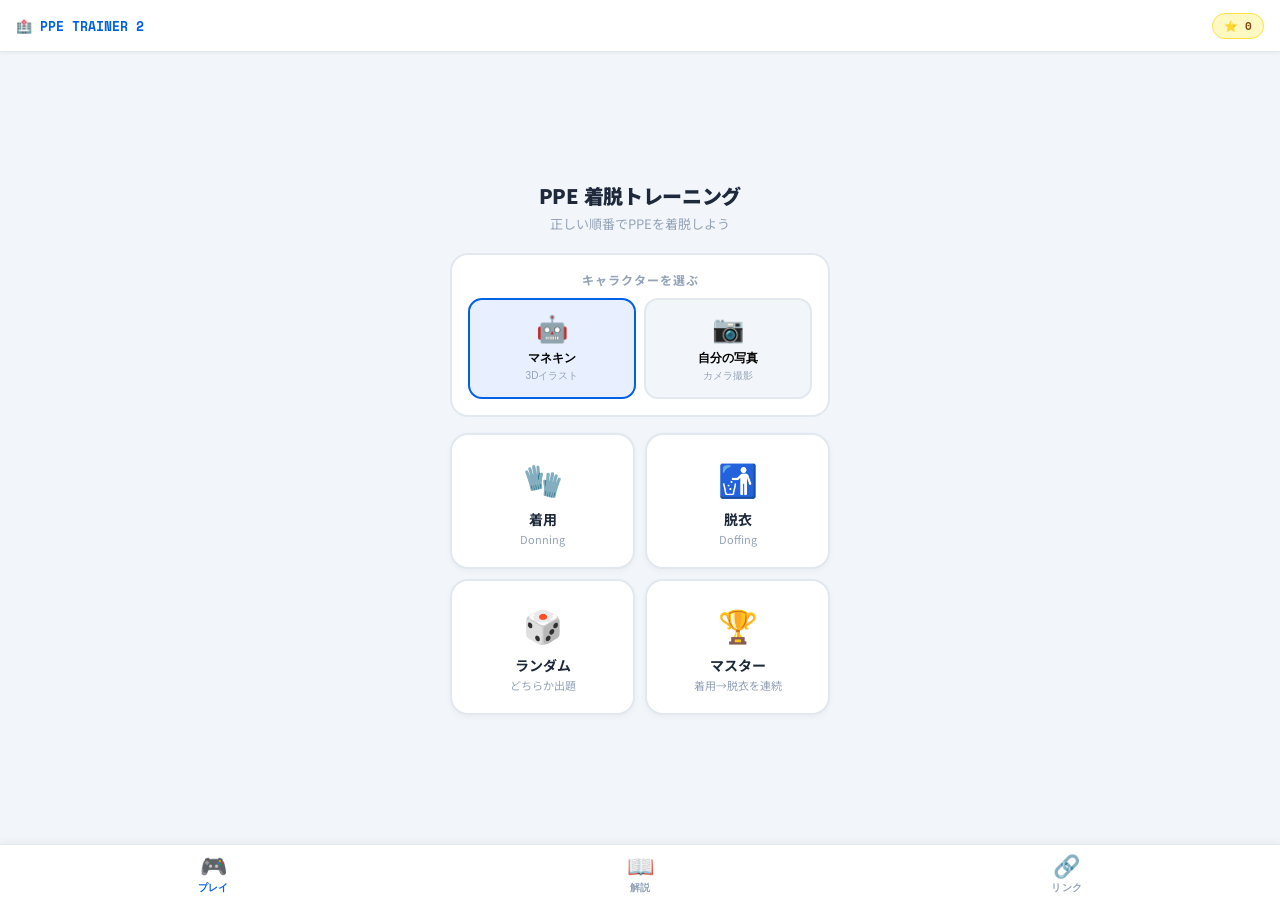
<file: PPE/ppe2.html>
<!DOCTYPE html>
<html lang="ja">
<head>
<meta charset="UTF-8">
<meta name="viewport" content="width=device-width, initial-scale=1.0, maximum-scale=1.0, user-scalable=no">
<meta name="apple-mobile-web-app-capable" content="yes">
<meta name="apple-mobile-web-app-status-bar-style" content="default">
<title>PPE着脱トレーニング2</title>
<style>
@import url('https://fonts.googleapis.com/css2?family=Noto+Sans+JP:wght@400;500;700;900&family=Space+Mono:wght@400;700&display=swap');

*,*::before,*::after{box-sizing:border-box;margin:0;padding:0;-webkit-tap-highlight-color:transparent;}
html{-webkit-text-size-adjust:100%;}

:root{
  --bg:#f2f5f9;
  --surface:#ffffff;
  --border:#e2e8f0;
  --accent:#0060e6;
  --accent-lt:#e8f0ff;
  --success:#059669;
  --error:#dc2626;
  --text:#1e293b;
  --muted:#94a3b8;
  --tab-h:56px;
  --hdr-h:52px;
  --safe-b:env(safe-area-inset-bottom,0px);
}

body{
  font-family:'Noto Sans JP',sans-serif;
  background:var(--bg);
  color:var(--text);
  height:100dvh;
  display:flex;
  flex-direction:column;
  overflow:hidden;
}

/* ── HEADER ── */
header{
  height:var(--hdr-h);
  background:var(--surface);
  border-bottom:1px solid var(--border);
  display:flex;align-items:center;justify-content:space-between;
  padding:0 16px;flex-shrink:0;
  box-shadow:0 1px 4px rgba(0,0,0,.06);
  position:relative;z-index:20;
}
.logo{font-family:'Space Mono',monospace;font-size:13px;font-weight:700;color:var(--accent);}
.hdr-pills{display:flex;gap:8px;align-items:center;}
.pill{border-radius:999px;padding:4px 11px;font-family:'Space Mono',monospace;font-size:11px;font-weight:700;}
.pill-streak{background:#fee2e2;border:1px solid #fca5a5;color:#991b1b;display:none;}
.pill-streak.visible{display:block;}
.pill-score{background:#fef9c3;border:1px solid #fde047;color:#854d0e;}

/* ── CONTENT / TABS ── */
.content-area{flex:1;overflow:hidden;position:relative;min-height:0;}
.tab-panel{position:absolute;inset:0;overflow-y:auto;-webkit-overflow-scrolling:touch;display:none;flex-direction:column;}
.tab-panel.active{display:flex;}

/* ── BOTTOM TABS ── */
.bottom-tabs{
  height:calc(var(--tab-h) + var(--safe-b));
  padding-bottom:var(--safe-b);
  background:var(--surface);
  border-top:1px solid var(--border);
  display:flex;flex-shrink:0;
  box-shadow:0 -2px 8px rgba(0,0,0,.05);
  z-index:20;
}
.tab-btn{flex:1;display:flex;flex-direction:column;align-items:center;justify-content:center;gap:3px;background:none;border:none;cursor:pointer;color:var(--muted);transition:color .18s;padding:6px 4px 0;}
.tab-btn.active{color:var(--accent);}
.tab-btn .ti{font-size:22px;line-height:1;}
.tab-btn .tl{font-size:10px;font-weight:700;letter-spacing:.3px;}

/* ══════════════════════════════
   PLAY TAB
══════════════════════════════ */

/* ── HOME ── */
.play-home{
  flex:1;display:flex;flex-direction:column;
  align-items:center;justify-content:center;
  padding:24px 20px;gap:0;
}
.home-title{font-size:20px;font-weight:900;text-align:center;letter-spacing:-.3px;margin-bottom:4px;}
.home-sub{font-size:13px;color:var(--muted);text-align:center;margin-bottom:20px;}

/* Avatar select */
.avatar-select{
  width:100%;max-width:380px;
  background:var(--surface);
  border:2px solid var(--border);
  border-radius:18px;
  padding:16px;
  margin-bottom:16px;
}
.avatar-select-title{font-size:12px;font-weight:700;color:var(--muted);text-transform:uppercase;letter-spacing:1px;margin-bottom:10px;text-align:center;}
.avatar-btns{display:grid;grid-template-columns:1fr 1fr;gap:8px;}
.avatar-btn{
  background:var(--bg);border:2px solid var(--border);border-radius:14px;
  padding:14px 10px;cursor:pointer;text-align:center;
  transition:all .18s;
}
.avatar-btn:hover{border-color:var(--accent);background:var(--accent-lt);}
.avatar-btn.selected{border-color:var(--accent);background:var(--accent-lt);}
.avatar-btn .ab-icon{font-size:26px;display:block;margin-bottom:5px;}
.avatar-btn .ab-label{font-size:12px;font-weight:700;}
.avatar-btn .ab-sub{font-size:10px;color:var(--muted);margin-top:2px;}

.mode-grid{display:grid;grid-template-columns:1fr 1fr;gap:10px;width:100%;max-width:380px;}
.mode-card{
  background:var(--surface);border:2px solid var(--border);border-radius:18px;
  padding:20px 12px;cursor:pointer;text-align:center;
  transition:all .18s;box-shadow:0 2px 6px rgba(0,0,0,.04);
}
.mode-card:hover{border-color:var(--accent);transform:translateY(-2px);box-shadow:0 6px 18px rgba(0,96,230,.12);}
.mode-card:active{transform:scale(.97);}
.mc-icon{font-size:32px;display:block;margin-bottom:8px;}
.mc-title{font-size:14px;font-weight:700;}
.mc-sub{font-size:11px;color:var(--muted);margin-top:2px;}

/* ── CAMERA SCREEN ── */
.camera-screen{
  position:absolute;inset:0;
  background:#000;
  display:none;flex-direction:column;
  align-items:center;justify-content:center;
  z-index:30;
  padding:16px;
}
.camera-screen.visible{display:flex;}

.cam-title{color:#fff;font-size:14px;font-weight:700;margin-bottom:12px;text-align:center;}
.cam-hint{color:rgba(255,255,255,.65);font-size:11px;margin-bottom:14px;text-align:center;line-height:1.6;}

/* Camera viewport with mannequin guide overlay */
.cam-viewport{
  position:relative;
  width:min(320px,85vw);
  aspect-ratio:9/16;
  border-radius:16px;
  overflow:hidden;
  border:2px solid rgba(255,255,255,.3);
  background:#111;
  margin-bottom:14px;
  flex-shrink:0;
}
#camVideo{
  width:100%;height:100%;
  object-fit:cover;
  transform:scaleX(-1); /* mirror selfie */
}
/* Mannequin silhouette guide overlay */
.cam-guide{
  position:absolute;inset:0;
  pointer-events:none;
}
.cam-guide svg{width:100%;height:100%;}

.cam-controls{display:flex;gap:10px;align-items:center;justify-content:center;flex-wrap:wrap;}
.cam-btn{
  padding:12px 18px;border-radius:12px;border:none;
  font-family:'Noto Sans JP',sans-serif;font-size:13px;font-weight:700;
  cursor:pointer;transition:all .18s;
}
.cam-btn.primary{background:var(--accent);color:#fff;}
.cam-btn.primary:hover{background:#0050c4;}
.cam-btn.ghost{background:rgba(255,255,255,.12);color:#fff;border:1px solid rgba(255,255,255,.25);}
.cam-btn.ghost:hover{background:rgba(255,255,255,.22);}
.cam-shoot{
  width:64px;height:64px;border-radius:50%;
  background:#fff;border:4px solid rgba(255,255,255,.5);
  cursor:pointer;transition:transform .15s;
  display:flex;align-items:center;justify-content:center;
  font-size:26px;flex-shrink:0;
}
.cam-shoot:hover{transform:scale(1.06);}
.cam-shoot:active{transform:scale(.93);}
/* hidden file input */
#fileInput{display:none;}

/* ── GAME VIEW ── */
.play-game{flex:1;display:none;flex-direction:column;}
.play-game.visible{display:flex;}

.mode-banner{
  background:var(--accent);color:#fff;
  text-align:center;padding:8px 16px;
  font-size:13px;font-weight:700;letter-spacing:.8px;flex-shrink:0;
}
.mode-banner.doffing{background:#7c3aed;}

.prog-row{
  display:flex;align-items:center;gap:10px;
  padding:8px 16px;background:var(--surface);
  border-bottom:1px solid var(--border);flex-shrink:0;
}
.prog-track{flex:1;height:5px;background:var(--border);border-radius:999px;overflow:hidden;}
.prog-fill{height:100%;background:linear-gradient(90deg,var(--accent),#60a5fa);border-radius:999px;transition:width .45s cubic-bezier(.4,0,.2,1);}
.prog-text{font-family:'Space Mono',monospace;font-size:11px;color:var(--muted);white-space:nowrap;}

.game-scroll{
  flex:1;overflow-y:auto;-webkit-overflow-scrolling:touch;
  padding:12px 16px 20px;
  display:flex;flex-direction:column;align-items:center;gap:12px;
}

/* ── MANNEQUIN CARD ── */
.mannequin-card{
  width:100%;max-width:360px;
  background:var(--surface);
  border:1.5px solid var(--border);border-radius:20px;
  padding:14px 12px 10px;
  display:flex;flex-direction:column;align-items:center;
  box-shadow:0 3px 12px rgba(0,0,0,.05);
}
.mcard-label{font-size:11px;color:var(--muted);text-transform:uppercase;letter-spacing:1.5px;margin-bottom:8px;}

/* SVG wrap — same as v3 */
.svg-wrap{width:160px;height:232px;position:relative;flex-shrink:0;}
.svg-wrap svg{width:100%;height:100%;}

.ppe-layer{
  position:absolute;inset:0;pointer-events:none;
  opacity:0;transform:scale(.9) translateY(8px);
  transition:opacity .35s ease,transform .35s cubic-bezier(.175,.885,.32,1.275);
}
.ppe-layer.worn{opacity:1;transform:scale(1) translateY(0);}
.ppe-layer.removing{opacity:0;transform:scale(.9) translateY(6px);transition:opacity .25s,transform .25s;}

.worn-strip{display:flex;flex-wrap:wrap;gap:5px;justify-content:center;margin-top:8px;min-height:24px;}
.worn-chip{
  background:#d1fae5;border:1px solid #6ee7b7;border-radius:999px;
  padding:2px 9px;font-size:11px;color:#065f46;font-weight:700;
  animation:chipIn .3s cubic-bezier(.175,.885,.32,1.275);
}
@keyframes chipIn{from{transform:scale(.4);opacity:0}to{transform:scale(1);opacity:1}}

/* ── PHOTO-MANNEQUIN ── */
/* When photo mode: the svg-wrap still exists but shows clipPath image instead of SVG figure */
.photo-mannequin{
  position:absolute;inset:0;
  pointer-events:none;
  opacity:0;
  transition:opacity .4s;
}
.photo-mannequin.ready{opacity:1;}

/* ── INSTRUCTION ── */
.inst-card{
  width:100%;max-width:360px;background:var(--surface);
  border:1.5px solid var(--border);border-radius:16px;
  padding:13px 15px;box-shadow:0 2px 6px rgba(0,0,0,.04);
  position:relative;overflow:hidden;
}
.inst-card::before{content:'';position:absolute;top:0;left:0;right:0;height:3px;background:linear-gradient(90deg,var(--accent),#60a5fa);}
.inst-q{font-size:14px;font-weight:700;margin-bottom:2px;}
.inst-s{font-size:11px;color:var(--muted);}
.hint-box{margin-top:9px;padding:7px 11px;background:#fffbeb;border:1px solid #fcd34d;border-radius:9px;font-size:11px;color:#78350f;display:none;}
.hint-box.visible{display:block;}

/* ── PPE BUTTONS ── */
.ppe-grid{width:100%;max-width:360px;display:grid;gap:8px;grid-template-columns:repeat(3,1fr);}
.ppe-grid.cols2{grid-template-columns:repeat(2,1fr);}
.ppe-btn{
  background:var(--surface);border:2px solid var(--border);border-radius:15px;
  padding:13px 8px;cursor:pointer;text-align:center;
  transition:border-color .15s,transform .12s,box-shadow .15s;
  box-shadow:0 2px 5px rgba(0,0,0,.04);
}
.ppe-btn:hover{border-color:var(--accent);transform:translateY(-2px);box-shadow:0 5px 14px rgba(0,96,230,.1);}
.ppe-btn:active{transform:scale(.95);}
.pb-em{font-size:28px;display:block;margin-bottom:4px;pointer-events:none;}
.pb-nm{font-size:10px;color:var(--muted);font-weight:700;pointer-events:none;}

@keyframes shake{
  0%,100%{transform:translateX(0) rotate(0)}
  18%{transform:translateX(-7px) rotate(-3deg)}
  36%{transform:translateX(7px) rotate(3deg)}
  54%{transform:translateX(-4px)}
  72%{transform:translateX(4px)}
}
.ppe-btn.shake{animation:shake .44s ease;border-color:var(--error)!important;}
@keyframes flashGreen{
  0%{border-color:var(--border);background:var(--surface)}
  40%{border-color:var(--success);background:#d1fae5}
  100%{border-color:var(--border);background:var(--surface)}
}
.ppe-btn.flash-ok{animation:flashGreen .4s ease;}

/* ── COMPLETION ── */
.play-done{flex:1;display:none;flex-direction:column;align-items:center;padding:24px 20px 32px;overflow-y:auto;}
.play-done.visible{display:flex;}
.done-em{font-size:60px;text-align:center;margin-bottom:10px;animation:emBounce .65s cubic-bezier(.175,.885,.32,1.275);}
@keyframes emBounce{0%{transform:scale(0) rotate(-12deg)}65%{transform:scale(1.12) rotate(3deg)}100%{transform:scale(1) rotate(0)}}
.done-title{font-size:20px;font-weight:900;text-align:center;}
.done-sub{font-size:12px;color:var(--muted);margin-top:3px;text-align:center;}
.stars{font-size:26px;margin:8px 0 18px;text-align:center;}
.stats-row{display:grid;grid-template-columns:repeat(3,1fr);gap:8px;width:100%;max-width:360px;margin-bottom:16px;}
.stat-box{background:var(--surface);border:1px solid var(--border);border-radius:14px;padding:11px 8px;text-align:center;}
.stat-val{font-family:'Space Mono',monospace;font-size:20px;font-weight:700;color:var(--accent);}
.stat-key{font-size:10px;color:var(--muted);margin-top:2px;}
.review-card{width:100%;max-width:360px;background:var(--surface);border:1px solid var(--border);border-radius:16px;padding:14px;margin-bottom:16px;}
.review-card h3{font-size:11px;color:var(--muted);text-transform:uppercase;letter-spacing:1.5px;margin-bottom:10px;}
.rv-step{display:flex;align-items:flex-start;gap:9px;padding:7px 0;border-bottom:1px solid var(--border);}
.rv-step:last-child{border-bottom:none;}
.rv-num{font-family:'Space Mono',monospace;font-size:10px;background:var(--accent);color:#fff;border-radius:5px;width:18px;height:18px;display:flex;align-items:center;justify-content:center;flex-shrink:0;margin-top:2px;}
.rv-emoji{font-size:17px;flex-shrink:0;}
.rv-name{font-size:13px;font-weight:700;}
.rv-reason{font-size:11px;color:var(--muted);}
.btn-a{width:100%;max-width:360px;padding:15px;border-radius:13px;font-family:'Noto Sans JP',sans-serif;font-size:14px;font-weight:700;cursor:pointer;border:none;transition:all .18s;margin-bottom:8px;}
.btn-a.primary{background:var(--accent);color:#fff;box-shadow:0 4px 14px rgba(0,96,230,.22);}
.btn-a.primary:hover{background:#0050c4;transform:translateY(-1px);}
.btn-a.ghost{background:var(--surface);color:var(--text);border:2px solid var(--border);}
.btn-a.ghost:hover{border-color:var(--accent);}

/* ══════════════════════════════
   GUIDE TAB
══════════════════════════════ */
.tab-scroll{padding:20px 16px 32px;max-width:520px;margin:0 auto;width:100%;}
.gs{margin-bottom:26px;}
.gs h2{font-size:15px;font-weight:900;margin-bottom:12px;padding-bottom:8px;border-bottom:2px solid var(--accent-lt);display:flex;align-items:center;gap:7px;}
.gs p{font-size:13px;line-height:1.75;color:#334155;margin-bottom:8px;}
.seq-card{background:var(--surface);border:1.5px solid var(--border);border-radius:16px;padding:14px;margin-bottom:10px;box-shadow:0 2px 6px rgba(0,0,0,.04);}
.seq-head{font-size:11px;font-weight:700;text-transform:uppercase;letter-spacing:1px;color:var(--accent);margin-bottom:10px;}
.seq-head.doff{color:#7c3aed;}
.seq-step{display:flex;align-items:flex-start;gap:10px;padding:8px 0;border-bottom:1px solid var(--border);}
.seq-step:last-child{border-bottom:none;}
.seq-n{font-family:'Space Mono',monospace;font-size:10px;background:var(--accent);color:#fff;border-radius:6px;width:20px;height:20px;display:flex;align-items:center;justify-content:center;flex-shrink:0;margin-top:2px;}
.seq-n.doff{background:#7c3aed;}
.seq-ic{font-size:18px;flex-shrink:0;}
.seq-nm{font-size:13px;font-weight:700;}
.seq-wh{font-size:11px;color:var(--muted);}
.key-list{list-style:none;padding:0;}
.key-list li{font-size:13px;color:#334155;padding:7px 0 7px 20px;border-bottom:1px solid var(--border);position:relative;line-height:1.6;}
.key-list li::before{content:'›';position:absolute;left:6px;color:var(--accent);font-weight:700;}

/* ══════════════════════════════
   LINKS TAB
══════════════════════════════ */
.lk-card{background:var(--surface);border:1.5px solid var(--border);border-radius:16px;padding:15px;margin-bottom:11px;box-shadow:0 2px 6px rgba(0,0,0,.04);display:block;text-decoration:none;color:inherit;transition:border-color .18s,box-shadow .18s;}
.lk-card:hover{border-color:var(--accent);box-shadow:0 5px 18px rgba(0,102,255,.1);}
.lk-top{display:flex;align-items:flex-start;gap:12px;}
.lk-icon{font-size:28px;flex-shrink:0;margin-top:2px;}
.lk-title{font-size:14px;font-weight:700;color:var(--accent);margin-bottom:3px;line-height:1.4;}
.lk-org{font-size:11px;color:var(--muted);margin-bottom:4px;}
.lk-desc{font-size:12px;color:#475569;line-height:1.6;}
.lk-note{margin-top:9px;padding:7px 11px;background:#fffbeb;border:1px solid #fcd34d;border-radius:9px;font-size:11px;color:#78350f;line-height:1.5;}
.lk-url{display:inline-flex;align-items:center;gap:4px;margin-top:9px;font-size:11px;color:var(--accent);font-family:'Space Mono',monospace;}
.info-box{background:#eff6ff;border:1px solid #bfdbfe;border-radius:12px;padding:13px 15px;font-size:12px;color:#1e40af;line-height:1.65;margin-top:6px;}
.footer-note{padding:16px;font-size:10px;color:var(--muted);line-height:1.7;text-align:center;border-top:1px solid var(--border);margin-top:8px;}

/* ── TOAST ── */
.toast{
  position:fixed;
  bottom:calc(var(--tab-h) + var(--safe-b) + 12px);
  left:50%;transform:translateX(-50%) translateY(16px);
  background:#1e293b;color:#fff;border-radius:14px;
  padding:11px 20px;font-size:13px;font-weight:700;
  opacity:0;pointer-events:none;transition:all .26s ease;
  white-space:nowrap;z-index:999;
  max-width:88vw;text-align:center;
  box-shadow:0 8px 28px rgba(0,0,0,.18);
}
.toast.show{opacity:1;transform:translateX(-50%) translateY(0);}
.toast.ok{background:var(--success);}
.toast.ng{background:var(--error);}
</style>
</head>
<body>

<header>
  <div class="logo">🏥 PPE TRAINER 2</div>
  <div class="hdr-pills">
    <div class="pill pill-streak" id="streakPill">🔥 <span id="streakNum">0</span></div>
    <div class="pill pill-score">⭐ <span id="scoreNum">0</span></div>
  </div>
</header>

<div class="content-area">

  <!-- ═══ PLAY TAB ═══ -->
  <div class="tab-panel active" id="tabPlay">

    <!-- HOME -->
    <div class="play-home" id="playHome">
      <div class="home-title">PPE 着脱トレーニング</div>
      <div class="home-sub">正しい順番でPPEを着脱しよう</div>

      <!-- Avatar select -->
      <div class="avatar-select">
        <div class="avatar-select-title">キャラクターを選ぶ</div>
        <div class="avatar-btns">
          <button class="avatar-btn selected" id="avatarMannequin" onclick="selectAvatar('mannequin')">
            <span class="ab-icon">🤖</span>
            <div class="ab-label">マネキン</div>
            <div class="ab-sub">3Dイラスト</div>
          </button>
          <button class="avatar-btn" id="avatarPhoto" onclick="selectAvatar('photo')">
            <span class="ab-icon">📷</span>
            <div class="ab-label">自分の写真</div>
            <div class="ab-sub">カメラ撮影</div>
          </button>
        </div>
        <!-- Photo preview -->
        <div id="photoPreviewArea" style="display:none;margin-top:12px;text-align:center;">
          <div style="font-size:11px;color:var(--muted);margin-bottom:6px;">撮影済み写真</div>
          <div style="position:relative;display:inline-block;">
            <svg width="80" height="116" viewBox="0 0 180 260" style="position:absolute;top:0;left:0;pointer-events:none;z-index:2;">
              <defs><clipPath id="previewClip"><path d="M60 0 Q90 0 120 0 Q125 10 125 24 Q125 38 110 48 Q120 55 125 70 Q130 85 125 95 L140 95 Q155 95 160 110 L160 175 Q160 188 145 188 L35 188 Q20 188 20 175 L20 110 Q25 95 40 95 L55 95 Q50 85 55 70 Q60 55 70 48 Q55 38 55 24 Q55 10 60 0Z"/></clipPath></defs>
            </svg>
            <img id="photoThumb" style="width:80px;height:116px;object-fit:cover;border-radius:12px;border:2px solid var(--border);display:block;" />
          </div>
          <button onclick="openCamera()" style="display:block;margin:8px auto 0;background:none;border:1px solid var(--border);border-radius:8px;padding:5px 12px;font-size:11px;color:var(--muted);cursor:pointer;">撮り直す</button>
        </div>
      </div>

      <!-- Mode select -->
      <div class="mode-grid">
        <div class="mode-card" onclick="startGame('donning')">
          <span class="mc-icon">🧤</span>
          <div class="mc-title">着用</div>
          <div class="mc-sub">Donning</div>
        </div>
        <div class="mode-card" onclick="startGame('doffing')">
          <span class="mc-icon">🚮</span>
          <div class="mc-title">脱衣</div>
          <div class="mc-sub">Doffing</div>
        </div>
        <div class="mode-card" onclick="startGame('random')">
          <span class="mc-icon">🎲</span>
          <div class="mc-title">ランダム</div>
          <div class="mc-sub">どちらか出題</div>
        </div>
        <div class="mode-card" onclick="startGame('master')">
          <span class="mc-icon">🏆</span>
          <div class="mc-title">マスター</div>
          <div class="mc-sub">着用→脱衣を連続</div>
        </div>
      </div>
    </div>

    <!-- ═══ CAMERA SCREEN ═══ -->
    <div class="camera-screen" id="cameraScreen">
      <div class="cam-title">📷 自分の写真を撮影</div>
      <div class="cam-hint">シルエットの枠内に体全体が収まるように立って撮影してください</div>

      <div class="cam-viewport">
        <video id="camVideo" autoplay playsinline muted></video>
        <!-- Mannequin silhouette guide -->
        <div class="cam-guide">
          <svg viewBox="0 0 180 260" xmlns="http://www.w3.org/2000/svg" preserveAspectRatio="xMidYMid meet">
            <!-- Semi-transparent guide shape -->
            <defs>
              <mask id="guideMask">
                <rect width="180" height="260" fill="white"/>
                <!-- head -->
                <ellipse cx="90" cy="40" rx="28" ry="32" fill="black"/>
                <!-- neck -->
                <rect x="79" y="68" width="22" height="20" fill="black"/>
                <!-- torso -->
                <rect x="42" y="86" width="96" height="96" rx="10" fill="black"/>
                <!-- left arm -->
                <rect x="14" y="88" width="30" height="72" rx="10" fill="black"/>
                <!-- right arm -->
                <rect x="136" y="88" width="30" height="72" rx="10" fill="black"/>
                <!-- left leg -->
                <rect x="50" y="180" width="28" height="72" rx="8" fill="black"/>
                <!-- right leg -->
                <rect x="102" y="180" width="28" height="72" rx="8" fill="black"/>
              </mask>
            </defs>
            <!-- dark overlay outside silhouette -->
            <rect width="180" height="260" fill="rgba(0,0,0,0.5)" mask="url(#guideMask)"/>
            <!-- outline of silhouette -->
            <ellipse cx="90" cy="40" rx="28" ry="32" fill="none" stroke="rgba(0,200,255,0.9)" stroke-width="1.5"/>
            <rect x="79" y="68" width="22" height="20" fill="none" stroke="rgba(0,200,255,0.9)" stroke-width="1.5"/>
            <rect x="42" y="86" width="96" height="96" rx="10" fill="none" stroke="rgba(0,200,255,0.9)" stroke-width="1.5"/>
            <rect x="14" y="88" width="30" height="72" rx="10" fill="none" stroke="rgba(0,200,255,0.9)" stroke-width="1.5"/>
            <rect x="136" y="88" width="30" height="72" rx="10" fill="none" stroke="rgba(0,200,255,0.9)" stroke-width="1.5"/>
            <rect x="50" y="180" width="28" height="72" rx="8" fill="none" stroke="rgba(0,200,255,0.9)" stroke-width="1.5"/>
            <rect x="102" y="180" width="28" height="72" rx="8" fill="none" stroke="rgba(0,200,255,0.9)" stroke-width="1.5"/>
          </svg>
        </div>
      </div>

      <div class="cam-controls">
        <button class="cam-btn ghost" onclick="flipCamera()">🔄 カメラ切替</button>
        <button class="cam-shoot" onclick="shootPhoto()" title="撮影">📸</button>
        <button class="cam-btn ghost" onclick="triggerFileInput()">🖼 ファイル選択</button>
      </div>
      <input type="file" id="fileInput" accept="image/*" onchange="loadImageFile(event)">
      <button class="cam-btn ghost" style="margin-top:14px;" onclick="cancelCamera()">✕ キャンセル</button>

      <!-- Canvas for capture (hidden) -->
      <canvas id="captureCanvas" style="display:none;"></canvas>
    </div>

    <!-- ═══ GAME VIEW ═══ -->
    <div class="play-game" id="playGame">
      <div class="mode-banner" id="modeBanner">着用（Donning）</div>
      <div class="prog-row">
        <div class="prog-track"><div class="prog-fill" id="progFill" style="width:0%"></div></div>
        <div class="prog-text" id="progText">0 / 0</div>
      </div>
      <div class="game-scroll">

        <!-- Mannequin / Photo card -->
        <div class="mannequin-card">
          <div class="mcard-label" id="mcLabel">まだ何も着ていません</div>
          <div class="svg-wrap" id="svgWrap">

            <!-- Base SVG mannequin (shown in mannequin mode) -->
            <svg viewBox="0 0 180 260" xmlns="http://www.w3.org/2000/svg" id="svgMannequin">
              <rect x="55" y="95" width="70" height="90" rx="12" fill="#d4b896"/>
              <rect x="78" y="78" width="24" height="22" rx="6" fill="#c9a87a"/>
              <ellipse cx="90" cy="58" rx="30" ry="34" fill="#d4b896"/>
              <ellipse cx="80" cy="52" rx="4" ry="4.5" fill="white"/>
              <ellipse cx="100" cy="52" rx="4" ry="4.5" fill="white"/>
              <circle cx="80" cy="53" r="2.5" fill="#3a2a1a"/>
              <circle cx="100" cy="53" r="2.5" fill="#3a2a1a"/>
              <path d="M75 46 Q80 43 85 46" stroke="#7a5c3a" stroke-width="2" fill="none" stroke-linecap="round"/>
              <path d="M95 46 Q100 43 105 46" stroke="#7a5c3a" stroke-width="2" fill="none" stroke-linecap="round"/>
              <ellipse cx="90" cy="60" rx="3" ry="3.5" fill="#c08060" opacity="0.6"/>
              <path d="M83 68 Q90 74 97 68" stroke="#a06040" stroke-width="2.5" fill="none" stroke-linecap="round"/>
              <ellipse cx="90" cy="30" rx="30" ry="14" fill="#4a3020"/>
              <rect x="60" y="25" width="60" height="18" rx="8" fill="#4a3020"/>
              <ellipse cx="60" cy="56" rx="7" ry="9" fill="#c9a87a"/>
              <ellipse cx="120" cy="56" rx="7" ry="9" fill="#c9a87a"/>
              <rect x="20" y="95" width="30" height="72" rx="12" fill="#d4b896"/>
              <rect x="130" y="95" width="30" height="72" rx="12" fill="#d4b896"/>
              <ellipse cx="35" cy="175" rx="13" ry="11" fill="#c9a87a"/>
              <ellipse cx="145" cy="175" rx="13" ry="11" fill="#c9a87a"/>
              <rect x="58" y="182" width="26" height="70" rx="10" fill="#c9a87a"/>
              <rect x="96" y="182" width="26" height="70" rx="10" fill="#c9a87a"/>
              <ellipse cx="71" cy="254" rx="15" ry="9" fill="#b8956e"/>
              <ellipse cx="109" cy="254" rx="15" ry="9" fill="#b8956e"/>
              <rect x="55" y="175" width="70" height="14" rx="5" fill="#b0c4de" opacity="0.5"/>
            </svg>

            <!-- Photo SVG (shown in photo mode, hidden otherwise) -->
            <svg viewBox="0 0 180 260" xmlns="http://www.w3.org/2000/svg" id="svgPhoto" style="display:none;">
              <defs>
                <!-- Human-shaped clip path -->
                <clipPath id="humanClip">
                  <!-- Head -->
                  <ellipse cx="90" cy="40" rx="28" ry="32"/>
                  <!-- Neck -->
                  <rect x="79" y="68" width="22" height="20"/>
                  <!-- Torso -->
                  <rect x="42" y="86" width="96" height="96" rx="10"/>
                  <!-- Left arm -->
                  <rect x="14" y="88" width="30" height="72" rx="10"/>
                  <!-- Right arm -->
                  <rect x="136" y="88" width="30" height="72" rx="10"/>
                  <!-- Left leg -->
                  <rect x="50" y="180" width="28" height="72" rx="8"/>
                  <!-- Right leg -->
                  <rect x="102" y="180" width="28" height="72" rx="8"/>
                </clipPath>
              </defs>
              <!-- Photo clipped to human shape -->
              <image id="photoImg"
                href="" x="0" y="0" width="180" height="260"
                preserveAspectRatio="xMidYMid slice"
                clip-path="url(#humanClip)"/>
              <!-- Subtle outline -->
              <ellipse cx="90" cy="40" rx="28" ry="32" fill="none" stroke="rgba(0,0,0,0.12)" stroke-width="1"/>
              <rect x="42" y="86" width="96" height="96" rx="10" fill="none" stroke="rgba(0,0,0,0.12)" stroke-width="1"/>
              <rect x="14" y="88" width="30" height="72" rx="10" fill="none" stroke="rgba(0,0,0,0.12)" stroke-width="1"/>
              <rect x="136" y="88" width="30" height="72" rx="10" fill="none" stroke="rgba(0,0,0,0.12)" stroke-width="1"/>
              <rect x="50" y="180" width="28" height="72" rx="8" fill="none" stroke="rgba(0,0,0,0.12)" stroke-width="1"/>
              <rect x="102" y="180" width="28" height="72" rx="8" fill="none" stroke="rgba(0,0,0,0.12)" stroke-width="1"/>
            </svg>

            <!-- PPE Layers (shared between both modes) -->
            <svg viewBox="0 0 180 260" xmlns="http://www.w3.org/2000/svg" class="ppe-layer" id="layer-gown">
              <!-- 本体：肩から裾にかけて台形に広がるシルエット -->
              <path d="
                M68 88
                Q58 90 46 94
                L14 96 Q8 98 8 106
                L8 170 Q8 178 16 178
                L22 178 Q22 170 22 162
                L22 178
                Q26 188 34 190
                L48 192
                L48 200
                Q60 208 90 208
                Q120 208 132 200
                L132 192
                L146 190
                Q154 188 158 178
                L158 178
                L164 178 Q172 178 172 170
                L172 106 Q172 98 166 96
                L134 94
                Q122 90 112 88
                Q104 86 100 90
                L96 92 Q90 96 84 92
                L80 90
                Q76 86 68 88 Z
              " fill="#b3d9ff" opacity="0.93"/>

              <!-- 影：わずかに暗い裏地トーン（奥行き感） -->
              <path d="M8 106 L8 170 Q8 178 16 178 L22 178 L22 106 Z" fill="#8ec8f5" opacity="0.25"/>
              <path d="M158 106 L158 178 L164 178 Q172 178 172 170 L172 106 Z" fill="#8ec8f5" opacity="0.25"/>

              <!-- 衿ぐり：V字ネックライン -->
              <path d="M80 90 Q90 104 100 90" stroke="#6aaee0" stroke-width="2" fill="none" stroke-linecap="round"/>
              <!-- 衿の折り返し -->
              <path d="M80 90 Q76 93 74 98" stroke="#6aaee0" stroke-width="1.5" fill="none" stroke-linecap="round" opacity="0.7"/>
              <path d="M100 90 Q104 93 106 98" stroke="#6aaee0" stroke-width="1.5" fill="none" stroke-linecap="round" opacity="0.7"/>

              <!-- 背中の結び紐（首元） -->
              <path d="M82 88 Q90 83 98 88" stroke="#5a9fd4" stroke-width="2.5" fill="none" stroke-linecap="round"/>
              <path d="M90 83 L88 76 M90 83 L92 76" stroke="#5a9fd4" stroke-width="2" fill="none" stroke-linecap="round"/>

              <!-- 前合わせ中心線（点線） -->
              <line x1="90" y1="96" x2="90" y2="200" stroke="#7ab8f5" stroke-width="1.2" opacity="0.4" stroke-dasharray="5,4"/>

              <!-- 裾のドレープしわ -->
              <path d="M48 200 Q60 204 70 200 Q80 196 90 200 Q100 204 110 200 Q120 196 132 200" stroke="#7ab8f5" stroke-width="1.5" fill="none" stroke-linecap="round" opacity="0.5"/>
              <path d="M50 192 Q60 196 70 192" stroke="#7ab8f5" stroke-width="1" fill="none" opacity="0.35"/>
              <path d="M110 192 Q120 196 130 192" stroke="#7ab8f5" stroke-width="1" fill="none" opacity="0.35"/>

              <!-- 袖口の折り返し（左） -->
              <path d="M8 162 Q8 172 16 174 L22 174" stroke="#6aaee0" stroke-width="1.5" fill="none" stroke-linecap="round"/>
              <rect x="6" y="162" width="18" height="10" rx="4" fill="#9dcfff" opacity="0.9"/>
              <line x1="6" y1="165" x2="24" y2="165" stroke="#6aaee0" stroke-width="1" opacity="0.5"/>

              <!-- 袖口の折り返し（右） -->
              <path d="M172 162 Q172 172 164 174 L158 174" stroke="#6aaee0" stroke-width="1.5" fill="none" stroke-linecap="round"/>
              <rect x="156" y="162" width="18" height="10" rx="4" fill="#9dcfff" opacity="0.9"/>
              <line x1="156" y1="165" x2="174" y2="165" stroke="#6aaee0" stroke-width="1" opacity="0.5"/>

              <!-- 肩のステッチライン -->
              <path d="M68 88 Q58 91 46 94" stroke="#5a9fd4" stroke-width="1" fill="none" opacity="0.45" stroke-dasharray="3,3"/>
              <path d="M112 88 Q122 91 134 94" stroke="#5a9fd4" stroke-width="1" fill="none" opacity="0.45" stroke-dasharray="3,3"/>
            </svg>

            <svg viewBox="0 0 180 260" xmlns="http://www.w3.org/2000/svg" class="ppe-layer" id="layer-mask">
              <path d="M62 56 Q90 78 118 56 Q118 82 90 86 Q62 82 62 56 Z" fill="white" stroke="#b0b8c4" stroke-width="1.5"/>
              <path d="M64 62 Q90 72 116 62" stroke="#d0d8e0" stroke-width="1" fill="none"/>
              <path d="M63 68 Q90 79 117 68" stroke="#d0d8e0" stroke-width="1" fill="none"/>
              <path d="M64 74 Q90 84 116 74" stroke="#d0d8e0" stroke-width="1" fill="none"/>
              <path d="M62 58 Q50 60 52 70 Q54 78 62 76" stroke="#b0b8c4" stroke-width="2" fill="none" stroke-linecap="round"/>
              <path d="M118 58 Q130 60 128 70 Q126 78 118 76" stroke="#b0b8c4" stroke-width="2" fill="none" stroke-linecap="round"/>
              <path d="M72 58 Q90 56 108 58" stroke="#8090a0" stroke-width="2.5" fill="none" stroke-linecap="round"/>
            </svg>

            <svg viewBox="0 0 180 260" xmlns="http://www.w3.org/2000/svg" class="ppe-layer" id="layer-goggles">
              <rect x="56" y="44" width="68" height="24" rx="8" fill="#2a3545" opacity="0.9"/>
              <rect x="58" y="46" width="28" height="20" rx="6" fill="#a8d8f0" opacity="0.6"/>
              <rect x="94" y="46" width="28" height="20" rx="6" fill="#a8d8f0" opacity="0.6"/>
              <rect x="84" y="50" width="12" height="12" rx="3" fill="#2a3545" opacity="0.9"/>
              <path d="M56 54 Q38 56 38 60 Q38 64 56 64" stroke="#2a3545" stroke-width="3" fill="none" stroke-linecap="round" opacity="0.8"/>
              <path d="M124 54 Q142 56 142 60 Q142 64 124 64" stroke="#2a3545" stroke-width="3" fill="none" stroke-linecap="round" opacity="0.8"/>
              <path d="M62 49 Q70 48 72 52" stroke="white" stroke-width="1.5" fill="none" opacity="0.5" stroke-linecap="round"/>
              <path d="M98 49 Q106 48 108 52" stroke="white" stroke-width="1.5" fill="none" opacity="0.5" stroke-linecap="round"/>
            </svg>

            <svg viewBox="0 0 180 260" xmlns="http://www.w3.org/2000/svg" class="ppe-layer" id="layer-gloves">
              <!-- ══ 左手グローブ ══ -->
              <!-- 手首カフ -->
              <rect x="16" y="163" width="34" height="12" rx="5" fill="#80cbc4"/>
              <line x1="16" y1="169" x2="50" y2="169" stroke="#4db6ac" stroke-width="1" opacity="0.6"/>
              <!-- 手のひら -->
              <ellipse cx="33" cy="179" rx="16" ry="10" fill="#b2dfdb" stroke="#80cbc4" stroke-width="1.2"/>
              <!-- 親指（左側へ少し開いて下向き） -->
              <ellipse cx="16" cy="185" rx="5" ry="8" fill="#b2dfdb" stroke="#80cbc4" stroke-width="1.2" transform="rotate(-25,16,185)"/>
              <!-- 人差し指 -->
              <ellipse cx="24" cy="191" rx="4.5" ry="9" fill="#b2dfdb" stroke="#80cbc4" stroke-width="1.2" transform="rotate(-8,24,191)"/>
              <!-- 中指（最も長い） -->
              <ellipse cx="33" cy="193" rx="4.5" ry="10" fill="#b2dfdb" stroke="#80cbc4" stroke-width="1.2"/>
              <!-- 薬指 -->
              <ellipse cx="42" cy="191" rx="4.5" ry="9" fill="#b2dfdb" stroke="#80cbc4" stroke-width="1.2" transform="rotate(8,42,191)"/>
              <!-- 小指 -->
              <ellipse cx="50" cy="187" rx="4" ry="7.5" fill="#b2dfdb" stroke="#80cbc4" stroke-width="1.2" transform="rotate(18,50,187)"/>
              <!-- 指の付け根ライン（自然な感じ） -->
              <path d="M20 180 Q33 176 47 180" stroke="#80cbc4" stroke-width="1" fill="none" opacity="0.6"/>

              <!-- ══ 右手グローブ ══ -->
              <!-- 手首カフ -->
              <rect x="130" y="163" width="34" height="12" rx="5" fill="#80cbc4"/>
              <line x1="130" y1="169" x2="164" y2="169" stroke="#4db6ac" stroke-width="1" opacity="0.6"/>
              <!-- 手のひら -->
              <ellipse cx="147" cy="179" rx="16" ry="10" fill="#b2dfdb" stroke="#80cbc4" stroke-width="1.2"/>
              <!-- 親指（右側へ少し開いて下向き） -->
              <ellipse cx="164" cy="185" rx="5" ry="8" fill="#b2dfdb" stroke="#80cbc4" stroke-width="1.2" transform="rotate(25,164,185)"/>
              <!-- 人差し指 -->
              <ellipse cx="156" cy="191" rx="4.5" ry="9" fill="#b2dfdb" stroke="#80cbc4" stroke-width="1.2" transform="rotate(8,156,191)"/>
              <!-- 中指（最も長い） -->
              <ellipse cx="147" cy="193" rx="4.5" ry="10" fill="#b2dfdb" stroke="#80cbc4" stroke-width="1.2"/>
              <!-- 薬指 -->
              <ellipse cx="138" cy="191" rx="4.5" ry="9" fill="#b2dfdb" stroke="#80cbc4" stroke-width="1.2" transform="rotate(-8,138,191)"/>
              <!-- 小指 -->
              <ellipse cx="130" cy="187" rx="4" ry="7.5" fill="#b2dfdb" stroke="#80cbc4" stroke-width="1.2" transform="rotate(-18,130,187)"/>
              <!-- 指の付け根ライン -->
              <path d="M133 180 Q147 176 160 180" stroke="#80cbc4" stroke-width="1" fill="none" opacity="0.6"/>
            </svg>

            <svg viewBox="0 0 180 260" xmlns="http://www.w3.org/2000/svg" class="ppe-layer" id="layer-alcohol">
              <circle cx="35" cy="175" r="16" fill="#e0f7fa" opacity="0.75"/>
              <circle cx="145" cy="175" r="16" fill="#e0f7fa" opacity="0.75"/>
              <line x1="20" y1="160" x2="16" y2="154" stroke="#00bcd4" stroke-width="2" stroke-linecap="round"/>
              <line x1="35" y1="156" x2="35" y2="149" stroke="#00bcd4" stroke-width="2" stroke-linecap="round"/>
              <line x1="50" y1="160" x2="54" y2="154" stroke="#00bcd4" stroke-width="2" stroke-linecap="round"/>
              <line x1="17" y1="175" x2="9" y2="175" stroke="#00bcd4" stroke-width="2" stroke-linecap="round"/>
              <line x1="53" y1="175" x2="61" y2="175" stroke="#00bcd4" stroke-width="2" stroke-linecap="round"/>
              <text x="26" y="172" font-size="15" fill="#00acc1" opacity="0.9">✦</text>
              <line x1="130" y1="160" x2="126" y2="154" stroke="#00bcd4" stroke-width="2" stroke-linecap="round"/>
              <line x1="145" y1="156" x2="145" y2="149" stroke="#00bcd4" stroke-width="2" stroke-linecap="round"/>
              <line x1="160" y1="160" x2="164" y2="154" stroke="#00bcd4" stroke-width="2" stroke-linecap="round"/>
              <line x1="127" y1="175" x2="119" y2="175" stroke="#00bcd4" stroke-width="2" stroke-linecap="round"/>
              <line x1="163" y1="175" x2="171" y2="175" stroke="#00bcd4" stroke-width="2" stroke-linecap="round"/>
              <text x="136" y="172" font-size="15" fill="#00acc1" opacity="0.9">✦</text>
              <text x="90" y="144" text-anchor="middle" font-size="9" fill="#0097a7" font-family="sans-serif" font-weight="bold" opacity="0.9">手指消毒中…</text>
              <rect x="82" y="208" width="16" height="26" rx="4" fill="#e0f7fa" stroke="#80deea" stroke-width="1.5"/>
              <rect x="85" y="205" width="10" height="5" rx="2" fill="#80deea"/>
              <text x="90" y="224" text-anchor="middle" font-size="7" fill="#0097a7" font-family="sans-serif">OH</text>
            </svg>

          </div><!-- /svg-wrap -->
          <div class="worn-strip" id="wornStrip"></div>
        </div>

        <div class="inst-card">
          <div class="inst-q" id="instQ">次に何をする？</div>
          <div class="inst-s" id="instS">下のボタンをタップしてください</div>
          <div class="hint-box" id="hintBox"></div>
        </div>

        <div class="ppe-grid" id="ppeGrid"></div>
      </div>
    </div>

    <!-- COMPLETION -->
    <div class="play-done" id="playDone">
      <div class="done-em" id="doneEm">🏆</div>
      <div class="done-title" id="doneTitle">完璧！</div>
      <div class="done-sub" id="doneSub">ミスなしクリア</div>
      <div class="stars" id="doneStars">⭐⭐⭐</div>
      <div class="stats-row">
        <div class="stat-box"><div class="stat-val" id="sErr">0</div><div class="stat-key">ミス</div></div>
        <div class="stat-box"><div class="stat-val" id="sTime">0s</div><div class="stat-key">時間</div></div>
        <div class="stat-box"><div class="stat-val" id="sPt">+0</div><div class="stat-key">獲得pt</div></div>
      </div>
      <div class="review-card">
        <h3 id="rvTitle">正しい手順</h3>
        <div id="rvSteps"></div>
      </div>
      <button class="btn-a primary" id="nextBtn" onclick="nextRound()">次のモードへ →</button>
      <button class="btn-a ghost" onclick="goHome()">メニューに戻る</button>
    </div>

  </div><!-- /tabPlay -->

  <!-- ═══ GUIDE TAB ═══ -->
  <div class="tab-panel" id="tabGuide">
    <div class="tab-scroll">
      <div class="gs">
        <h2>🎮 使い方</h2>
        <p>ホーム画面でキャラクター（マネキン or 自分の写真）とモードを選んでスタート。正しいPPEをタップするとキャラクターに装備が付きます。2回ミスするとヒントが表示されます。</p>
        <p>📷 写真モードでは、カメラを起動してシルエット枠内に体を合わせて撮影。写真がマネキン形に切り抜かれてキャラクターとして使われます。</p>
      </div>
      <div class="gs">
        <h2>🧤 着用の順番（Donning）</h2>
        <div class="seq-card">
          <div class="seq-head">着用 — 5ステップ</div>
          <div class="seq-step"><div class="seq-n">1</div><div class="seq-ic">🧴</div><div><div class="seq-nm">アルコール手指消毒</div><div class="seq-wh">PPEを装着する前に手を清潔にする</div></div></div>
          <div class="seq-step"><div class="seq-n">2</div><div class="seq-ic">🧥</div><div><div class="seq-nm">ガウン</div><div class="seq-wh">身体を覆うものを最初に装着する</div></div></div>
          <div class="seq-step"><div class="seq-n">3</div><div class="seq-ic">😷</div><div><div class="seq-nm">マスク</div><div class="seq-wh">ゴーグルより先に装着し、ゴーグルで押さえる</div></div></div>
          <div class="seq-step"><div class="seq-n">4</div><div class="seq-ic">🥽</div><div><div class="seq-nm">ゴーグル</div><div class="seq-wh">マスクの上からかけて固定する</div></div></div>
          <div class="seq-step"><div class="seq-n">5</div><div class="seq-ic">🧤</div><div><div class="seq-nm">グローブ</div><div class="seq-wh">最後に装着し、ガウンの袖口を覆う</div></div></div>
        </div>
      </div>
      <div class="gs">
        <h2>🚮 脱衣の順番（Doffing）</h2>
        <p>脱衣は汚染を広げないことが目的です。最も汚染された部位から外し、都度手指消毒を行います。</p>
        <div class="seq-card">
          <div class="seq-head doff">脱衣 — 6ステップ</div>
          <div class="seq-step"><div class="seq-n doff">1</div><div class="seq-ic">🧤</div><div><div class="seq-nm">グローブ</div><div class="seq-wh">最も汚染されているグローブを最初に外す</div></div></div>
          <div class="seq-step"><div class="seq-n doff">2</div><div class="seq-ic">🧴</div><div><div class="seq-nm">アルコール手指消毒</div><div class="seq-wh">グローブを外した直後に必ず手指消毒</div></div></div>
          <div class="seq-step"><div class="seq-n doff">3</div><div class="seq-ic">🧥</div><div><div class="seq-nm">ガウン</div><div class="seq-wh">内側に丸めながら脱ぎ、外側に触れない</div></div></div>
          <div class="seq-step"><div class="seq-n doff">4</div><div class="seq-ic">🥽</div><div><div class="seq-nm">ゴーグル</div><div class="seq-wh">後ろのストラップをつかんで外す。前面に触れない</div></div></div>
          <div class="seq-step"><div class="seq-n doff">5</div><div class="seq-ic">😷</div><div><div class="seq-nm">マスク</div><div class="seq-wh">最後に外す。マスク外側に触れない</div></div></div>
          <div class="seq-step"><div class="seq-n doff">6</div><div class="seq-ic">🧴</div><div><div class="seq-nm">アルコール手指消毒</div><div class="seq-wh">すべて外した後も必ず手指消毒で締める</div></div></div>
        </div>
      </div>
      <div class="gs">
        <h2>⚠️ 重要なポイント</h2>
        <ul class="key-list">
          <li>PPEの外側（汚染面）には素手で触れない</li>
          <li>ガウンは内側（清潔面）を外側にして丸めながら脱ぐ</li>
          <li>ゴーグルは前面でなく後ろのストラップ部分をつかむ</li>
          <li>マスクは最後。ひも（またはゴム）部分のみを持って外す</li>
          <li>手指消毒はグローブ脱衣直後と、全脱衣後の2回実施</li>
          <li>当院の手順が参考リンクの動画と一部異なる場合がある（リンクタブ参照）</li>
        </ul>
      </div>
      <div class="footer-note">
        本テキストはAI（Claude, Anthropic）を用いて作成されました。内容には誤りが含まれる可能性があります。医療上の判断には必ず公式の教科書・文献・専門家の指導を参照してください。二次利用・再配布は自己責任のもとで可能です。その際、本注記の保持を推奨します。
      </div>
    </div>
  </div>

  <!-- ═══ LINKS TAB ═══ -->
  <div class="tab-panel" id="tabLinks">
    <div class="tab-scroll">
      <div class="gs">
        <h2>🔗 参考リンク</h2>
        <a class="lk-card" href="https://www.who.int/publications/m/item/five-moments-for-hand-hygiene" target="_blank" rel="noopener">
          <div class="lk-top">
            <div class="lk-icon">🌍</div>
            <div><div class="lk-title">WHO「5 Moments for Hand Hygiene」</div><div class="lk-org">World Health Organization（WHO）</div><div class="lk-desc">WHOが提唱する手指衛生の5つのタイミングの公式ページ。</div></div>
          </div>
          <div class="lk-url">↗ who.int</div>
        </a>
        <a class="lk-card" href="https://www.youtube.com/watch?v=p2LX1baRKGA" target="_blank" rel="noopener">
          <div class="lk-top">
            <div class="lk-icon">▶️</div>
            <div><div class="lk-title">ガウンテクニック（動画解説）</div><div class="lk-org">看護roo!【公式】YouTube</div><div class="lk-desc">PPE着脱の映像解説。実際の動きと手順を視覚的に確認できます。</div></div>
          </div>
          <div class="lk-note">⚠️ 当院のやり方と脱衣の順番が一部異なります。本アプリの手順を優先してください。</div>
          <div class="lk-url">↗ youtube.com</div>
        </a>
        <a class="lk-card" href="https://somekata.github.io/bactVR/PPE/index.html" target="_blank" rel="noopener">
          <div class="lk-top">
            <div class="lk-icon">🥽</div>
            <div><div class="lk-title">PPE Training Room</div><div class="lk-org">somekata.github.io / bactVR</div><div class="lk-desc">PPE着脱をマネキンで学べるWebアプリ（関連ツール）。</div></div>
          </div>
          <div class="lk-url">↗ somekata.github.io</div>
        </a>
        <div class="info-box">📌 外部リンクは新しいタブで開きます。各サイトの利用規約に従ってご利用ください。</div>
      </div>
      <div class="footer-note">
        本テキストはAI（Claude, Anthropic）を用いて作成されました。内容には誤りが含まれる可能性があります。医療上の判断には必ず公式の教科書・文献・専門家の指導を参照してください。二次利用・再配布は自己責任のもとで可能です。その際、本注記の保持を推奨します。
      </div>
    </div>
  </div>

</div><!-- /content-area -->

<nav class="bottom-tabs">
  <button class="tab-btn active" id="tbPlay" onclick="switchTab('Play')"><span class="ti">🎮</span><span class="tl">プレイ</span></button>
  <button class="tab-btn" id="tbGuide" onclick="switchTab('Guide')"><span class="ti">📖</span><span class="tl">解説</span></button>
  <button class="tab-btn" id="tbLinks" onclick="switchTab('Links')"><span class="ti">🔗</span><span class="tl">リンク</span></button>
</nav>

<div class="toast" id="toast"></div>

<script>
// ════════════════════════════════════
// TAB
// ════════════════════════════════════
function switchTab(n) {
  ['Play','Guide','Links'].forEach(t => {
    document.getElementById('tab'+t).classList.toggle('active', t===n);
    document.getElementById('tb'+t).classList.toggle('active', t===n);
  });
}

// ════════════════════════════════════
// DATA
// ════════════════════════════════════
const PPE_DEF = {
  alcohol: { emoji:'🧴', name:'アルコール', layer:'layer-alcohol' },
  gown:    { emoji:'🧥', name:'ガウン',     layer:'layer-gown'    },
  mask:    { emoji:'😷', name:'マスク',     layer:'layer-mask'    },
  goggles: { emoji:'🥽', name:'ゴーグル',   layer:'layer-goggles' },
  gloves:  { emoji:'🧤', name:'グローブ',   layer:'layer-gloves'  },
};
const DONNING = [
  { key:'alcohol', reason:'まず手指消毒でベースを清潔に' },
  { key:'gown',    reason:'身体全体を覆うガウンを先に装着' },
  { key:'mask',    reason:'ゴーグルより前にマスクを装着' },
  { key:'goggles', reason:'マスクの上からゴーグルを固定' },
  { key:'gloves',  reason:'最後にグローブで手を保護' },
];
const DOFFING = [
  { key:'gloves',  reason:'最も汚染されたグローブから' },
  { key:'alcohol', reason:'グローブ外し後すぐ手指消毒' },
  { key:'gown',    reason:'内側に丸めながら前で外す' },
  { key:'goggles', reason:'後ろのストラップをつかんで外す' },
  { key:'mask',    reason:'最後はマスク。外側に触れない' },
  { key:'alcohol', reason:'全脱衣後も必ず手指消毒' },
];

// ════════════════════════════════════
// STATE
// ════════════════════════════════════
const G = {
  mode: null, seq: [], step: 0,
  mistakes: 0,
  streak: +localStorage.getItem('ppeStreak')||0,
  score:   +localStorage.getItem('ppeScore')||0,
  t0: 0, hintShown: false,
  wornKeys: new Set(),
  masterPhase: 0,
  // photo mode
  avatarMode: 'mannequin', // 'mannequin' | 'photo'
  photoDataURL: null,
};

// ════════════════════════════════════
// AVATAR SELECT
// ════════════════════════════════════
function selectAvatar(mode) {
  G.avatarMode = mode;
  document.getElementById('avatarMannequin').classList.toggle('selected', mode==='mannequin');
  document.getElementById('avatarPhoto').classList.toggle('selected', mode==='photo');

  if (mode === 'photo') {
    if (G.photoDataURL) {
      // Already have a photo — show it
      document.getElementById('photoPreviewArea').style.display = 'block';
    } else {
      openCamera();
    }
  } else {
    document.getElementById('photoPreviewArea').style.display = 'none';
  }
}

// ════════════════════════════════════
// CAMERA
// ════════════════════════════════════
let camStream = null;
let facingMode = 'user'; // selfie by default

function openCamera() {
  document.getElementById('cameraScreen').classList.add('visible');
  startStream();
}

function cancelCamera() {
  stopStream();
  document.getElementById('cameraScreen').classList.remove('visible');
  // If no photo yet, revert to mannequin
  if (!G.photoDataURL) {
    G.avatarMode = 'mannequin';
    document.getElementById('avatarMannequin').classList.add('selected');
    document.getElementById('avatarPhoto').classList.remove('selected');
  }
}

async function startStream() {
  stopStream();
  try {
    camStream = await navigator.mediaDevices.getUserMedia({
      video: { facingMode, width: { ideal: 720 }, height: { ideal: 1280 } },
      audio: false
    });
    const video = document.getElementById('camVideo');
    video.srcObject = camStream;
    // Mirror only for selfie cam
    video.style.transform = facingMode === 'user' ? 'scaleX(-1)' : 'scaleX(1)';
  } catch(e) {
    showToast('カメラにアクセスできません', 'ng', 2500);
    cancelCamera();
  }
}

function stopStream() {
  if (camStream) {
    camStream.getTracks().forEach(t => t.stop());
    camStream = null;
  }
}

function flipCamera() {
  facingMode = facingMode === 'user' ? 'environment' : 'user';
  startStream();
}

function shootPhoto() {
  const video = document.getElementById('camVideo');
  const canvas = document.getElementById('captureCanvas');
  // Use video's natural dimensions
  const vw = video.videoWidth  || 480;
  const vh = video.videoHeight || 640;
  canvas.width  = vw;
  canvas.height = vh;
  const ctx = canvas.getContext('2d');
  if (facingMode === 'user') {
    // un-mirror for storage
    ctx.translate(vw, 0);
    ctx.scale(-1, 1);
  }
  ctx.drawImage(video, 0, 0, vw, vh);
  const dataURL = canvas.toDataURL('image/jpeg', 0.85);
  applyPhoto(dataURL);
}

function triggerFileInput() {
  document.getElementById('fileInput').click();
}

function loadImageFile(e) {
  const file = e.target.files[0];
  if (!file) return;
  const reader = new FileReader();
  reader.onload = ev => applyPhoto(ev.target.result);
  reader.readAsDataURL(file);
  // Reset input so same file can be reloaded
  e.target.value = '';
}

function applyPhoto(dataURL) {
  G.photoDataURL = dataURL;

  // Update thumbnail
  document.getElementById('photoThumb').src = dataURL;
  document.getElementById('photoPreviewArea').style.display = 'block';

  // Apply to game SVG
  document.getElementById('photoImg').setAttribute('href', dataURL);

  stopStream();
  document.getElementById('cameraScreen').classList.remove('visible');
  showToast('📷 写真を設定しました！', 'ok', 1400);
}

// ════════════════════════════════════
// AVATAR SWITCH IN GAME
// ════════════════════════════════════
function applyAvatarToGame() {
  const isPhoto = G.avatarMode === 'photo' && G.photoDataURL;
  document.getElementById('svgMannequin').style.display = isPhoto ? 'none' : 'block';
  document.getElementById('svgPhoto').style.display     = isPhoto ? 'block' : 'none';
  if (isPhoto) {
    document.getElementById('photoImg').setAttribute('href', G.photoDataURL);
  }
}

// ════════════════════════════════════
// HOME / NAV
// ════════════════════════════════════
function goHome() {
  document.getElementById('playHome').style.display  = '';
  document.getElementById('playGame').classList.remove('visible');
  document.getElementById('playDone').classList.remove('visible');
  clearAllLayers();
}

function showGameView() {
  document.getElementById('playHome').style.display  = 'none';
  document.getElementById('playGame').classList.add('visible');
  document.getElementById('playDone').classList.remove('visible');
}

function showDoneView() {
  document.getElementById('playHome').style.display  = 'none';
  document.getElementById('playGame').classList.remove('visible');
  document.getElementById('playDone').classList.add('visible');
}

// ════════════════════════════════════
// START GAME
// ════════════════════════════════════
function startGame(mode) {
  // If photo mode selected but no photo yet, open camera first
  if (G.avatarMode === 'photo' && !G.photoDataURL) {
    G._pendingMode = mode;
    openCamera();
    return;
  }

  G.mode = mode; G.step = 0; G.mistakes = 0;
  G.hintShown = false; G.masterPhase = 0;
  G.wornKeys.clear(); clearAllLayers();

  if (mode === 'random') {
    const isDonning = Math.random() < 0.5;
    G.mode = isDonning ? 'donning' : 'doffing';
    G.seq  = isDonning ? [...DONNING] : [...DOFFING];
    if (!isDonning) fullyDress();
  } else if (mode === 'master') {
    G.seq = [...DONNING];
  } else if (mode === 'donning') {
    G.seq = [...DONNING];
  } else {
    G.seq = [...DOFFING];
    fullyDress();
  }

  G.t0 = Date.now();
  applyAvatarToGame();
  showGameView();
  renderGame();
}

function fullyDress() {
  ['gown','mask','goggles','gloves'].forEach(k => {
    document.getElementById(PPE_DEF[k].layer).classList.add('worn');
    G.wornKeys.add(k);
  });
  updateStrip();
}

function clearAllLayers() {
  Object.values(PPE_DEF).forEach(p => {
    const el = document.getElementById(p.layer);
    el.classList.remove('worn','removing');
  });
  document.getElementById('wornStrip').innerHTML = '';
}

// ════════════════════════════════════
// RENDER
// ════════════════════════════════════
function renderGame() {
  const { step, seq, mode, masterPhase } = G;
  const total = seq.length;
  const isDoff = mode==='doffing' || (mode==='master' && masterPhase===1);

  const banner = document.getElementById('modeBanner');
  banner.textContent = isDoff ? '脱衣（Doffing）' : '着用（Donning）';
  banner.className = 'mode-banner' + (isDoff ? ' doffing' : '');

  document.getElementById('progFill').style.width = `${(step/total)*100}%`;
  document.getElementById('progText').textContent = `${step} / ${total}`;

  document.getElementById('mcLabel').textContent =
    isDoff ? (step===0?'完全装備中':`${step}つ外しました`) :
             (step===0?'まだ何も着ていません':`${step}つ装着済み`);

  document.getElementById('instQ').textContent = `${step+1}番目：次に何をする？`;
  document.getElementById('instS').textContent = 'タップして選んでください';
  document.getElementById('hintBox').classList.remove('visible');

  const keys = [...new Set(seq.map(s=>s.key))];
  const shuffled = [...keys].sort(()=>Math.random()-0.5);
  const grid = document.getElementById('ppeGrid');
  grid.className = 'ppe-grid' + (shuffled.length<=4?' cols2':'');
  grid.innerHTML = shuffled.map(k => {
    const p = PPE_DEF[k];
    return `<button class="ppe-btn" id="pbtn-${k}" onclick="handleTap('${k}')">
      <span class="pb-em">${p.emoji}</span>
      <span class="pb-nm">${p.name}</span>
    </button>`;
  }).join('');

  updateHeader();
}

// ════════════════════════════════════
// INTERACTION
// ════════════════════════════════════
function handleTap(key) {
  const correct = G.seq[G.step].key;
  if (key === correct) onCorrect(key);
  else onWrong(key, correct);
}

function onCorrect(key) {
  const btn = document.getElementById(`pbtn-${key}`);
  if (btn) btn.classList.add('flash-ok');

  G.streak++;
  localStorage.setItem('ppeStreak', G.streak);

  const isDoff = G.mode==='doffing' || (G.mode==='master' && G.masterPhase===1);
  isDoff ? removePPE(key) : addPPE(key);

  showToast('✅ 正解！', 'ok', 750);
  G.step++;

  setTimeout(() => {
    if (G.step >= G.seq.length) {
      if (G.mode==='master' && G.masterPhase===0) {
        G.masterPhase = 1;
        G.seq = [...DOFFING];
        G.step = 0;
        G.hintShown = false;
        fullyDress();
        showToast('🎯 着用完了！次は脱衣です', 'ok', 1600);
        setTimeout(renderGame, 1700);
      } else {
        showCompletion();
      }
    } else {
      renderGame();
    }
  }, 480);
}

function onWrong(key, correct) {
  G.mistakes++;
  G.streak = 0;
  localStorage.setItem('ppeStreak', 0);

  const btn = document.getElementById(`pbtn-${key}`);
  if (btn) { btn.classList.add('shake'); setTimeout(()=>btn.classList.remove('shake'),480); }

  const cp = PPE_DEF[correct];
  showToast(`❌ → ${cp.emoji} ${cp.name}`, 'ng', 1800);

  if (G.mistakes >= 2 && !G.hintShown) {
    G.hintShown = true;
    setTimeout(() => {
      const h = document.getElementById('hintBox');
      h.textContent = `💡 ${cp.emoji} ${cp.name}：${G.seq[G.step].reason}`;
      h.classList.add('visible');
    }, 1900);
  }
  updateHeader();
}

// ════════════════════════════════════
// PPE LAYERS
// ════════════════════════════════════
function addPPE(key) {
  const el = document.getElementById(PPE_DEF[key].layer);
  if (!el) return;
  el.classList.remove('removing');
  el.classList.add('worn');
  G.wornKeys.add(key);
  updateStrip();
  if (key === 'alcohol') setTimeout(() => el.classList.remove('worn'), 800);
}

function removePPE(key) {
  const el = document.getElementById(PPE_DEF[key].layer);
  if (!el) return;
  el.classList.add('removing');
  setTimeout(()=>el.classList.remove('worn','removing'), 280);
  G.wornKeys.delete(key);
  updateStrip();
}

function updateStrip() {
  const strip = document.getElementById('wornStrip');
  const chips = [...G.wornKeys].filter(k=>k!=='alcohol').map(k => {
    const p = PPE_DEF[k];
    return `<div class="worn-chip">${p.emoji} ${p.name}</div>`;
  });
  strip.innerHTML = chips.length
    ? chips.join('')
    : '<span style="font-size:11px;color:var(--muted)">—</span>';
}

// ════════════════════════════════════
// COMPLETION
// ════════════════════════════════════
function showCompletion() {
  const elapsed = Math.round((Date.now()-G.t0)/1000);
  const err = G.mistakes;
  const pts = Math.max(10, 100 - err*10);
  G.score += pts;
  localStorage.setItem('ppeScore', G.score);

  document.getElementById('doneEm').textContent    = err===0?'🏆':err<=2?'😊':'💪';
  document.getElementById('doneTitle').textContent = err===0?'完璧です！':err<=2?'よくできました！':'お疲れ様！';
  document.getElementById('doneSub').textContent   = err===0?'ミスなしクリア':`ミス ${err}回`;
  document.getElementById('doneStars').textContent = err===0?'⭐⭐⭐':err<=2?'⭐⭐':'⭐';
  document.getElementById('sErr').textContent  = err;
  document.getElementById('sTime').textContent = elapsed+'s';
  document.getElementById('sPt').textContent   = '+'+pts;

  const seq = G.mode==='master' ? [...DONNING,...DOFFING] : G.seq;
  document.getElementById('rvTitle').textContent =
    G.mode==='master'?'正しい手順（着用・脱衣）':G.mode==='doffing'?'正しい脱衣の手順':'正しい着用の手順';
  document.getElementById('rvSteps').innerHTML = seq.map((s,i) => {
    const p = PPE_DEF[s.key];
    return `<div class="rv-step">
      <div class="rv-num">${i+1}</div>
      <div class="rv-emoji">${p.emoji}</div>
      <div class="rv-text"><div class="rv-name">${p.name}</div><div class="rv-reason">${s.reason}</div></div>
    </div>`;
  }).join('');

  const nb = document.getElementById('nextBtn');
  if (G.mode==='donning')      { nb.textContent='脱衣に挑戦 →';       nb.dataset.next='doffing'; }
  else if (G.mode==='doffing') { nb.textContent='着用に挑戦 →';       nb.dataset.next='donning'; }
  else                         { nb.textContent='もう一度マスター →'; nb.dataset.next='master';  }

  showDoneView();
}

function nextRound() {
  startGame(document.getElementById('nextBtn').dataset.next || 'donning');
}

// ════════════════════════════════════
// HEADER
// ════════════════════════════════════
function updateHeader() {
  document.getElementById('scoreNum').textContent = G.score;
  document.getElementById('streakNum').textContent = G.streak;
  document.getElementById('streakPill').classList.toggle('visible', G.streak >= 2);
}

// ════════════════════════════════════
// TOAST
// ════════════════════════════════════
let toastT = null;
function showToast(msg, type='ok', dur=1400) {
  const t = document.getElementById('toast');
  t.textContent = msg;
  t.className = `toast show ${type}`;
  clearTimeout(toastT);
  toastT = setTimeout(()=>{ t.className='toast'; }, dur);
}

// INIT
updateHeader();
</script>
</body>
</html>
</file>
<file: style.css>
/* ベースレイアウト */
*,
*::before,
*::after {
  box-sizing: border-box;
}

body {
  margin: 0;
  font-family: -apple-system, BlinkMacSystemFont, "Segoe UI", sans-serif;
  background: #f5f7fa;
  color: #222;
  line-height: 1.6;
}

.site-header {
  padding: 1.4rem 1rem 1rem;
  background: linear-gradient(120deg, #1976d2, #26a69a);
  color: #fff;
  text-align: center;
}

.site-header h1 {
  margin: 0 0 0.4rem;
  font-size: 1.4rem;
}

.site-header .subtitle {
  margin: 0;
  font-size: 0.85rem;
  opacity: 0.9;
}

.layout {
  display: flex;
  flex-wrap: wrap;
  gap: 1rem;
  padding: 1rem;
  max-width: 1200px;
  margin: 0 auto;
}

.panel {
  background: #ffffff;
  border-radius: 10px;
  box-shadow: 0 6px 16px rgba(15, 23, 42, 0.12);
  padding: 1rem 1.2rem 1.4rem;
}

/* 左右の比率 */
.panel-vr {
  flex: 1 1 420px;
}

.panel-info {
  flex: 1 1 420px;
}

h2 {
  margin-top: 0;
  font-size: 1.1rem;
  border-left: 4px solid #1976d2;
  padding-left: 0.5rem;
}

.section-desc {
  font-size: 0.9rem;
  color: #555;
}

/* VR ラッパー */
.vr-wrapper {
  margin-top: 0.6rem;
  border-radius: 10px;
  overflow: hidden;
  border: 1px solid #e0e0e0;
}

/* A-Frame canvas の高さ調整 */
.vr-wrapper a-scene {
  width: 100%;
  height: 340px;
}

/* VR 進捗バー・ヒント */
.vr-status-bar {
  display: flex;
  align-items: center;
  gap: 0.6rem;
  margin-top: 0.5rem;
  font-size: 0.85rem;
}

#vr-progress {
  font-weight: 600;
  color: #1565c0;
}

.vr-complete-msg {
  font-size: 0.82rem;
  color: #2e7d32;
}

.vr-reset-btn {
  margin-left: auto;
  padding: 0.25rem 0.9rem;
  font-size: 0.8rem;
}

.vr-hints {
  margin: 0.4rem 0 0;
  padding-left: 1.1rem;
  font-size: 0.8rem;
  color: #555;
}

/* 見つけたホットスポットの色変化（JS側で color 属性変更） */
.hotspot-found {
    color: #2e7d32;
  /* 必要なら追加装飾 */
}

/* 情報パネル */
.panel-info .info-block {
  margin-bottom: 1.2rem;
  padding-bottom: 1rem;
  border-bottom: 1px dashed #e0e0e0;
}

.panel-info .info-block:last-child {
  border-bottom: none;
}

.info-title {
  font-weight: 600;
  margin-bottom: 0.4rem;
}

.info-body {
  font-size: 0.9rem;
  color: #444;
}

/* PPE クイズ部分 */
.ppe-quiz {
  display: flex;
  flex-direction: column;
  gap: 0.7rem;
  background: #fafafa;
  border-radius: 8px;
  padding: 0.7rem 0.8rem;
  border: 1px solid #e0e0e0;
}

.ppe-available,
.ppe-selected {
  margin-bottom: 0.3rem;
}

.ppe-available h3,
.ppe-selected h3 {
  margin: 0 0 0.3rem;
  font-size: 0.95rem;
}

.small-note {
  font-size: 0.8rem;
  margin: 0 0 0.4rem;
  color: #666;
}

.ppe-options {
  display: flex;
  flex-wrap: wrap;
  gap: 0.4rem;
}

.ppe-option-btn {
  border: none;
  border-radius: 999px;
  padding: 0.35rem 0.9rem;
  font-size: 0.82rem;
  cursor: pointer;
  background: #e3f2fd;
  color: #0d47a1;
  transition: transform 0.08s ease, box-shadow 0.08s ease,
    background 0.08s ease;
}

.ppe-option-btn:hover {
  transform: translateY(-1px);
  box-shadow: 0 2px 6px rgba(25, 118, 210, 0.3);
}

.ppe-option-btn.used {
  background: #cfd8dc;
  color: #607d8b;
  box-shadow: none;
  cursor: default;
}

.ppe-sequence {
  margin: 0.2rem 0 0;
  padding-left: 1.2rem;
  font-size: 0.86rem;
}

.ppe-actions {
  display: flex;
  gap: 0.5rem;
  margin-top: 0.2rem;
}

.btn {
  border-radius: 999px;
  border: none;
  font-size: 0.85rem;
  padding: 0.4rem 0.9rem;
  cursor: pointer;
  transition: transform 0.08s ease, box-shadow 0.08s ease,
    background 0.08s ease;
}

.btn.primary {
  background: #1976d2;
  color: #fff;
  box-shadow: 0 2px 8px rgba(25, 118, 210, 0.35);
}

.btn.secondary {
  background: #eceff1;
  color: #37474f;
}

.btn:hover {
  transform: translateY(-1px);
  box-shadow: 0 3px 10px rgba(15, 23, 42, 0.16);
}

.ppe-result {
  margin-top: 0.4rem;
  font-size: 0.88rem;
}

/* 結果メッセージの色 */
.ppe-result.ok {
  color: #2e7d32;
}

.ppe-result.ng {
  color: #c62828;
}

/* 使い方リスト */
.usage-list {
  margin: 0.2rem 0 0;
  padding-left: 1.2rem;
  font-size: 0.9rem;
}

/* フッター */
.site-footer {
  text-align: center;
  padding: 0.8rem 0.5rem 1.1rem;
  font-size: 0.78rem;
  color: #666;
}

/* レスポンシブ */
@media (max-width: 768px) {
  .layout {
    padding: 0.6rem;
  }

  .panel {
    padding: 0.9rem 0.9rem 1.1rem;
  }

  .vr-wrapper a-scene {
    height: 260px;
  }
}

.button {
  display: inline-block;
  padding: 0.2rem 0.9rem;
  border-radius: 999px;
  background: #1976d2bd;
  color: #ffffff;
  text-decoration: none;
  font-size: 0.85rem;
  transition: background 0.2s ease, box-shadow 0.25s ease;
  box-shadow: 0 3px 6px rgba(0,0,0,0.25), 
              inset 0 1px 1px rgba(255,255,255,0.15);
}

/* ホバー時：少し浮く感じ */
.button:hover {
  background: #1e88e5;
  box-shadow: 0 5px 12px rgba(0,0,0,0.35),
              inset 0 2px 2px rgba(255,255,255,0.2);
}

/* 押した瞬間：沈む感じ */
.button:active {
  background: #1565c0;
  box-shadow: 0 2px 4px rgba(0,0,0,0.2),
              inset 0 2px 4px rgba(0,0,0,0.25);
  transform: translateY(1px);
}

.links-list li:not(:last-child) {
  margin-bottom: 0.2rem;
}
</file>
